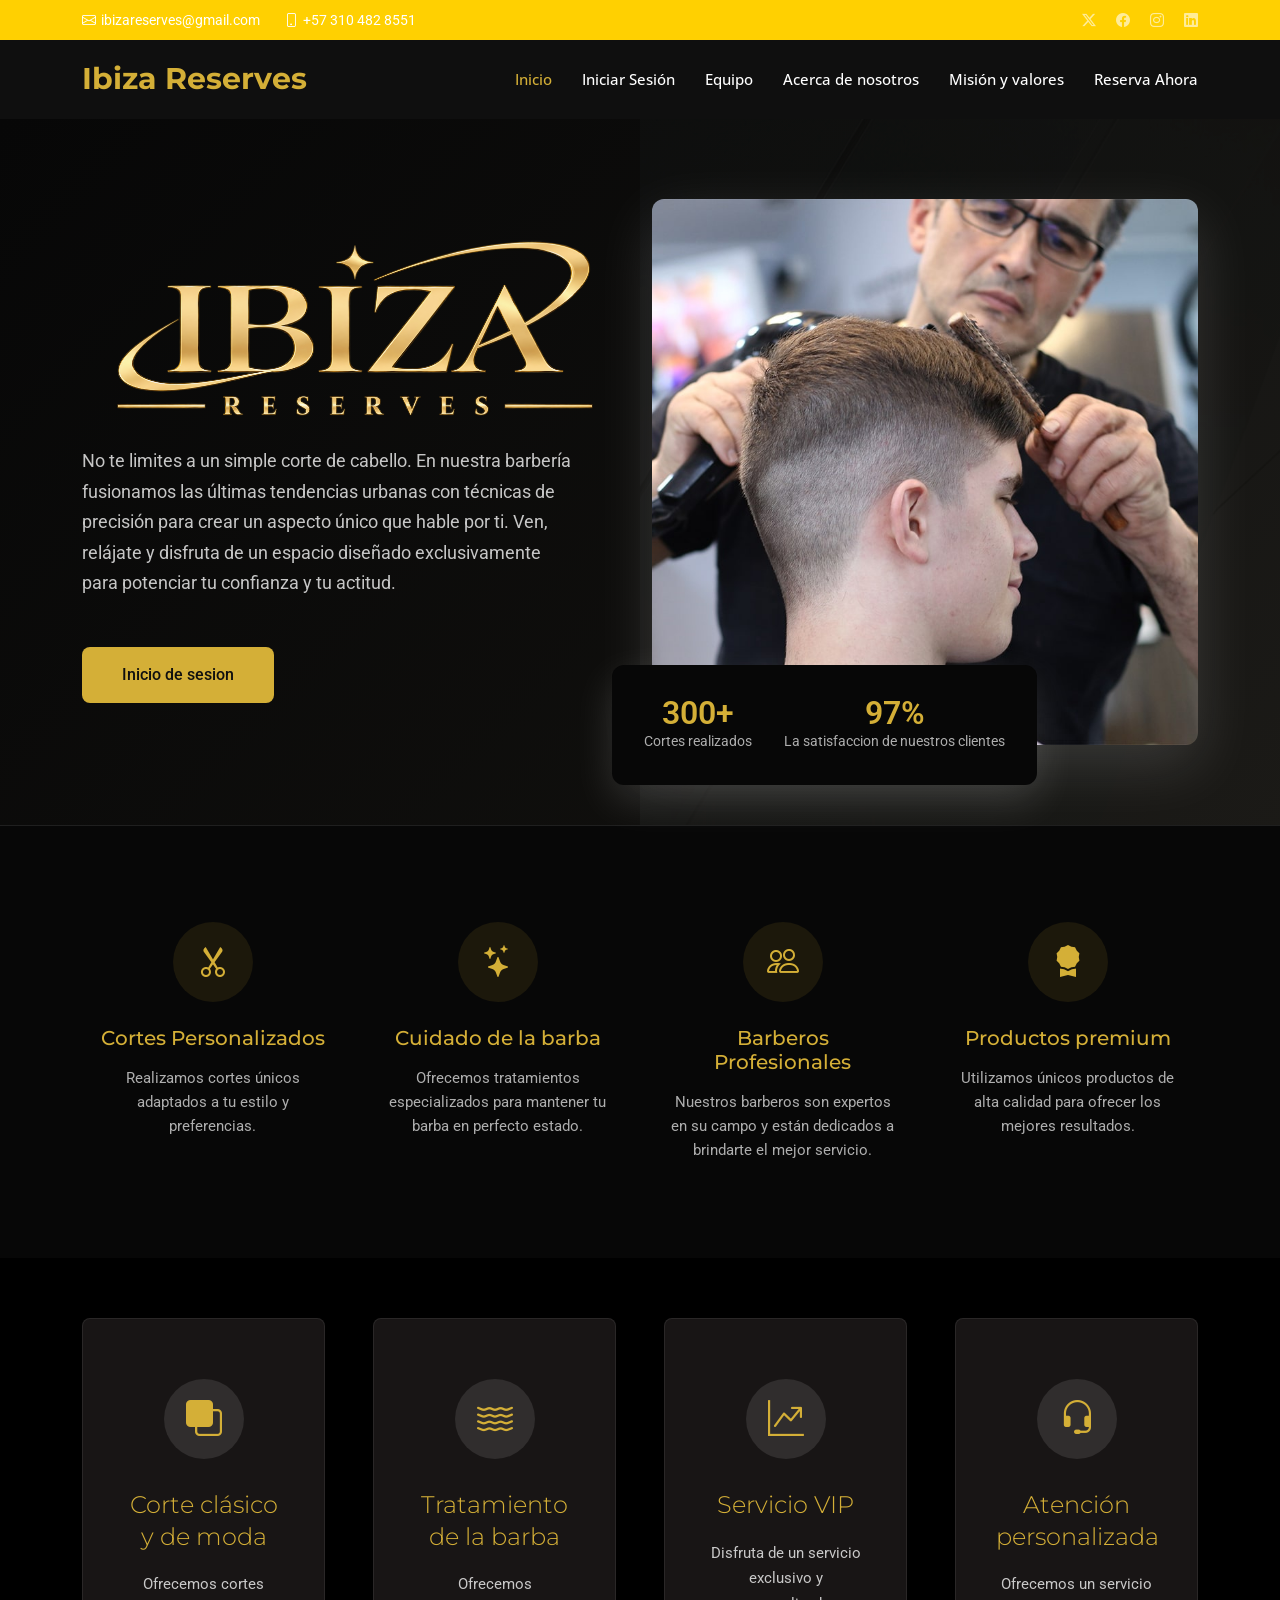
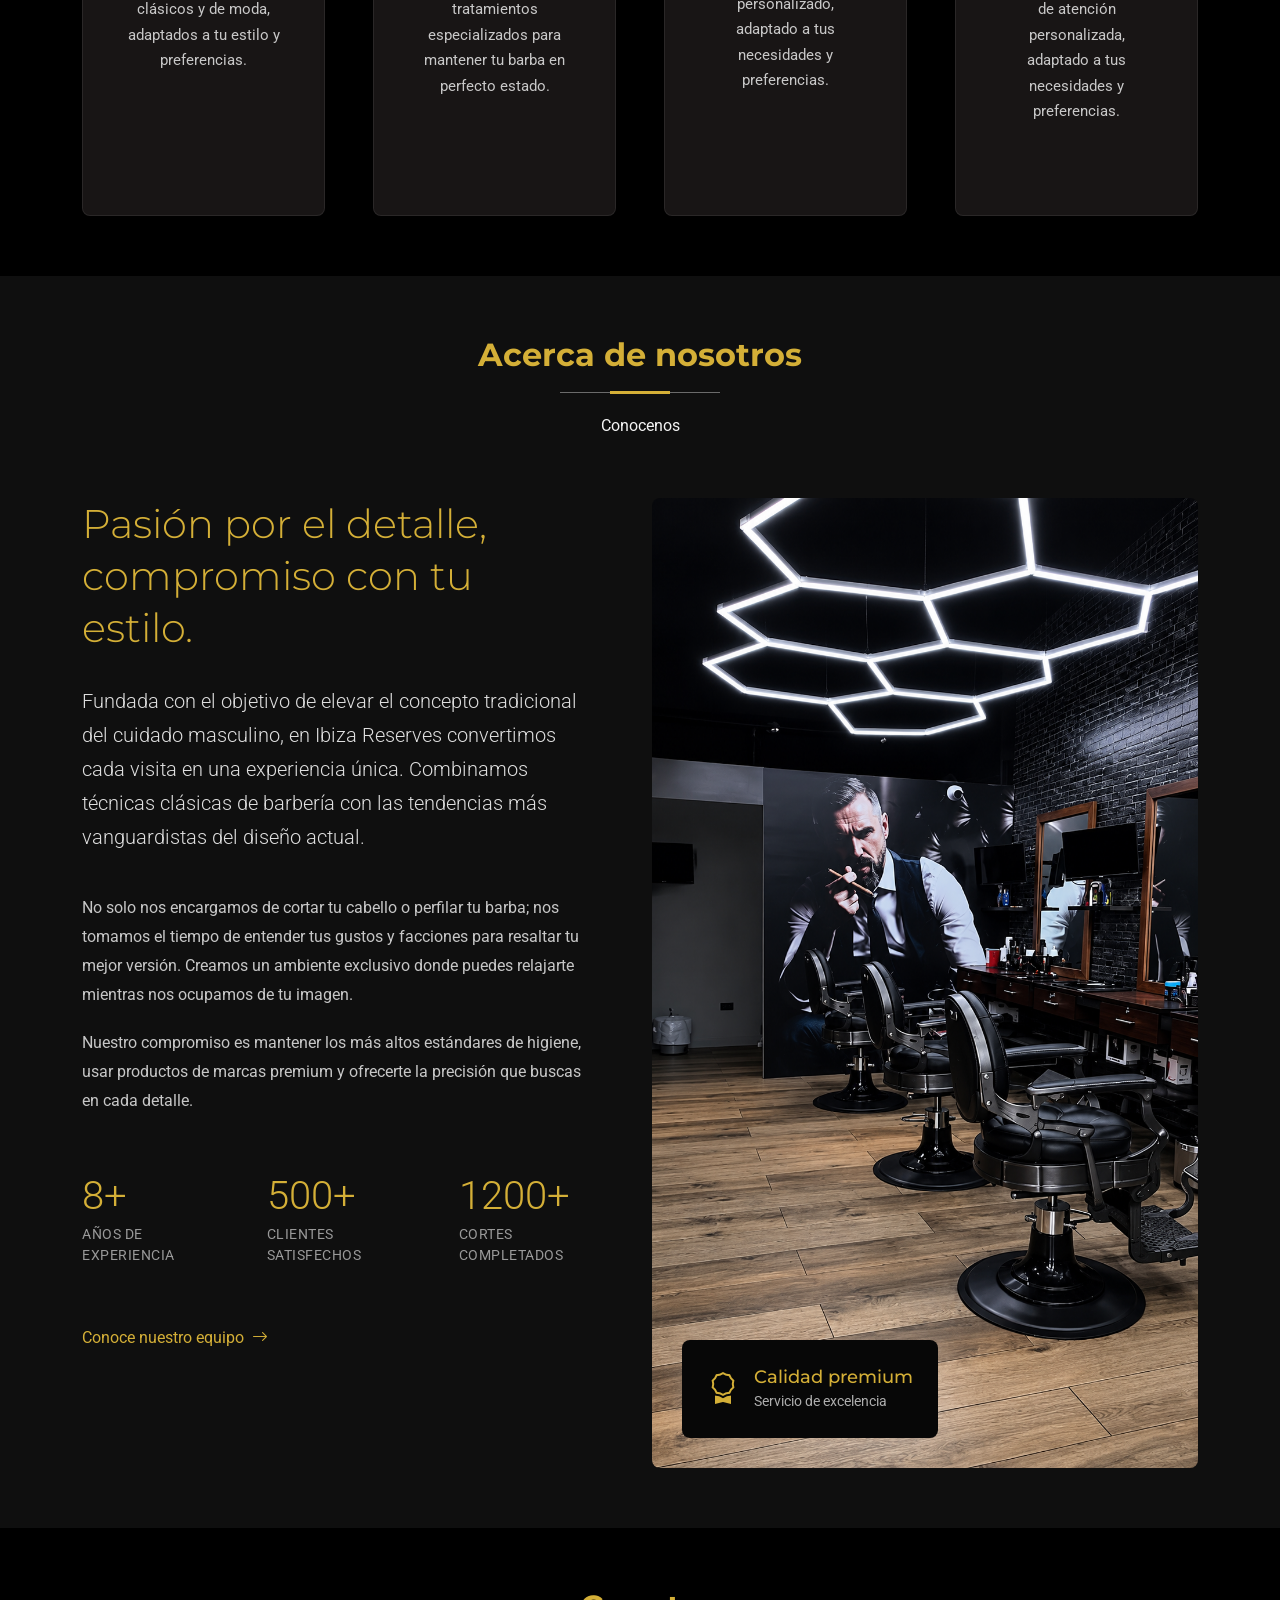
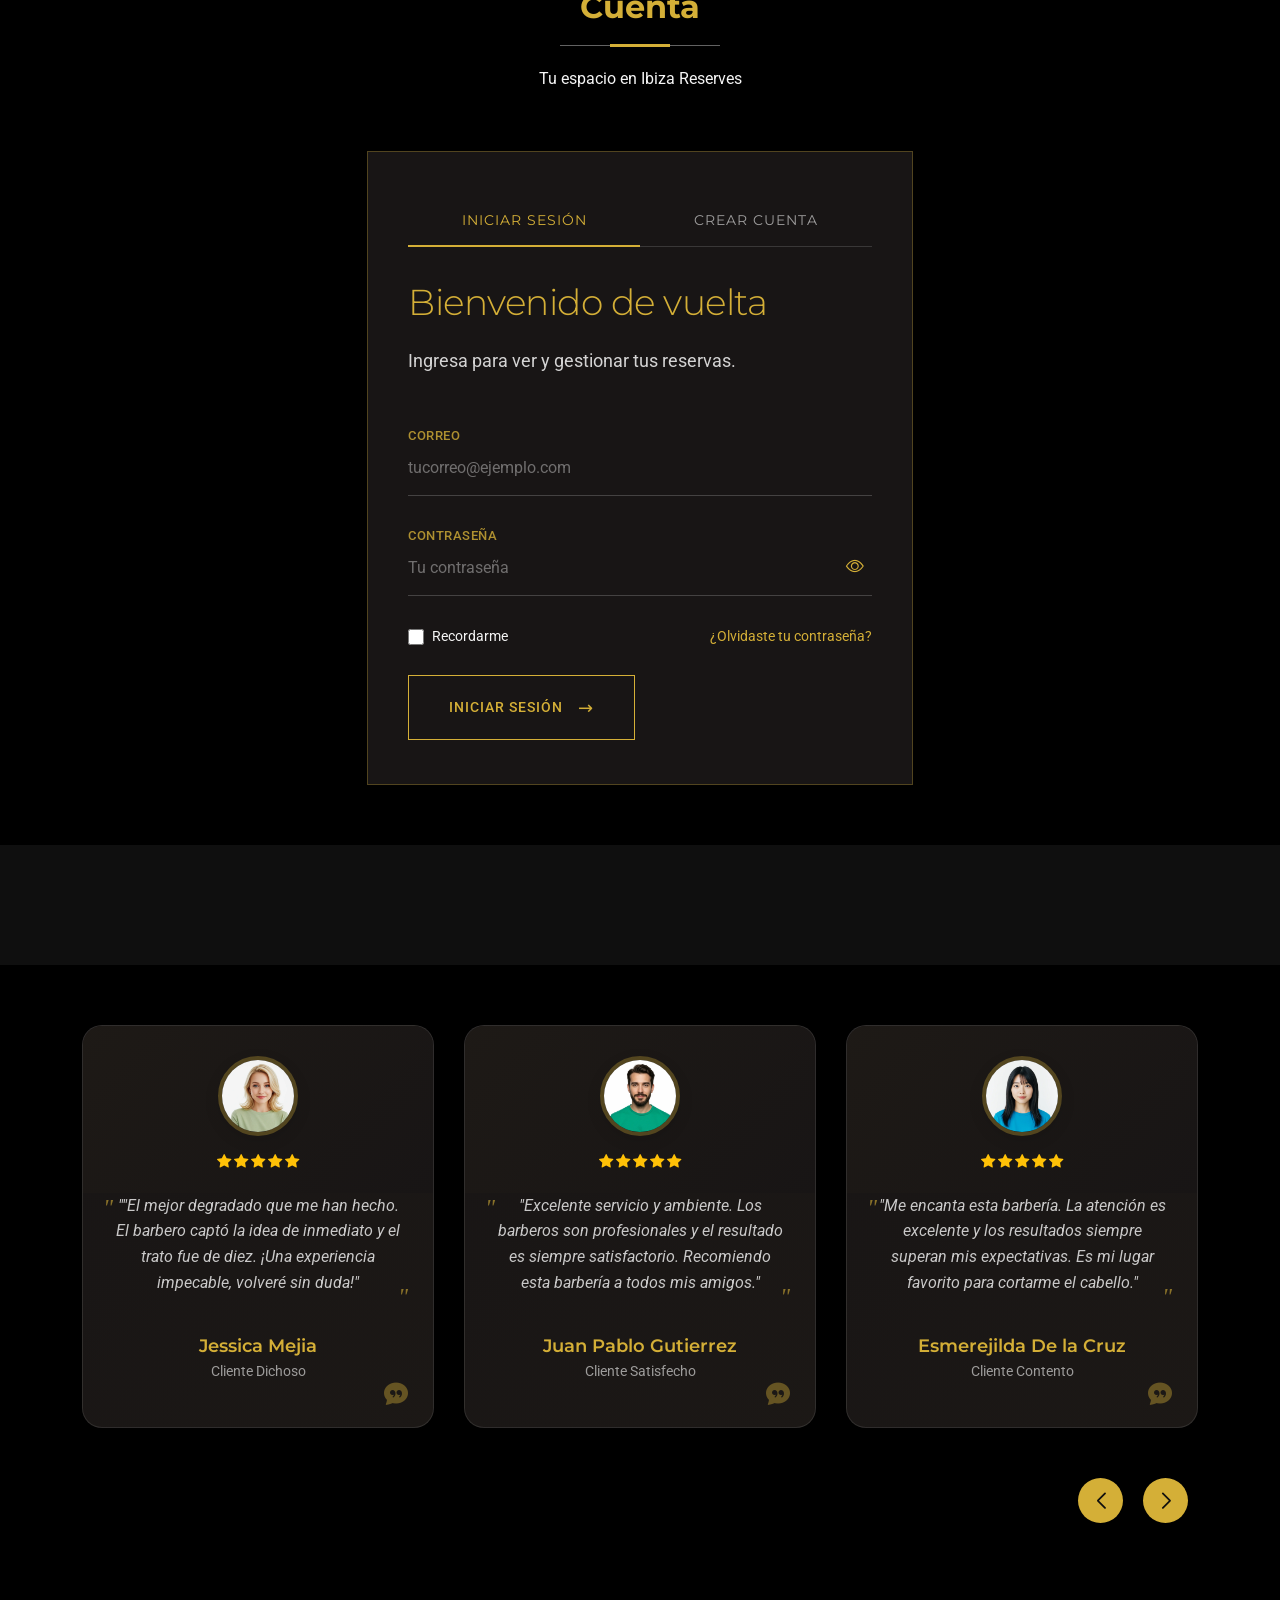
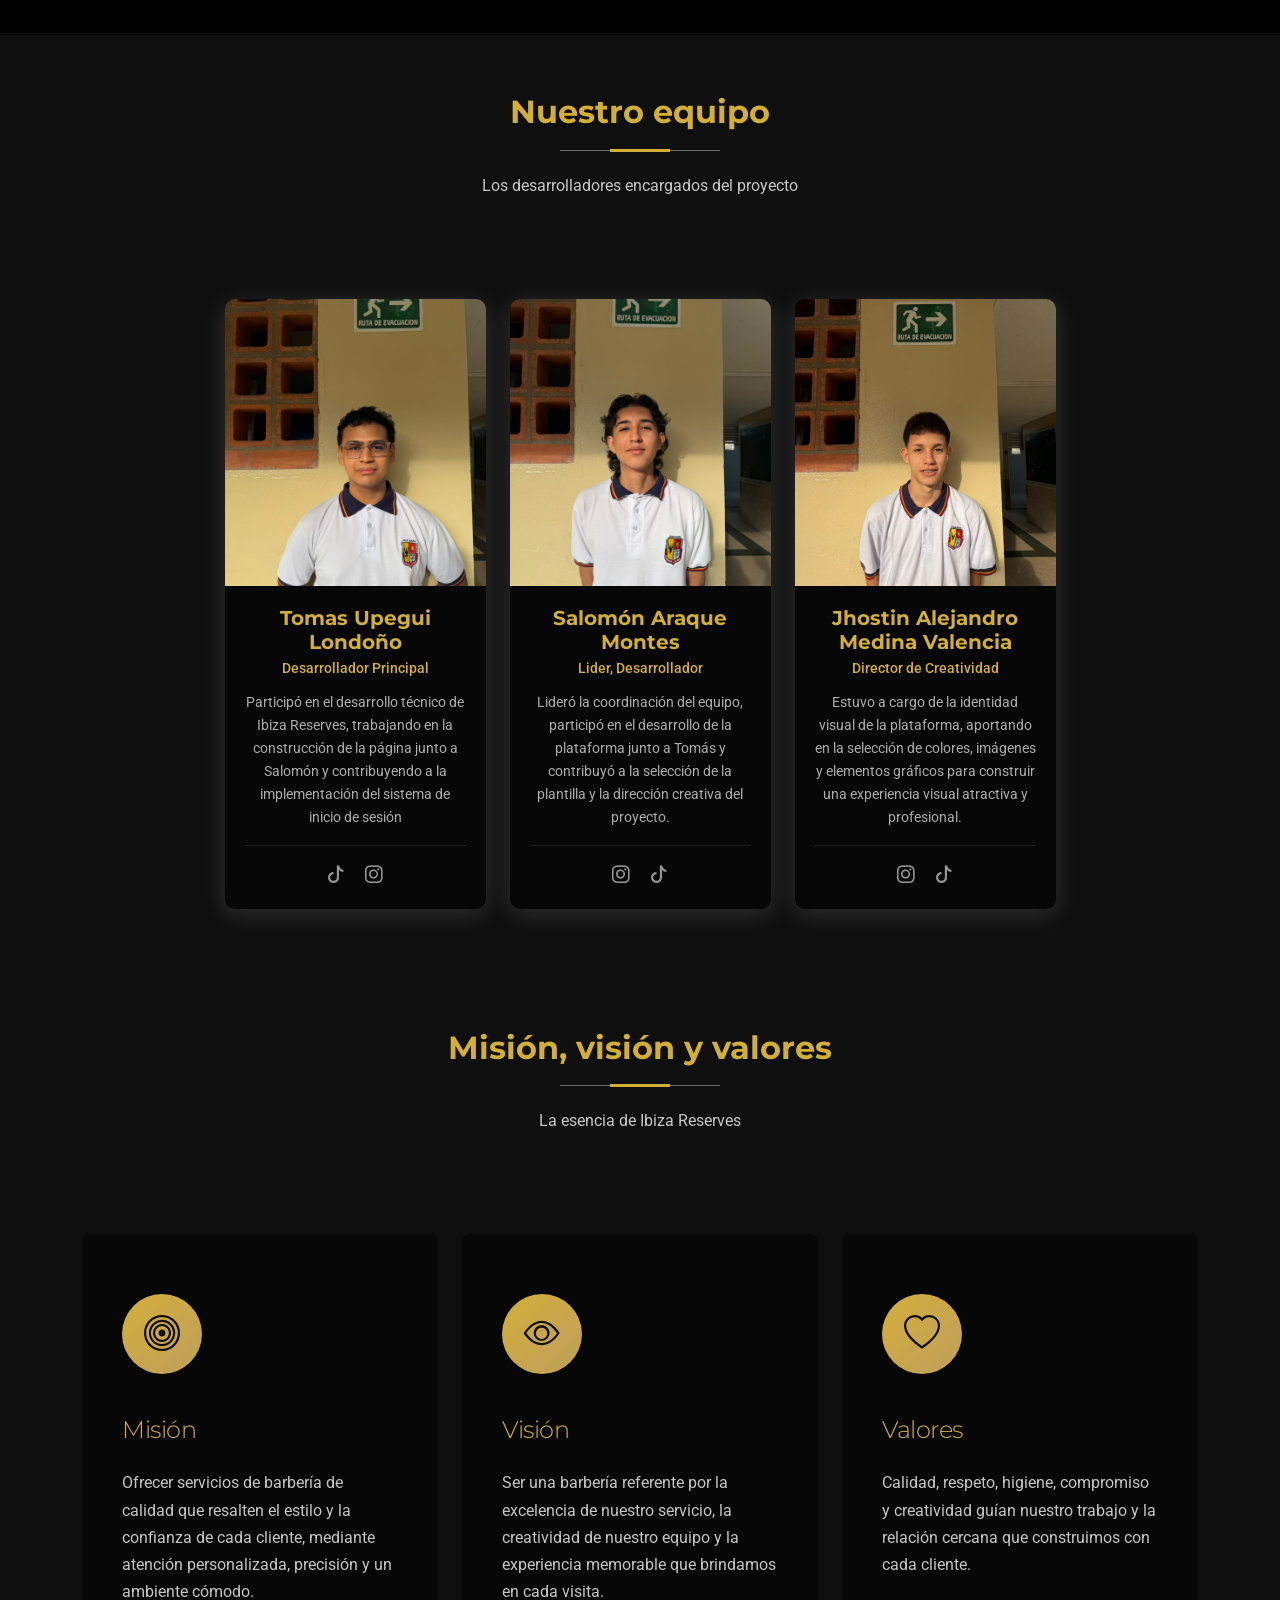
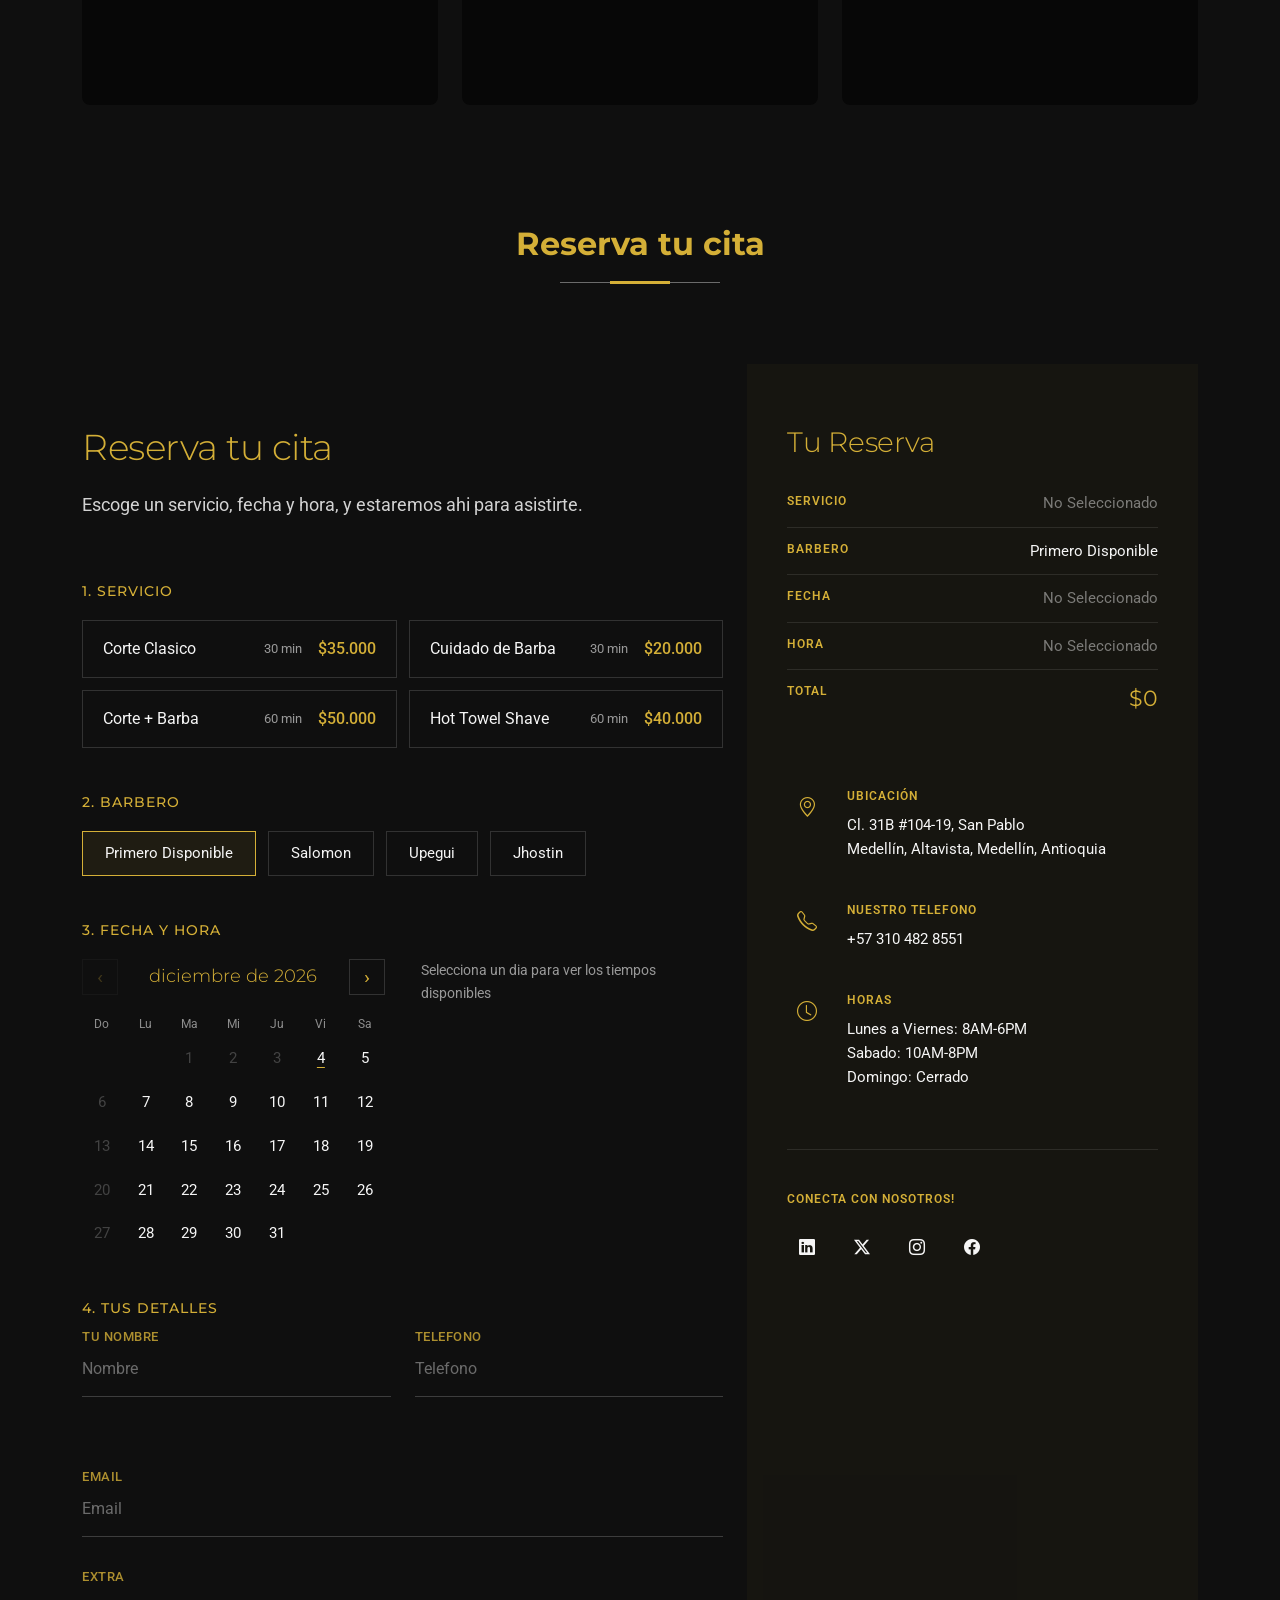
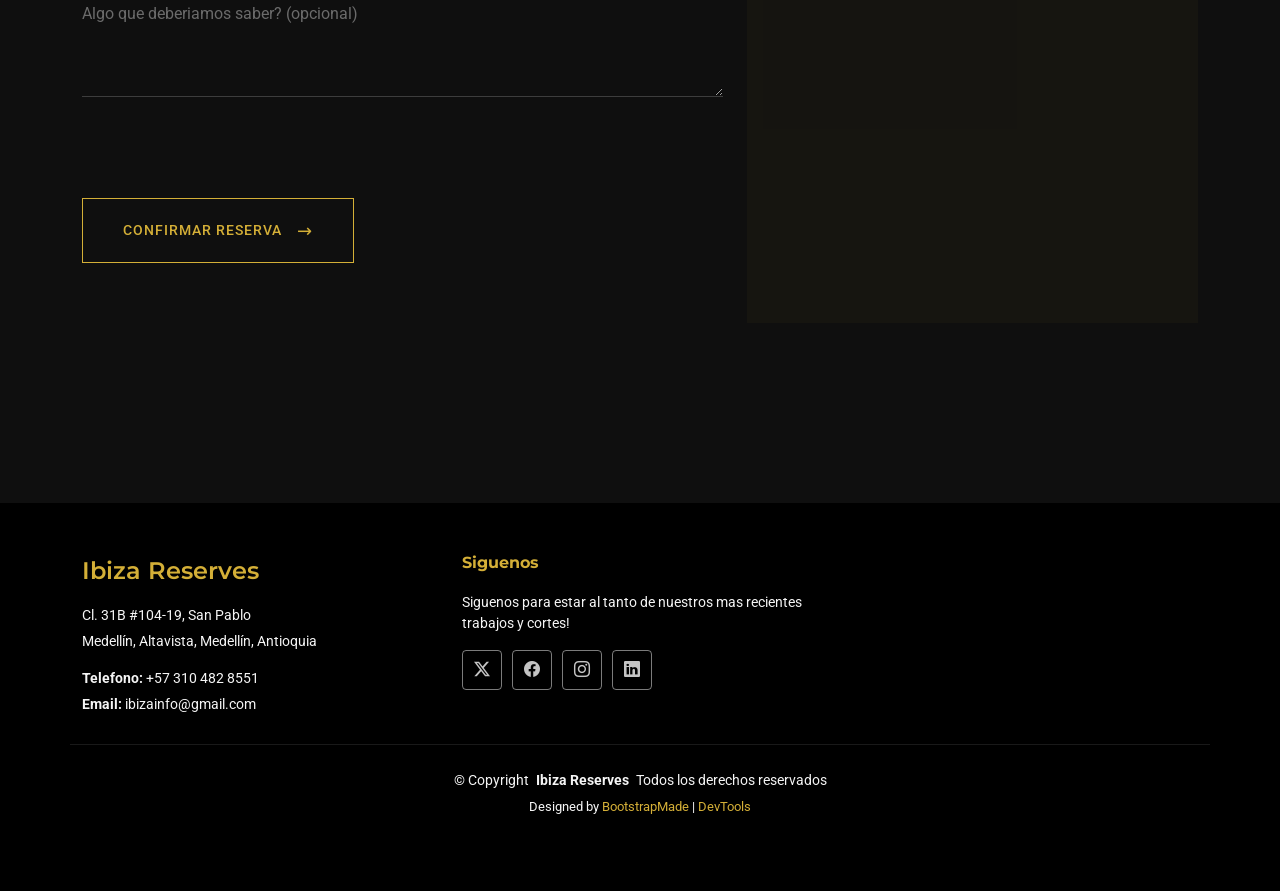
<file: index.html>
<!DOCTYPE html>
<html lang="en">

<head>
  <meta charset="utf-8">
  <meta content="width=device-width, initial-scale=1.0" name="viewport">
  <title>Ibiza Reserves</title>
  <meta name="description" content="">
  <meta name="keywords" content="">

  <!-- Favicons -->
  <link href="assets/img/favicon.png" rel="icon">
  <link href="assets/img/apple-touch-icon.png" rel="apple-touch-icon">

  <!-- Fonts -->
  <link href="https://fonts.googleapis.com" rel="preconnect">
  <link href="https://fonts.gstatic.com" rel="preconnect" crossorigin>
  <link href="https://fonts.googleapis.com/css2?family=Roboto:ital,wght@0,100;0,300;0,400;0,500;0,700;0,900;1,100;1,300;1,400;1,500;1,700;1,900&family=Open+Sans:ital,wght@0,300;0,400;0,500;0,600;0,700;0,800;1,300;1,400;1,500;1,600;1,700;1,800&family=Montserrat:ital,wght@0,100;0,200;0,300;0,400;0,500;0,600;0,700;0,800;0,900;1,100;1,200;1,300;1,400;1,500;1,600;1,700;1,800;1,900&display=swap" rel="stylesheet">

  <!-- Vendor CSS Files -->
  <link href="assets/vendor/bootstrap/css/bootstrap.min.css" rel="stylesheet">
  <link href="assets/vendor/bootstrap-icons/bootstrap-icons.css" rel="stylesheet">
  <link href="assets/vendor/aos/aos.css" rel="stylesheet">
  <link href="assets/vendor/glightbox/css/glightbox.min.css" rel="stylesheet">
  <link href="assets/vendor/swiper/swiper-bundle.min.css" rel="stylesheet">

  <!-- Main CSS File -->
  <link href="assets/css/main.css" rel="stylesheet">

  <!-- =======================================================
  * Template Name: CoreBiz
  * Template URL: https://bootstrapmade.com/corebiz-bootstrap-business-template/
  * Updated: Aug 30 2025 with Bootstrap v5.3.8
  * Author: BootstrapMade.com
  * License: https://bootstrapmade.com/license/
  ======================================================== -->
</head>

<body class="index-page">

  <header id="header" class="header sticky-top">

    <div class="topbar d-flex align-items-center dark-background">
      <div class="container d-flex justify-content-center justify-content-md-between">
        <div class="contact-info d-flex align-items-center">
          <i class="bi bi-envelope d-flex align-items-center"><a href="mailto:ibizareserves@gmail.com">ibizareserves@gmail.com</a></i>
          <i class="bi bi-phone d-flex align-items-center ms-4"><span>+57 310 482 8551</span></i>
        </div>
        <div class="social-links d-none d-md-flex align-items-center">
          <a href="#" class="twitter"><i class="bi bi-twitter-x"></i></a>
          <a href="#" class="facebook"><i class="bi bi-facebook"></i></a>
          <a href="#" class="instagram"><i class="bi bi-instagram"></i></a>
          <a href="#" class="linkedin"><i class="bi bi-linkedin"></i></a>
        </div>
      </div>
    </div><!-- End Top Bar -->

    <div class="branding d-flex align-items-cente">

      <div class="container position-relative d-flex align-items-center justify-content-between">
        <a href="index.html" class="logo d-flex align-items-center">
          <!-- Uncomment the line below if you also wish to use an image logo -->
          <!-- <img src="assets/img/logo.webp" alt=""> -->
          <h1 class="sitename">Ibiza Reserves</h1>
        </a>

        <nav id="navmenu" class="navmenu">
          <ul>
            <li><a href="#hero" class="active">Inicio</a></li>
       
            <li><a href="#login" id="navLogin">Iniciar Sesión</a></li>
            <li><a href="#team">Equipo</a></li>
            <li><a href="#about"><span>Acerca de nosotros</span></a></li>
            <li><a href="#mision-vision-valores">Misión y valores</a></li>
            <li><a href="#contact">Reserva Ahora</a></li>
          </ul>
          <i class="mobile-nav-toggle d-xl-none bi bi-list"></i>
        </nav>

      </div>

    </div>

  </header>

  <main class="main">

    <!-- Hero Section -->
    <section id="hero" class="hero section">

      <div class="hero-content">
        <div class="container">
          <div class="row align-items-center">
            <div class="col-lg-6" data-aos="fade-up" data-aos-delay="100">
              <div class="content">
               <img src="img/megalogo.png" alt="Ibiza Reserves" class="img-fluid mb-4">  
                <p>No te limites a un simple corte de cabello. En nuestra barbería fusionamos las últimas tendencias urbanas con técnicas de precisión para crear un aspecto único que hable por ti. Ven, relájate y disfruta de un espacio diseñado exclusivamente para potenciar tu confianza y tu actitud.</p>
                <div class="cta-group">
                  <a href="#login" class="btn-primary">Inicio de sesion</a>
                </div>
              </div>
            </div>
            <div class="col-lg-6" data-aos="fade-up" data-aos-delay="200">
              <div class="hero-image">
                <img src="assets/img/contact.jpg" alt="Corporate Business" class="img-fluid"> 
                <div class="floating-card" data-aos="fade-up" data-aos-delay="300">
                  <div class="card-content">
                    <div class="metric">
                      <span class="number">300+</span>
                      <span class="label">Cortes realizados

                      </span>
                    </div>
                    <div class="metric">
                      <span class="number">97%</span>
                      <span class="label">La satisfaccion de nuestros clientes</span>
                    </div>
                  </div>
                </div>
              </div>
            </div>
          </div>
        </div>

        <div class="hero-features">
          <div class="container">
            <div class="row">
              <div class="col-lg-3 col-md-6" data-aos="fade-up" data-aos-delay="100">
                <div class="feature-item">
                  <div class="icon">
                    <i class="bi bi-scissors"></i>
                  </div>
                  <h4>Cortes Personalizados</h4>
                  <p>Realizamos cortes únicos adaptados a tu estilo y preferencias.</p>
                </div>
              </div>
              <div class="col-lg-3 col-md-6" data-aos="fade-up" data-aos-delay="200">
                <div class="feature-item">
                  <div class="icon">
                    <i class="bi bi-stars"></i>
                  </div>
                  <h4>Cuidado de la barba</h4>
                  <p>Ofrecemos tratamientos especializados para mantener tu barba en perfecto estado.</p>
                </div>
              </div>
              <div class="col-lg-3 col-md-6" data-aos="fade-up" data-aos-delay="300">
                <div class="feature-item">
                  <div class="icon">
                    <i class="bi bi-people"></i>
                  </div>
                  <h4>Barberos Profesionales</h4>
                  <p>Nuestros barberos son expertos en su campo y están dedicados a brindarte el mejor servicio.</p>
                </div>
              </div>
              <div class="col-lg-3 col-md-6" data-aos="fade-up" data-aos-delay="400">
                <div class="feature-item">
                  <div class="icon">
                    <i class="bi bi-award-fill"></i>
                  </div>
                  <h4>Productos premium</h4>
                  <p>Utilizamos únicos productos de alta calidad para ofrecer los mejores resultados.</p>
                </div>
              </div>
            </div>
          </div>
        </div>

      </div>

    </section><!-- /Hero Section -->

    <!-- Featured Services Section -->
    <section id="featured-services" class="featured-services section light-background">

      <div class="container" data-aos="fade-up" data-aos-delay="100">

        <div class="row g-5">

          <div class="col-lg-3 col-md-6" data-aos="fade-up" data-aos-delay="200">
            <div class="service-item">
              <div class="service-icon">
                <i class="bi bi-front"></i>
              </div>
              <h3>Corte clásico y de moda</h3>
              <p>Ofrecemos cortes clásicos y de moda, adaptados a tu estilo y preferencias.</p>
            </div>
          </div><!-- End Service Item -->

          <div class="col-lg-3 col-md-6" data-aos="fade-up" data-aos-delay="300">
            <div class="service-item">
              <div class="service-icon">
                <i class="bi bi-water"></i>
              </div>
              <h3>Tratamiento de la barba</h3>
              <p>Ofrecemos tratamientos especializados para mantener tu barba en perfecto estado.</p>
            </div>
          </div><!-- End Service Item -->

          <div class="col-lg-3 col-md-6" data-aos="fade-up" data-aos-delay="400">
            <div class="service-item">
              <div class="service-icon">
                <i class="bi bi-graph-up-arrow"></i>
              </div>
              <h3>Servicio VIP</h3>
              <p>Disfruta de un servicio exclusivo y personalizado, adaptado a tus necesidades y preferencias.</p>
            </div>
          </div><!-- End Service Item -->

          <div class="col-lg-3 col-md-6" data-aos="fade-up" data-aos-delay="500">
            <div class="service-item">
              <div class="service-icon">
                <i class="bi bi-headset"></i>
              </div>
              <h3>Atención personalizada</h3>
              <p>Ofrecemos un servicio de atención personalizada, adaptado a tus necesidades y preferencias.</p>
            </div>
          </div><!-- End Service Item -->

        </div>

      </div>

    </section><!-- /Featured Services Section -->

    <!-- About Section --> 
    <section id="about" class="about section">


      <!-- Section Title -->



      <div class="container section-title" data-aos="fade-up">
        <h2>Acerca de nosotros</h2>
        <p>Conocenos</p>
      </div><!-- End Section Title -->

      <div class="container" data-aos="fade-up" data-aos-delay="100">

        <div class="row">
          <div class="col-lg-6" data-aos="fade-right" data-aos-delay="200">
            <div class="content">
              <h2>Pasión por el detalle, compromiso con tu estilo.</h2>
              <p class="lead">Fundada con el objetivo de elevar el concepto tradicional del cuidado masculino, en Ibiza Reserves convertimos cada visita en una experiencia única. Combinamos técnicas clásicas de barbería con las tendencias más vanguardistas del diseño actual.</p>

              <div class="description">
                <p>No solo nos encargamos de cortar tu cabello o perfilar tu barba; nos tomamos el tiempo de entender tus gustos y facciones para resaltar tu mejor versión. Creamos un ambiente exclusivo donde puedes relajarte mientras nos ocupamos de tu imagen.</p>

                <p>Nuestro compromiso es mantener los más altos estándares de higiene, usar productos de marcas premium y ofrecerte la precisión que buscas en cada detalle.</p>
              </div>

              <div class="stats-row">
                <div class="stat-item" data-aos="fade-up" data-aos-delay="300">
                  <div class="stat-number">
                    <span data-purecounter-start="0" data-purecounter-end="8" data-purecounter-duration="1" class="purecounter"></span>+
                  </div>
                  <div class="stat-label">Años De Experiencia</div>
                </div>

                <div class="stat-item" data-aos="fade-up" data-aos-delay="400">
                  <div class="stat-number">
                    <span data-purecounter-start="0" data-purecounter-end="500" data-purecounter-duration="1" class="purecounter"></span>+
                  </div>
                  <div class="stat-label">Clientes satisfechos</div>
                </div>

                <div class="stat-item" data-aos="fade-up" data-aos-delay="500">
                  <div class="stat-number">
                    <span data-purecounter-start="0" data-purecounter-end="1200" data-purecounter-duration="1" class="purecounter"></span>+
                  </div>
                  <div class="stat-label">Cortes completados</div>
                </div>
              </div><!-- End Stats Row -->

              <div class="cta-section" data-aos="fade-up" data-aos-delay="300">
                <a href="#team" class="btn-link">Conoce nuestro equipo <i class="bi bi-arrow-right"></i></a>
              </div>
            </div>
          </div>

          <div class="col-lg-6" data-aos="fade-left" data-aos-delay="200">
            <div class="image-container">
              <img src="assets/img/images.png" alt="About Us" class="img-fluid">
              <div class="image-overlay">
                <div class="overlay-content">
                  <i class="bi bi-award"></i>
                  <div class="overlay-text">
                    <h4>Calidad premium</h4>
                    <p>Servicio de excelencia</p>
                  </div>
                </div>
              </div>
            </div>
          </div>
        </div>

      </div>

    </section><!-- /About Section -->

   

    <!-- Login Section  -->
    <section id="login" class="contact login section light-background">

      <div class="container section-title" data-aos="fade-up">
        <h2>Cuenta</h2>
        <p>Tu espacio en Ibiza Reserves</p>
      </div><!-- End Section Title -->

      <div class="container" data-aos="fade-up" data-aos-delay="100">
        <div class="row justify-content-center">
          <div class="col-lg-6 col-md-9">
            <div class="contact-form-container">

              <!-- sin sesion -->
              <div id="authGuest">
                <div class="auth-tabs" role="tablist">
                  <button type="button" class="auth-tab is-active" id="tabLogin" role="tab" aria-selected="true" data-mode="login">Iniciar sesión</button>
                  <button type="button" class="auth-tab" id="tabSignup" role="tab" aria-selected="false" data-mode="signup">Crear cuenta</button>
                </div>

                <div class="form-intro">
                  <h2 id="authTitle">Bienvenido de vuelta</h2>
                  <p id="authSubtitle">Ingresa para ver y gestionar tus reservas.</p>
                </div>

                <form id="loginForm" class="contact-form" novalidate>
                  <div class="form-field" id="nameField" hidden>
                    <input type="text" name="name" class="form-input" id="authName" placeholder="Tu nombre" autocomplete="name">
                    <label for="authName" class="field-label">Nombre</label>
                  </div>

                  <div class="form-field">
                    <input type="email" name="email" class="form-input" id="authEmail" placeholder="tucorreo@ejemplo.com" autocomplete="email" required>
                    <label for="authEmail" class="field-label">Correo</label>
                  </div>

                  <div class="form-field">
                    <input type="password" name="password" class="form-input" id="authPass" placeholder="Tu contraseña" autocomplete="current-password" required minlength="6">
                    <label for="authPass" class="field-label">Contraseña</label>
                    <button type="button" class="pass-toggle" id="passToggle" aria-label="Mostrar contraseña"><i class="bi bi-eye"></i></button>
                  </div>

                  <div class="auth-row" id="authExtras">
                    <label class="auth-check"><input type="checkbox" id="authRemember"> <span>Recordarme</span></label>
                    <a href="#login" id="forgotLink">¿Olvidaste tu contraseña?</a>
                  </div>

                  <div class="auth-msg" id="authMsg" role="alert" hidden></div>

                  <button type="submit" class="send-button" id="authSubmit">
                    <span id="authSubmitText">Iniciar sesión</span>
                    <span class="button-arrow">→</span>
                  </button>
                </form>
              </div>

              <!-- con sesion -->
              <div id="authUser" class="auth-user" hidden>
                <div class="auth-avatar"><i class="bi bi-person"></i></div>
                <h2>Hola, <span id="userName">cliente</span></h2>
                <p id="userEmail"></p>
                <div class="auth-actions">
                  <a href="#contact" class="send-button">Reservar ahora <span class="button-arrow">→</span></a>
                  <button type="button" class="send-button" id="logoutBtn">Cerrar sesión</button>
                </div>
              </div>

            </div>
          </div>
        </div>
      </div>

    </section><!-- /Login Section -->

   

 

        </div>

      </div>

    </section><!-- /Clients Section -->

    <!-- Services Section -->
    <section id="services" class="services section">

    

    <!-- Testimonials Section -->
    <section id="testimonials" class="testimonials section light-background">

      <div class="container" data-aos="fade-up" data-aos-delay="100">

        <div class="testimonial-slider swiper init-swiper">
          <script type="application/json" class="swiper-config">
            {
              "loop": true,
              "speed": 600,
              "autoplay": {
                "delay": 4000
              },
              "slidesPerView": 1,
              "spaceBetween": 30,
              "navigation": {
                "nextEl": ".swiper-button-next",
                "prevEl": ".swiper-button-prev"
              },
              "breakpoints": {
                "768": {
                  "slidesPerView": 2
                },
                "1200": {
                  "slidesPerView": 3
                }
              }
            }
          </script>

          <div class="swiper-wrapper">

            <!-- Testimonial Slide 1 -->
            <div class="swiper-slide">
              <div class="testimonial-item" data-aos="zoom-in" data-aos-delay="200">
                <div class="testimonial-header">
                  <img src="assets/img/person/person-f-12.webp" alt="Client" class="img-fluid" loading="lazy">
                  <div class="rating">
                    <i class="bi bi-star-fill"></i>
                    <i class="bi bi-star-fill"></i>
                    <i class="bi bi-star-fill"></i>
                    <i class="bi bi-star-fill"></i>
                    <i class="bi bi-star-fill"></i>
                  </div>
                </div>
                <div class="testimonial-body">
                  <p>""El mejor degradado que me han hecho. El barbero captó la idea de inmediato y el trato fue de diez. ¡Una experiencia impecable, volveré sin duda!"</p>


                </div>
                <div class="testimonial-footer">
                  <h5>Jessica Mejia</h5>
                  <span>Cliente Dichoso</span>
                  <div class="quote-icon">
                    <i class="bi bi-chat-quote-fill"></i>
                  </div>
                </div>
              </div>
            </div><!-- End Testimonial Slide -->

            <!-- Testimonial Slide 2 -->
            <div class="swiper-slide">
              <div class="testimonial-item" data-aos="zoom-in" data-aos-delay="300">
                <div class="testimonial-header">
                  <img src="assets/img/person/person-m-8.webp" alt="Client" class="img-fluid" loading="lazy">
                  <div class="rating">
                    <i class="bi bi-star-fill"></i>
                    <i class="bi bi-star-fill"></i>
                    <i class="bi bi-star-fill"></i>
                    <i class="bi bi-star-fill"></i>
                    <i class="bi bi-star-fill"></i>
                  </div>
                </div>
                <div class="testimonial-body">
                  <p>"Excelente servicio y ambiente. Los barberos son profesionales y el resultado es siempre satisfactorio. Recomiendo esta barbería a todos mis amigos."</p>
                </div>
                <div class="testimonial-footer">
                  <h5>Juan Pablo Gutierrez</h5>
                  <span>Cliente Satisfecho</span>
                  <div class="quote-icon">
                    <i class="bi bi-chat-quote-fill"></i>
                  </div>
                </div>
              </div>
            </div><!-- End Testimonial Slide -->

            <!-- Testimonial Slide 3 -->
            <div class="swiper-slide">
              <div class="testimonial-item" data-aos="zoom-in" data-aos-delay="400">
                <div class="testimonial-header">
                  <img src="assets/img/person/person-f-6.webp" alt="Client" class="img-fluid" loading="lazy">
                  <div class="rating">
                    <i class="bi bi-star-fill"></i>
                    <i class="bi bi-star-fill"></i>
                    <i class="bi bi-star-fill"></i>
                    <i class="bi bi-star-fill"></i>
                    <i class="bi bi-star-fill"></i>
                  </div>
                </div>
                <div class="testimonial-body">
                  <p>"Me encanta esta barbería. La atención es excelente y los resultados siempre superan mis expectativas. Es mi lugar favorito para cortarme el cabello."</p>
                </div>
                <div class="testimonial-footer">
                  <h5>Esmerejilda De la Cruz</h5>
                  <span>Cliente Contento</span>
                  <div class="quote-icon">
                    <i class="bi bi-chat-quote-fill"></i>
                  </div>
                </div>
              </div>
            </div><!-- End Testimonial Slide -->

            <!-- Testimonial Slide 4 -->
            <div class="swiper-slide">
              <div class="testimonial-item" data-aos="zoom-in" data-aos-delay="500">
                <div class="testimonial-header">
                  <img src="assets/img/person/person-m-12.webp" alt="Client" class="img-fluid" loading="lazy">
                  <div class="rating">
                    <i class="bi bi-star-fill"></i>
                    <i class="bi bi-star-fill"></i>
                    <i class="bi bi-star-fill"></i>
                    <i class="bi bi-star-fill"></i>
                    <i class="bi bi-star-fill"></i>
                  </div>
                </div>
                <div class="testimonial-body">
                  <p>"El mejor servicio de barbería que he tenido. Los barberos son muy profesionales y el ambiente es increíble. ¡Definitivamente mi nueva barbería favorita!"</p>
                </div>
                <div class="testimonial-footer">
                  <h5>Ryan Castro</h5>
                  <span>Cliente Encantado</span>
                  <div class="quote-icon">
                    <i class="bi bi-chat-quote-fill"></i>
                  </div>
                </div>
              </div>
            </div><!-- End Testimonial Slide -->

            <!-- Testimonial Slide 5 -->
            <div class="swiper-slide">
              <div class="testimonial-item" data-aos="zoom-in" data-aos-delay="600">
                <div class="testimonial-header">
                  <img src="assets/img/person/person-f-10.webp" alt="Client" class="img-fluid" loading="lazy">
                  <div class="rating">
                    <i class="bi bi-star-fill"></i>
                    <i class="bi bi-star-fill"></i>
                    <i class="bi bi-star-fill"></i>
                    <i class="bi bi-star-fill"></i>
                    <i class="bi bi-star-fill"></i>
                  </div>
                </div>
                <div class="testimonial-body">
                  <p>"Un ambiente increíble, súper moderno y con una atención impecable de principio a fin. Los barberos son muy detallistas y amables. ¡Recomendadísimo!"</p>
                </div>
                <div class="testimonial-footer">
                  <h5>Ana Sofia Mendoza</h5>
                  <span>Cliente Complacida</span>
                  <div class="quote-icon">
                    <i class="bi bi-chat-quote-fill"></i>
                  </div>
                </div>
              </div>
            </div><!-- End Testimonial Slide -->

          </div>

          <div class="swiper-navigation">
            <div class="swiper-button-prev"></div>
            <div class="swiper-button-next"></div>
          </div>

        </div>

      </div>

    </section><!-- /Testimonials Section -->


    <!-- Team Section -->
    <section id="team" class="team section">

      <!-- Section Title -->
      <div class="container section-title" data-aos="fade-up">
        <h2>Nuestro equipo</h2>
        <p>Los desarrolladores encargados del proyecto</p>
      </div><!-- End Section Title -->

      <div class="container" data-aos="fade-up" data-aos-delay="100">

        <div class="row gy-4 justify-content-center">

          <div class="col-lg-3 col-md-6" data-aos="fade-up" data-aos-delay="100">
            <div class="member-card">
              <div class="member-image-wrapper">
                <img src="assets/img/superupegui.jpeg" class="img-fluid" alt="Team Member">
              </div>
              <div class="member-content">
                <h4 class="member-name">Tomas Upegui Londoño</h4>
                <span class="member-role">Desarrollador Principal</span>
                <p class="member-bio">Participó en el desarrollo técnico de Ibiza Reserves, trabajando en la construcción de la página junto a Salomón y contribuyendo a la implementación del sistema de inicio de sesión</p>
                <div class="member-socials">
                  <a href="https://www.tiktok.com/@asulitoelbonito?_r=1&_t=ZS-9B8rVhYZpxK"><i class="bi bi-tiktok"></i></a>
                  <a href="https://www.instagram.com/asulitoelbonit0/?hl=es"><i class="bi bi-instagram"></i></a>
                </div>
              </div>
            </div>
          </div><!-- End Team Member -->

          <div class="col-lg-3 col-md-6" data-aos="fade-up" data-aos-delay="200">
            <div class="member-card">
              <div class="member-image-wrapper">
                <img src="assets/img/superaraque.jpeg" class="img-fluid" alt="Team Member">
              </div>
              <div class="member-content">
                <h4 class="member-name">Salomón Araque Montes</h4>
                <span class="member-role">Lider, Desarrollador</span>
                <p class="member-bio">Lideró la coordinación del equipo, participó en el desarrollo de la plataforma junto a Tomás y contribuyó a la selección de la plantilla y la dirección creativa del proyecto.</p>
                <div class="member-socials">
                  <a href="https://www.instagram.com/_saloaraquem?rpxt=MW9hYTkyOHRpczJvcQ==" target="_blank" rel="noopener noreferrer"><i class="bi bi-instagram"></i></a>
                  <a href="https://www.tiktok.com/@076__araquem" target="_blank" rel="noopener noreferrer"><i class="bi bi-tiktok"></i></a>
                </div>
              </div>
            </div>
          </div><!-- End Team Member -->

          <div class="col-lg-3 col-md-6" data-aos="fade-up" data-aos-delay="300">
            <div class="member-card">
              <div class="member-image-wrapper">
                <img src="assets/img/supervalencia.jpeg" class="img-fluid" alt="Team Member">
              </div>
              <div class="member-content">
                <h4 class="member-name">Jhostin Alejandro Medina Valencia </h4>
                <span class="member-role">Director de Creatividad</span>
                <p class="member-bio">Estuvo a cargo de la identidad visual de la plataforma, aportando en la selección de colores, imágenes y elementos gráficos para construir una experiencia visual atractiva y profesional.</p>
                <div class="member-socials">
                  <a href="https://www.instagram.com/valencia777__?cplk=MXgzYjd3aGg0aGY0YQ==" target="_blank" rel="noopener noreferrer"><i class="bi bi-instagram"></i></a>
                  <a href="https://www.tiktok.com/@valencia777___?_r=1&_t=ZS-9BAK1bSmqME" target="_blank" rel="noopener noreferrer"><i class="bi bi-tiktok"></i></a>
                </div>
              </div>
            </div>
          </div><!-- End Team Member -->
        </div>
      </div>

    </section><!-- /Team Section -->


 <!-- Mission, Vision and Values Section -->
    <section id="mision-vision-valores" class="section">
      <div class="container section-title" data-aos="fade-up">
        <h2>Misión, visión y valores</h2>
        <p>La esencia de Ibiza Reserves</p>
      </div>

      <div class="container" data-aos="fade-up" data-aos-delay="100">
        <div class="row gy-4">
          <div class="col-lg-4 col-md-6">
            <div class="service-item h-100">
              <div class="service-icon"><i class="bi bi-bullseye"></i></div>
              <h3>Misión</h3>
              <p>Ofrecer servicios de barbería de calidad que resalten el estilo y la confianza de cada cliente, mediante atención personalizada, precisión y un ambiente cómodo.</p>
            </div>
          </div>
          <div class="col-lg-4 col-md-6">
            <div class="service-item h-100">
              <div class="service-icon"><i class="bi bi-eye"></i></div>
              <h3>Visión</h3>
              <p>Ser una barbería referente por la excelencia de nuestro servicio, la creatividad de nuestro equipo y la experiencia memorable que brindamos en cada visita.</p>
            </div>
          </div>
          <div class="col-lg-4 col-md-6">
            <div class="service-item h-100">
              <div class="service-icon"><i class="bi bi-heart"></i></div>
              <h3>Valores</h3>
              <p>Calidad, respeto, higiene, compromiso y creatividad guían nuestro trabajo y la relación cercana que construimos con cada cliente.</p>
            </div>
          </div>
        </div>
      </div>
    </section><!-- /Mission, Vision and Values Section -->
    

    <!-- Contact Section (Booking) -->
    <section id="contact" class="contact booking section">
      <!-- Section Title -->
      <div class="container section-title" data-aos="fade-up">
        <h2>Reserva tu cita</h2>
      </div><!-- End Section Title -->

      <div class="container" data-aos="fade-up" data-aos-delay="100">
        <div class="row align-items-stretch">
          <div class="col-lg-7 order-lg-1 order-2">
            <div class="contact-form-container">
              <div class="form-intro">
                <h2>Reserva tu cita</h2>
                <p>Escoge un servicio, fecha y hora, y estaremos ahi para asistirte.</p>
              </div>

              <form id="bookingForm" class="booking-form contact-form" novalidate>

                <fieldset class="booking-step">
                  <legend>1. Servicio</legend>
                  <div class="opt-list">
                    <label class="opt"><input type="radio" name="service" value="Corte Clasico" data-price="35.000" data-min="30"><span class="opt-body"><span class="opt-name">Corte Clasico</span><span class="opt-meta">30 min</span><span class="opt-price">$35.000</span></span></label>
                    <label class="opt"><input type="radio" name="service" value="Cuidado de Barba" data-price="20.000" data-min="30"><span class="opt-body"><span class="opt-name">Cuidado de Barba</span><span class="opt-meta">30 min</span><span class="opt-price">$20.000</span></span></label>
                    <label class="opt"><input type="radio" name="service" value="Corte + Barba" data-price="50.000" data-min="60"><span class="opt-body"><span class="opt-name">Corte + Barba</span><span class="opt-meta">60 min</span><span class="opt-price">$50.000</span></span></label>
                    <label class="opt"><input type="radio" name="service" value="Hot Towel Shave" data-price="40.000" data-min="60"><span class="opt-body"><span class="opt-name">Hot Towel Shave</span><span class="opt-meta">60 min</span><span class="opt-price">$40.000</span></span></label>
                  </div>
                </fieldset>

                <fieldset class="booking-step">
                  <legend>2. Barbero</legend>
                  <div class="chip-list">
                    <label class="opt chip"><input type="radio" name="barber" value="Primero Disponible" checked><span class="opt-body">Primero Disponible</span></label>
                    <label class="opt chip"><input type="radio" name="barber" value="Salomon"><span class="opt-body">Salomon</span></label>
                    <label class="opt chip"><input type="radio" name="barber" value="Upegui"><span class="opt-body">Upegui</span></label>
                    <label class="opt chip"><input type="radio" name="barber" value="Jhostin"><span class="opt-body">Jhostin</span></label>
                  </div>
                </fieldset>

                <fieldset class="booking-step">
                  <legend>3. Fecha y Hora</legend>
                  <div class="date-time">
                    <div class="cal" id="cal">
                      <div class="cal-head">
                        <button type="button" class="cal-nav" id="calPrev" aria-label="Mes anterior">&lsaquo;</button>
                        <span class="cal-title" id="calTitle" aria-live="polite"></span>
                        <button type="button" class="cal-nav" id="calNext" aria-label="Siguiente mes">&rsaquo;</button>
                      </div>
                      <div class="cal-week" aria-hidden="true"><span>Do</span><span>Lu</span><span>Ma</span><span>Mi</span><span>Ju</span><span>Vi</span><span>Sa</span></div>
                      <div class="cal-grid" id="calGrid"></div>
                    </div>
                    <div class="slots-wrap">
                      <p class="slots-title" id="slotsTitle">Selecciona un dia para ver los tiempos disponibles</p>
                      <div class="slots" id="slots" role="group" aria-labelledby="slotsTitle"></div>
                    </div>
                  </div>
                </fieldset>

                <fieldset class="booking-step">
                  <legend>4. Tus detalles</legend>
                  <div class="row">
                    <div class="col-md-6">
                      <div class="form-field">
                        <input type="text" name="name" class="form-input" id="bkName" placeholder="Nombre" autocomplete="name" required>
                        <label for="bkName" class="field-label">Tu Nombre</label>
                      </div>
                    </div>
                    <div class="col-md-6">
                      <div class="form-field">
                        <input type="tel" name="phone" class="form-input" id="bkPhone" placeholder="Telefono" autocomplete="tel" required>
                        <label for="bkPhone" class="field-label">Telefono</label>
                      </div>
                    </div>
                  </div>
                  <div class="form-field">
                    <input type="email" name="email" class="form-input" id="bkEmail" placeholder="Email" autocomplete="email" required>
                    <label for="bkEmail" class="field-label">Email</label>
                  </div>
                  <div class="form-field message-field">
                    <textarea class="form-input message-input" name="notes" id="bkNotes" rows="3" placeholder="Algo que deberiamos saber? (opcional)"></textarea>
                    <label for="bkNotes" class="field-label">Extra</label>
                  </div>
                </fieldset>

                <div class="booking-msg" id="bookingMsg" role="alert" hidden></div>

                <button type="submit" class="send-button">
                  Confirmar Reserva
                  <span class="button-arrow">→</span>
                </button>
              </form>
            </div>
          </div>

          <div class="col-lg-5 order-lg-2 order-1">
            <div class="contact-sidebar">
              <div class="contact-header">
                <h3>Tu Reserva</h3>
                <dl class="summary">
                  <div><dt>Servicio</dt><dd id="sumService" class="is-empty">No seleccionado</dd></div>
                  <div><dt>Barbero</dt><dd id="sumBarber">No seleccionado</dd></div>
                  <div><dt>Fecha</dt><dd id="sumDate" class="is-empty">No seleccionado</dd></div>
                  <div><dt>Hora</dt><dd id="sumTime" class="is-empty">No seleccionado</dd></div>
                  <div class="summary-total"><dt>Total</dt><dd id="sumTotal">$0.00</dd></div>
                </dl>
              </div>

              <div class="contact-methods">
                <div class="contact-method">
                  <div class="contact-icon"><i class="bi bi-geo-alt"></i></div>
                  <div class="contact-details">
                    <span class="method-label">Ubicación</span>
                    <p>Cl. 31B #104-19, San Pablo<br>Medellín, Altavista, Medellín, Antioquia</p>
                  </div>
                </div>

                <div class="contact-method">
                  <div class="contact-icon"><i class="bi bi-telephone"></i></div>
                  <div class="contact-details">
                    <span class="method-label">Nuestro telefono</span>
                    <p>+57 310 482 8551</p>
                  </div>
                </div>

                <div class="contact-method">
                  <div class="contact-icon"><i class="bi bi-clock"></i></div>
                  <div class="contact-details">
                    <span class="method-label">Horas</span>
                    <p>Lunes a Viernes: 8AM-6PM<br>Sabado: 10AM-8PM<br>Domingo: Cerrado</p>
                  </div>
                </div>
              </div>

              <div class="connect-section">
                <span class="connect-label">Conecta con nosotros!</span>
                <div class="social-links">
                  <a href="#" class="social-link" aria-label="LinkedIn"><i class="bi bi-linkedin"></i></a>
                  <a href="#" class="social-link" aria-label="X"><i class="bi bi-twitter-x"></i></a>
                  <a href="#" class="social-link" aria-label="Instagram"><i class="bi bi-instagram"></i></a>
                  <a href="#" class="social-link" aria-label="Facebook"><i class="bi bi-facebook"></i></a>
                </div>
              </div>
            </div>
          </div>
        </div>
      </div>
    </section><!-- /Contact Section -->

  </main>

  <footer id="footer" class="footer light-background">

    

    <div class="container footer-top">
      <div class="row gy-4">
        <div class="col-lg-4 col-md-6 footer-about">
          <a href="index.html" class="d-flex align-items-center">
            <span class="sitename">Ibiza Reserves</span>
          </a>
          <div class="footer-contact pt-3">
            <p>Cl. 31B #104-19, San Pablo</p>
            <p>Medellín, Altavista, Medellín, Antioquia</p>
            <p class="mt-3"><strong>Telefono:</strong> <span>+57 310 482 8551</span></p>
            <p><strong>Email:</strong> <span>ibizainfo@gmail.com</span></p>
          </div>
        </div>

       

        <div class="col-lg-4 col-md-12">
          <h4>Siguenos</h4>
          <p>Siguenos para estar al tanto de nuestros mas recientes trabajos y cortes!</p>
          <div class="social-links d-flex">
            <a href=""><i class="bi bi-twitter-x"></i></a>
            <a href=""><i class="bi bi-facebook"></i></a>
            <a href=""><i class="bi bi-instagram"></i></a>
            <a href=""><i class="bi bi-linkedin"></i></a>
          </div>
        </div>

      </div>
    </div>

    <div class="container copyright text-center mt-4">
      <p>© <span>Copyright</span> <strong class="px-1 sitename">Ibiza Reserves</strong> <span>Todos los derechos reservados</span></p>
      <div class="credits">
  
        Designed by <a href="https://bootstrapmade.com/">BootstrapMade</a> | <a href="https://bootstrapmade.com/tools/">DevTools</a>
      </div>
    </div>

  </footer>

  <!-- Scroll Top -->
  <a href="#" id="scroll-top" class="scroll-top d-flex align-items-center justify-content-center"><i class="bi bi-arrow-up-short"></i></a>

  <!-- Preloader -->
  <div id="preloader">
    <div></div>
    <div></div>
    <div></div>
    <div></div>
  </div>

  <!-- Vendor JS Files -->
  <script src="assets/vendor/bootstrap/js/bootstrap.bundle.min.js"></script>
  <script src="assets/vendor/php-email-form/validate.js"></script>
  <script src="assets/vendor/aos/aos.js"></script>
  <script src="assets/vendor/glightbox/js/glightbox.min.js"></script>
  <script src="assets/vendor/purecounter/purecounter_vanilla.js"></script>
  <script src="assets/vendor/waypoints/noframework.waypoints.js"></script>
  <script src="assets/vendor/swiper/swiper-bundle.min.js"></script>
  <script src="assets/vendor/imagesloaded/imagesloaded.pkgd.min.js"></script>
  <script src="assets/vendor/isotope-layout/isotope.pkgd.min.js"></script>

  <!-- Main JS File -->
  <script src="assets/js/main.js"></script>
  <script src="assets/js/booking.js"></script>
  <script src="assets/js/login.js"></script>

</body>

</html>
</file>
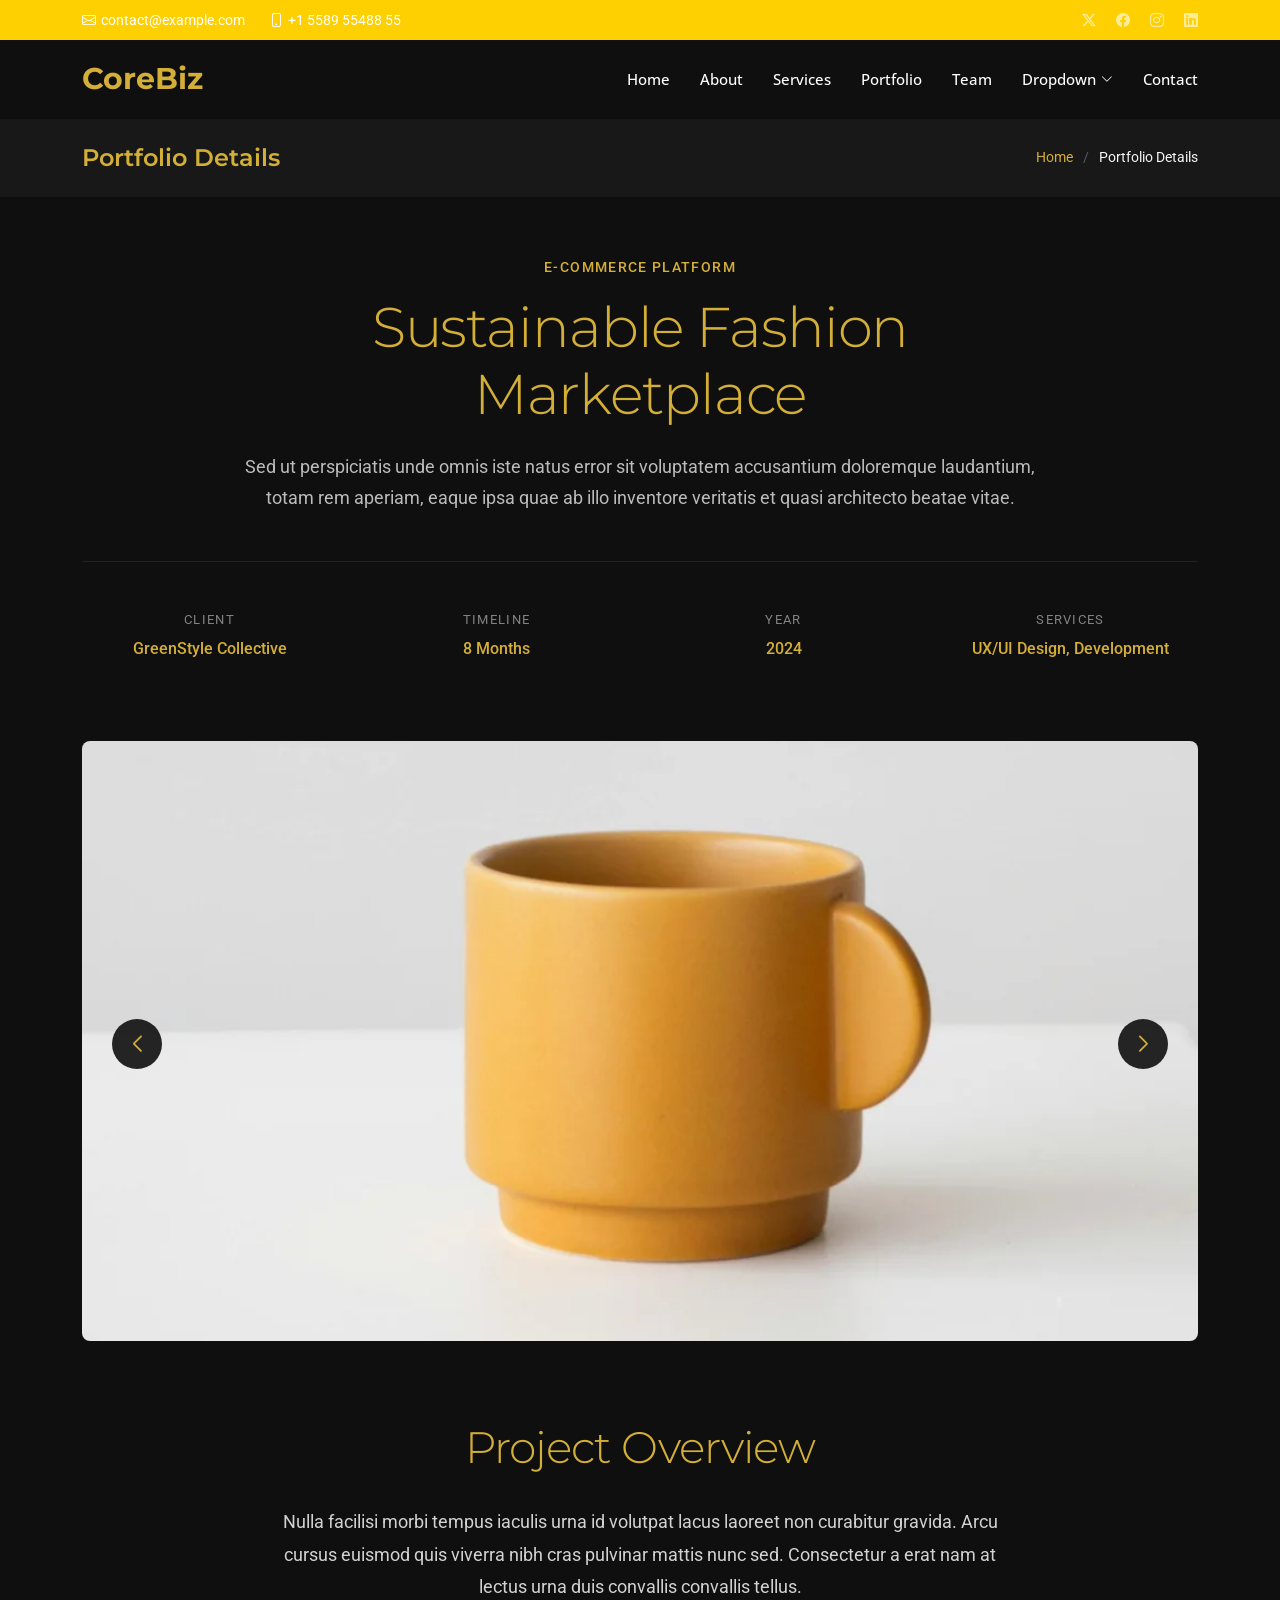
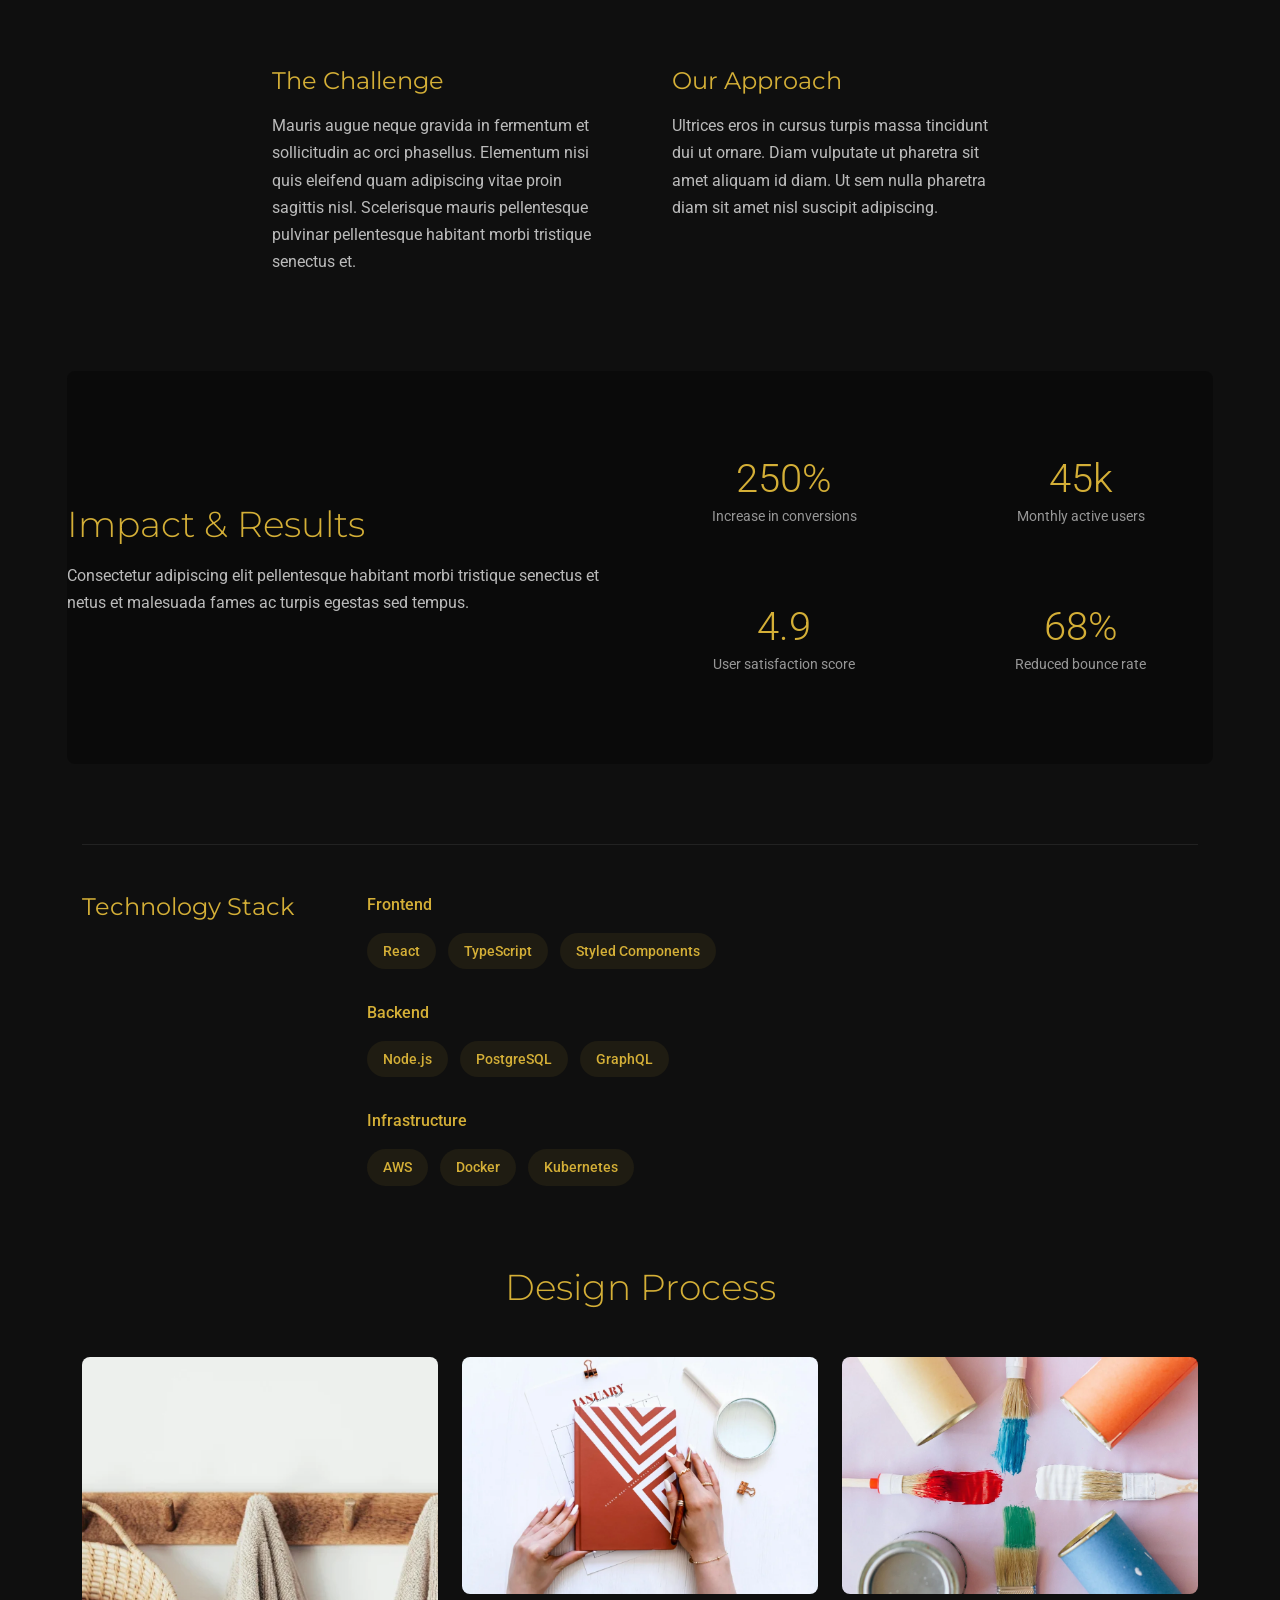
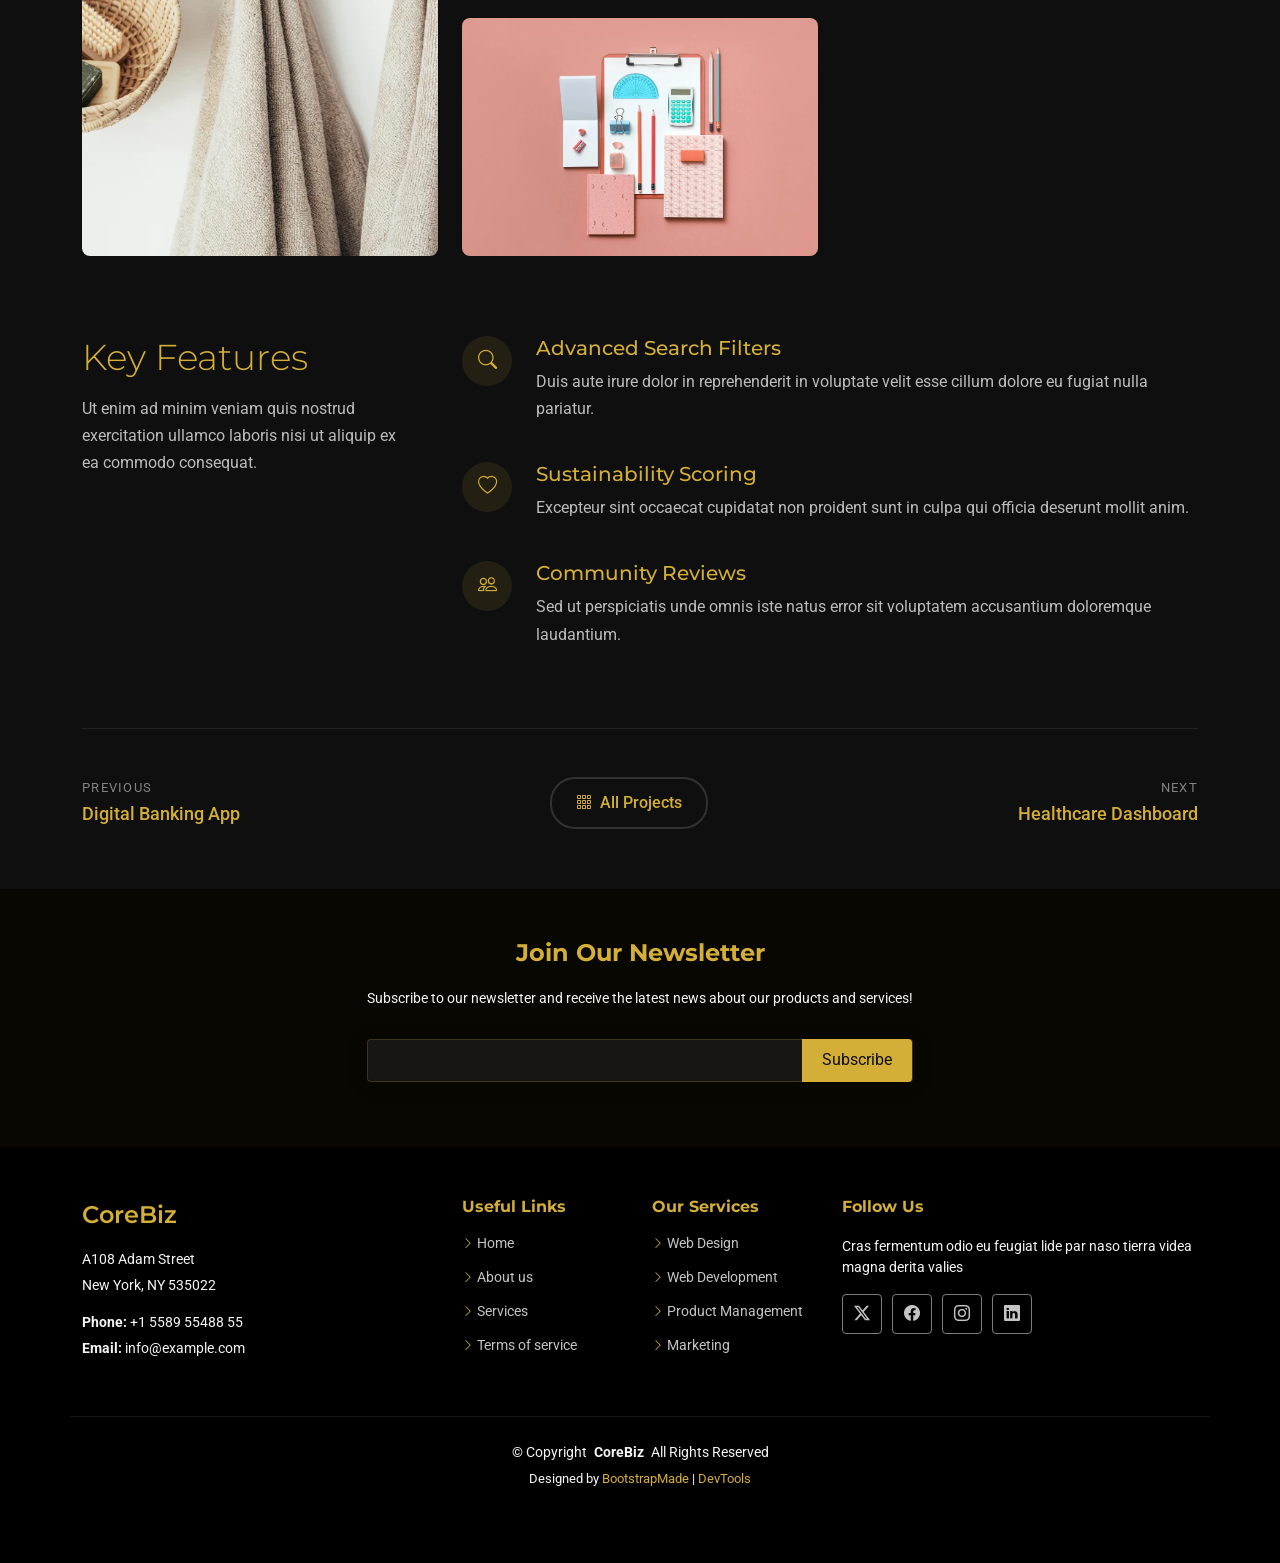
<file: portfolio-details.html>
<!DOCTYPE html>
<html lang="en">

<head>
  <meta charset="utf-8">
  <meta content="width=device-width, initial-scale=1.0" name="viewport">
  <title>Portfolio Details - CoreBiz Bootstrap Template</title>
  <meta name="description" content="">
  <meta name="keywords" content="">

  <!-- Favicons -->
  <link href="assets/img/favicon.png" rel="icon">
  <link href="assets/img/apple-touch-icon.png" rel="apple-touch-icon">

  <!-- Fonts -->
  <link href="https://fonts.googleapis.com" rel="preconnect">
  <link href="https://fonts.gstatic.com" rel="preconnect" crossorigin>
  <link href="https://fonts.googleapis.com/css2?family=Roboto:ital,wght@0,100;0,300;0,400;0,500;0,700;0,900;1,100;1,300;1,400;1,500;1,700;1,900&family=Open+Sans:ital,wght@0,300;0,400;0,500;0,600;0,700;0,800;1,300;1,400;1,500;1,600;1,700;1,800&family=Montserrat:ital,wght@0,100;0,200;0,300;0,400;0,500;0,600;0,700;0,800;0,900;1,100;1,200;1,300;1,400;1,500;1,600;1,700;1,800;1,900&display=swap" rel="stylesheet">

  <!-- Vendor CSS Files -->
  <link href="assets/vendor/bootstrap/css/bootstrap.min.css" rel="stylesheet">
  <link href="assets/vendor/bootstrap-icons/bootstrap-icons.css" rel="stylesheet">
  <link href="assets/vendor/aos/aos.css" rel="stylesheet">
  <link href="assets/vendor/glightbox/css/glightbox.min.css" rel="stylesheet">
  <link href="assets/vendor/swiper/swiper-bundle.min.css" rel="stylesheet">

  <!-- Main CSS File -->
  <link href="assets/css/main.css" rel="stylesheet">

  <!-- =======================================================
  * Template Name: CoreBiz
  * Template URL: https://bootstrapmade.com/corebiz-bootstrap-business-template/
  * Updated: Aug 30 2025 with Bootstrap v5.3.8
  * Author: BootstrapMade.com
  * License: https://bootstrapmade.com/license/
  ======================================================== -->
</head>

<body class="portfolio-details-page">

  <header id="header" class="header sticky-top">

    <div class="topbar d-flex align-items-center dark-background">
      <div class="container d-flex justify-content-center justify-content-md-between">
        <div class="contact-info d-flex align-items-center">
          <i class="bi bi-envelope d-flex align-items-center"><a href="mailto:contact@example.com">contact@example.com</a></i>
          <i class="bi bi-phone d-flex align-items-center ms-4"><span>+1 5589 55488 55</span></i>
        </div>
        <div class="social-links d-none d-md-flex align-items-center">
          <a href="#" class="twitter"><i class="bi bi-twitter-x"></i></a>
          <a href="#" class="facebook"><i class="bi bi-facebook"></i></a>
          <a href="#" class="instagram"><i class="bi bi-instagram"></i></a>
          <a href="#" class="linkedin"><i class="bi bi-linkedin"></i></a>
        </div>
      </div>
    </div><!-- End Top Bar -->

    <div class="branding d-flex align-items-cente">

      <div class="container position-relative d-flex align-items-center justify-content-between">
        <a href="index.html" class="logo d-flex align-items-center">
          <!-- Uncomment the line below if you also wish to use an image logo -->
          <!-- <img src="assets/img/logo.webp" alt=""> -->
          <h1 class="sitename">CoreBiz</h1>
        </a>

        <nav id="navmenu" class="navmenu">
          <ul>
            <li><a href="#hero">Home</a></li>
            <li><a href="#about">About</a></li>
            <li><a href="#services">Services</a></li>
            <li><a href="#portfolio">Portfolio</a></li>
            <li><a href="#team">Team</a></li>
            <li class="dropdown"><a href="#"><span>Dropdown</span> <i class="bi bi-chevron-down toggle-dropdown"></i></a>
              <ul>
                <li><a href="#">Dropdown 1</a></li>
                <li class="dropdown"><a href="#"><span>Deep Dropdown</span> <i class="bi bi-chevron-down toggle-dropdown"></i></a>
                  <ul>
                    <li><a href="#">Deep Dropdown 1</a></li>
                    <li><a href="#">Deep Dropdown 2</a></li>
                    <li><a href="#">Deep Dropdown 3</a></li>
                    <li><a href="#">Deep Dropdown 4</a></li>
                    <li><a href="#">Deep Dropdown 5</a></li>
                  </ul>
                </li>
                <li><a href="#">Dropdown 2</a></li>
                <li><a href="#">Dropdown 3</a></li>
                <li><a href="#">Dropdown 4</a></li>
              </ul>
            </li>
            <li><a href="#contact">Contact</a></li>
          </ul>
          <i class="mobile-nav-toggle d-xl-none bi bi-list"></i>
        </nav>

      </div>

    </div>

  </header>

  <main class="main">

    <!-- Page Title -->
    <div class="page-title" data-aos="fade">
      <div class="container d-lg-flex justify-content-between align-items-center">
        <h1 class="mb-2 mb-lg-0">Portfolio Details</h1>
        <nav class="breadcrumbs">
          <ol>
            <li><a href="index.html">Home</a></li>
            <li class="current">Portfolio Details</li>
          </ol>
        </nav>
      </div>
    </div><!-- End Page Title -->

    <!-- Portfolio Details Section -->
    <section id="portfolio-details" class="portfolio-details section">

      <div class="container" data-aos="fade-up" data-aos-delay="100">

        <div class="project-hero">
          <div class="hero-content" data-aos="fade-up">
            <div class="project-category">E-Commerce Platform</div>
            <h1 class="project-title">Sustainable Fashion Marketplace</h1>
            <p class="project-subtitle">Sed ut perspiciatis unde omnis iste natus error sit voluptatem accusantium doloremque laudantium, totam rem aperiam, eaque ipsa quae ab illo inventore veritatis et quasi architecto beatae vitae.</p>
          </div>

          <div class="project-meta-grid" data-aos="fade-up" data-aos-delay="200">
            <div class="meta-column">
              <div class="meta-label">Client</div>
              <div class="meta-value">GreenStyle Collective</div>
            </div>
            <div class="meta-column">
              <div class="meta-label">Timeline</div>
              <div class="meta-value">8 Months</div>
            </div>
            <div class="meta-column">
              <div class="meta-label">Year</div>
              <div class="meta-value">2024</div>
            </div>
            <div class="meta-column">
              <div class="meta-label">Services</div>
              <div class="meta-value">UX/UI Design, Development</div>
            </div>
          </div>
        </div>

        <div class="visual-showcase" data-aos="zoom-in" data-aos-delay="100">
          <div class="main-visual">
            <div class="portfolio-details-slider swiper init-swiper">
              <script type="application/json" class="swiper-config">
                {
                  "loop": true,
                  "speed": 600,
                  "autoplay": {
                    "delay": 4000
                  },
                  "effect": "creative",
                  "creativeEffect": {
                    "prev": {
                      "shadow": false,
                      "translate": ["-120%", 0, -500]
                    },
                    "next": {
                      "shadow": false,
                      "translate": ["120%", 0, -500]
                    }
                  },
                  "slidesPerView": 1,
                  "navigation": {
                    "nextEl": ".swiper-button-next",
                    "prevEl": ".swiper-button-prev"
                  }
                }
              </script>
              <div class="swiper-wrapper">
                <div class="swiper-slide">
                  <img src="assets/img/portfolio/portfolio-5.webp" alt="Project showcase" class="img-fluid" loading="lazy">
                </div>
                <div class="swiper-slide">
                  <img src="assets/img/portfolio/portfolio-7.webp" alt="Project showcase" class="img-fluid" loading="lazy">
                </div>
                <div class="swiper-slide">
                  <img src="assets/img/portfolio/portfolio-8.webp" alt="Project showcase" class="img-fluid" loading="lazy">
                </div>
              </div>
              <div class="swiper-button-next"></div>
              <div class="swiper-button-prev"></div>
            </div>
          </div>
        </div>

        <div class="content-section">
          <div class="row">
            <div class="col-lg-8 offset-lg-2">
              <div class="project-overview" data-aos="fade-up">
                <h2>Project Overview</h2>
                <p class="overview-text">Nulla facilisi morbi tempus iaculis urna id volutpat lacus laoreet non curabitur gravida. Arcu cursus euismod quis viverra nibh cras pulvinar mattis nunc sed. Consectetur a erat nam at lectus urna duis convallis convallis tellus.</p>

                <div class="challenge-solution">
                  <div class="challenge-block" data-aos="fade-up" data-aos-delay="100">
                    <h3>The Challenge</h3>
                    <p>Mauris augue neque gravida in fermentum et sollicitudin ac orci phasellus. Elementum nisi quis eleifend quam adipiscing vitae proin sagittis nisl. Scelerisque mauris pellentesque pulvinar pellentesque habitant morbi tristique senectus et.</p>
                  </div>

                  <div class="solution-block" data-aos="fade-up" data-aos-delay="200">
                    <h3>Our Approach</h3>
                    <p>Ultrices eros in cursus turpis massa tincidunt dui ut ornare. Diam vulputate ut pharetra sit amet aliquam id diam. Ut sem nulla pharetra diam sit amet nisl suscipit adipiscing.</p>
                  </div>
                </div>
              </div>
            </div>
          </div>
        </div>

        <div class="metrics-showcase" data-aos="fade-up" data-aos-delay="100">
          <div class="row align-items-center">
            <div class="col-lg-6">
              <div class="metrics-content">
                <h3>Impact &amp; Results</h3>
                <p>Consectetur adipiscing elit pellentesque habitant morbi tristique senectus et netus et malesuada fames ac turpis egestas sed tempus.</p>
              </div>
            </div>
            <div class="col-lg-6">
              <div class="metrics-grid">
                <div class="metric-item" data-aos="fade-up" data-aos-delay="200">
                  <div class="metric-number">250%</div>
                  <div class="metric-label">Increase in conversions</div>
                </div>
                <div class="metric-item" data-aos="fade-up" data-aos-delay="250">
                  <div class="metric-number">45k</div>
                  <div class="metric-label">Monthly active users</div>
                </div>
                <div class="metric-item" data-aos="fade-up" data-aos-delay="300">
                  <div class="metric-number">4.9</div>
                  <div class="metric-label">User satisfaction score</div>
                </div>
                <div class="metric-item" data-aos="fade-up" data-aos-delay="350">
                  <div class="metric-number">68%</div>
                  <div class="metric-label">Reduced bounce rate</div>
                </div>
              </div>
            </div>
          </div>
        </div>

        <div class="technology-stack" data-aos="fade-up" data-aos-delay="100">
          <div class="row">
            <div class="col-lg-3">
              <h3>Technology Stack</h3>
            </div>
            <div class="col-lg-9">
              <div class="tech-categories">
                <div class="tech-category" data-aos="fade-up" data-aos-delay="150">
                  <div class="category-title">Frontend</div>
                  <div class="tech-list">
                    <span class="tech-item">React</span>
                    <span class="tech-item">TypeScript</span>
                    <span class="tech-item">Styled Components</span>
                  </div>
                </div>
                <div class="tech-category" data-aos="fade-up" data-aos-delay="200">
                  <div class="category-title">Backend</div>
                  <div class="tech-list">
                    <span class="tech-item">Node.js</span>
                    <span class="tech-item">PostgreSQL</span>
                    <span class="tech-item">GraphQL</span>
                  </div>
                </div>
                <div class="tech-category" data-aos="fade-up" data-aos-delay="250">
                  <div class="category-title">Infrastructure</div>
                  <div class="tech-list">
                    <span class="tech-item">AWS</span>
                    <span class="tech-item">Docker</span>
                    <span class="tech-item">Kubernetes</span>
                  </div>
                </div>
              </div>
            </div>
          </div>
        </div>

        <div class="process-gallery" data-aos="fade-up" data-aos-delay="100">
          <h3>Design Process</h3>
          <div class="gallery-masonry">
            <div class="gallery-item large" data-aos="fade-up" data-aos-delay="150">
              <img src="assets/img/portfolio/portfolio-11.webp" alt="Design process" class="img-fluid glightbox" loading="lazy">
              <div class="gallery-caption">User Research &amp; Personas</div>
            </div>
            <div class="gallery-item" data-aos="fade-up" data-aos-delay="200">
              <img src="assets/img/portfolio/portfolio-12.webp" alt="Design process" class="img-fluid glightbox" loading="lazy">
              <div class="gallery-caption">Wireframes</div>
            </div>
            <div class="gallery-item" data-aos="fade-up" data-aos-delay="250">
              <img src="assets/img/portfolio/portfolio-3.webp" alt="Design process" class="img-fluid glightbox" loading="lazy">
              <div class="gallery-caption">Prototypes</div>
            </div>
            <div class="gallery-item" data-aos="fade-up" data-aos-delay="300">
              <img src="assets/img/portfolio/portfolio-4.webp" alt="Design process" class="img-fluid glightbox" loading="lazy">
              <div class="gallery-caption">Final Design</div>
            </div>
          </div>
        </div>

        <div class="key-features-section" data-aos="fade-up" data-aos-delay="100">
          <div class="row">
            <div class="col-lg-4">
              <div class="features-intro">
                <h3>Key Features</h3>
                <p>Ut enim ad minim veniam quis nostrud exercitation ullamco laboris nisi ut aliquip ex ea commodo consequat.</p>
              </div>
            </div>
            <div class="col-lg-8">
              <div class="features-list">
                <div class="feature-row" data-aos="fade-up" data-aos-delay="150">
                  <div class="feature-icon">
                    <i class="bi bi-search"></i>
                  </div>
                  <div class="feature-content">
                    <h4>Advanced Search Filters</h4>
                    <p>Duis aute irure dolor in reprehenderit in voluptate velit esse cillum dolore eu fugiat nulla pariatur.</p>
                  </div>
                </div>
                <div class="feature-row" data-aos="fade-up" data-aos-delay="200">
                  <div class="feature-icon">
                    <i class="bi bi-heart"></i>
                  </div>
                  <div class="feature-content">
                    <h4>Sustainability Scoring</h4>
                    <p>Excepteur sint occaecat cupidatat non proident sunt in culpa qui officia deserunt mollit anim.</p>
                  </div>
                </div>
                <div class="feature-row" data-aos="fade-up" data-aos-delay="250">
                  <div class="feature-icon">
                    <i class="bi bi-people"></i>
                  </div>
                  <div class="feature-content">
                    <h4>Community Reviews</h4>
                    <p>Sed ut perspiciatis unde omnis iste natus error sit voluptatem accusantium doloremque laudantium.</p>
                  </div>
                </div>
              </div>
            </div>
          </div>
        </div>

        <div class="project-footer" data-aos="fade-up" data-aos-delay="200">
          <div class="footer-navigation">
            <a href="#" class="nav-link prev-project">
              <span class="nav-direction">Previous</span>
              <span class="nav-title">Digital Banking App</span>
            </a>
            <a href="#" class="nav-link all-projects">
              <i class="bi bi-grid-3x3-gap"></i>
              <span>All Projects</span>
            </a>
            <a href="#" class="nav-link next-project">
              <span class="nav-direction">Next</span>
              <span class="nav-title">Healthcare Dashboard</span>
            </a>
          </div>
        </div>

      </div>

    </section><!-- /Portfolio Details Section -->

  </main>

  <footer id="footer" class="footer light-background">

    <div class="footer-newsletter">
      <div class="container">
        <div class="row justify-content-center text-center">
          <div class="col-lg-6">
            <h4>Join Our Newsletter</h4>
            <p>Subscribe to our newsletter and receive the latest news about our products and services!</p>
            <form action="forms/newsletter.php" method="post" class="php-email-form">
              <div class="newsletter-form"><input type="email" name="email"><input type="submit" value="Subscribe"></div>
              <div class="loading">Loading</div>
              <div class="error-message"></div>
              <div class="sent-message">Your subscription request has been sent. Thank you!</div>
            </form>
          </div>
        </div>
      </div>
    </div>

    <div class="container footer-top">
      <div class="row gy-4">
        <div class="col-lg-4 col-md-6 footer-about">
          <a href="index.html" class="d-flex align-items-center">
            <span class="sitename">CoreBiz</span>
          </a>
          <div class="footer-contact pt-3">
            <p>A108 Adam Street</p>
            <p>New York, NY 535022</p>
            <p class="mt-3"><strong>Phone:</strong> <span>+1 5589 55488 55</span></p>
            <p><strong>Email:</strong> <span>info@example.com</span></p>
          </div>
        </div>

        <div class="col-lg-2 col-md-3 footer-links">
          <h4>Useful Links</h4>
          <ul>
            <li><i class="bi bi-chevron-right"></i> <a href="#">Home</a></li>
            <li><i class="bi bi-chevron-right"></i> <a href="#">About us</a></li>
            <li><i class="bi bi-chevron-right"></i> <a href="#">Services</a></li>
            <li><i class="bi bi-chevron-right"></i> <a href="#">Terms of service</a></li>
          </ul>
        </div>

        <div class="col-lg-2 col-md-3 footer-links">
          <h4>Our Services</h4>
          <ul>
            <li><i class="bi bi-chevron-right"></i> <a href="#">Web Design</a></li>
            <li><i class="bi bi-chevron-right"></i> <a href="#">Web Development</a></li>
            <li><i class="bi bi-chevron-right"></i> <a href="#">Product Management</a></li>
            <li><i class="bi bi-chevron-right"></i> <a href="#">Marketing</a></li>
          </ul>
        </div>

        <div class="col-lg-4 col-md-12">
          <h4>Follow Us</h4>
          <p>Cras fermentum odio eu feugiat lide par naso tierra videa magna derita valies</p>
          <div class="social-links d-flex">
            <a href=""><i class="bi bi-twitter-x"></i></a>
            <a href=""><i class="bi bi-facebook"></i></a>
            <a href=""><i class="bi bi-instagram"></i></a>
            <a href=""><i class="bi bi-linkedin"></i></a>
          </div>
        </div>

      </div>
    </div>

    <div class="container copyright text-center mt-4">
      <p>© <span>Copyright</span> <strong class="px-1 sitename">CoreBiz</strong> <span>All Rights Reserved</span></p>
      <div class="credits">
        <!-- All the links in the footer should remain intact. -->
        <!-- You can delete the links only if you've purchased the pro version. -->
        <!-- Licensing information: https://bootstrapmade.com/license/ -->
        <!-- Purchase the pro version with working PHP/AJAX contact form: [buy-url] -->
        Designed by <a href="https://bootstrapmade.com/">BootstrapMade</a> | <a href="https://bootstrapmade.com/tools/">DevTools</a>
      </div>
    </div>

  </footer>

  <!-- Scroll Top -->
  <a href="#" id="scroll-top" class="scroll-top d-flex align-items-center justify-content-center"><i class="bi bi-arrow-up-short"></i></a>

  <!-- Preloader -->
  <div id="preloader">
    <div></div>
    <div></div>
    <div></div>
    <div></div>
  </div>

  <!-- Vendor JS Files -->
  <script src="assets/vendor/bootstrap/js/bootstrap.bundle.min.js"></script>
  <script src="assets/vendor/php-email-form/validate.js"></script>
  <script src="assets/vendor/aos/aos.js"></script>
  <script src="assets/vendor/glightbox/js/glightbox.min.js"></script>
  <script src="assets/vendor/purecounter/purecounter_vanilla.js"></script>
  <script src="assets/vendor/waypoints/noframework.waypoints.js"></script>
  <script src="assets/vendor/swiper/swiper-bundle.min.js"></script>
  <script src="assets/vendor/imagesloaded/imagesloaded.pkgd.min.js"></script>
  <script src="assets/vendor/isotope-layout/isotope.pkgd.min.js"></script>

  <!-- Main JS File -->
  <script src="assets/js/main.js"></script>

</body>

</html>
</file>
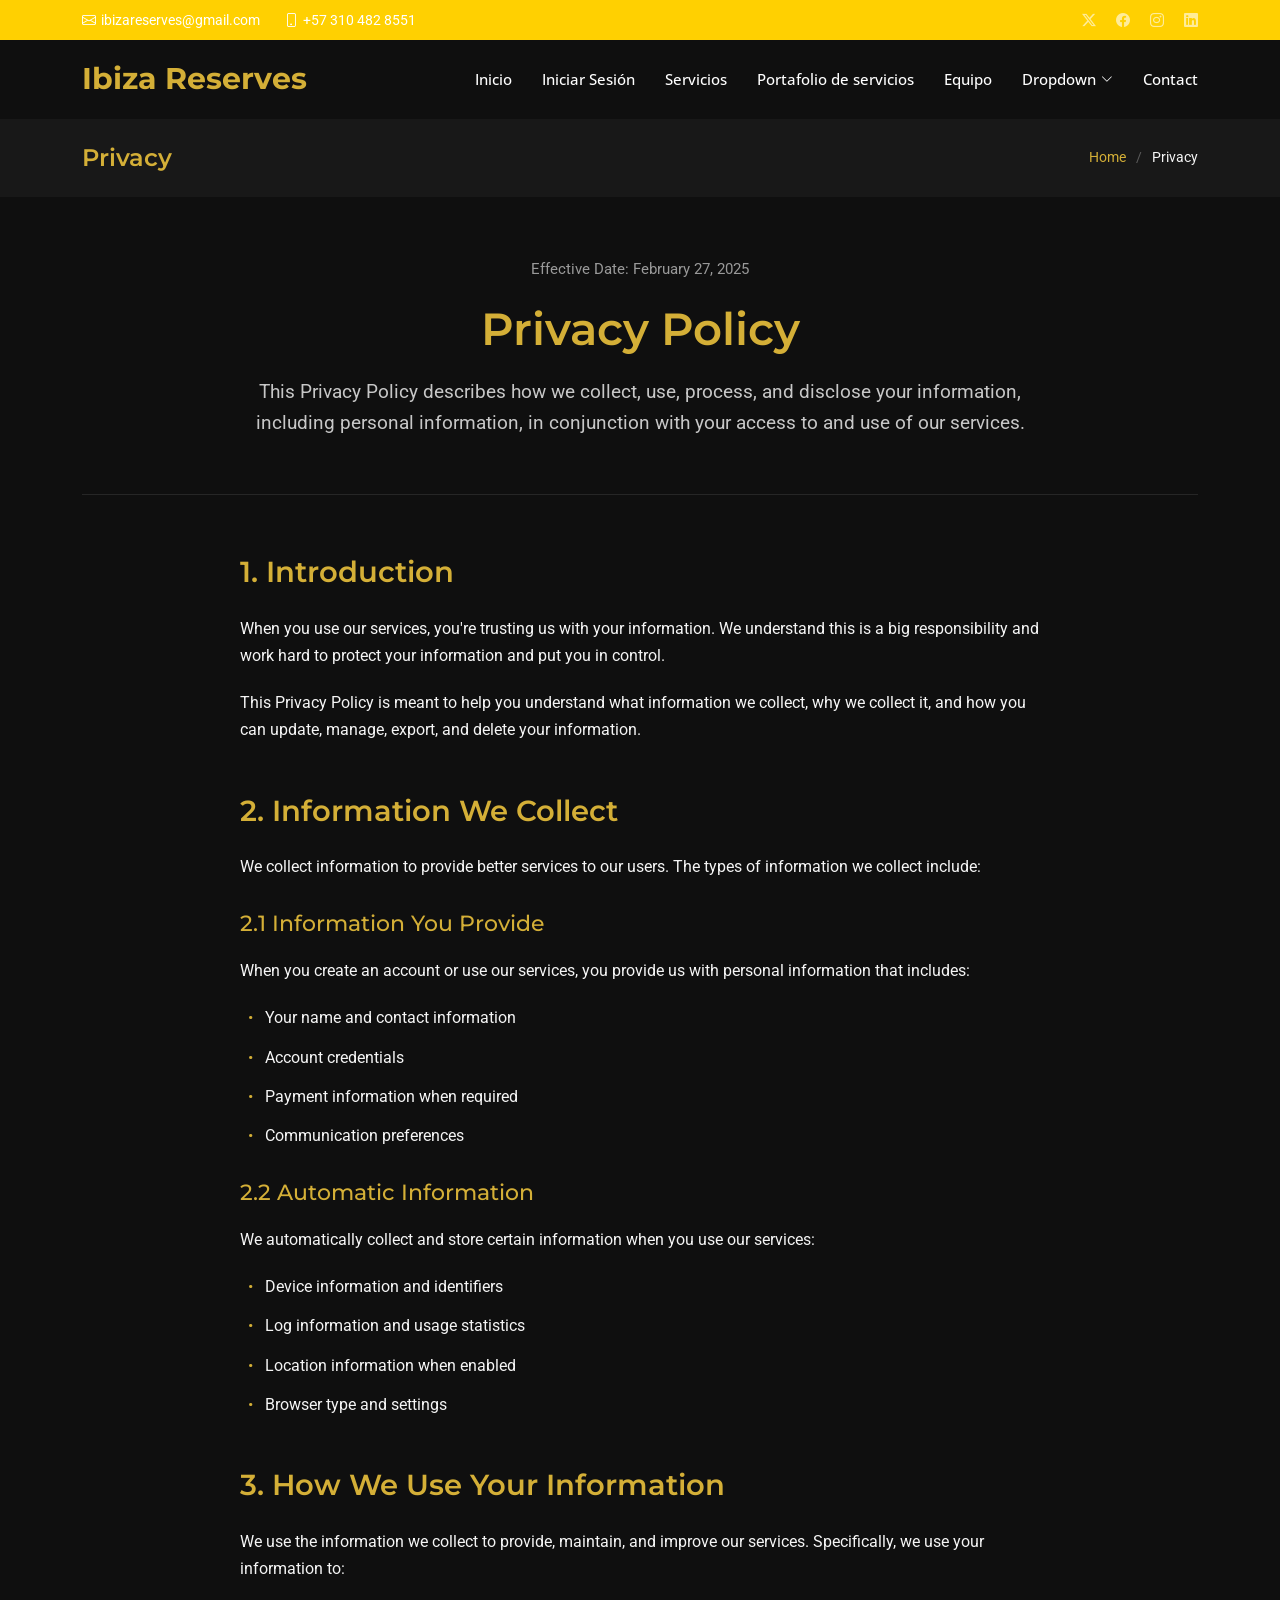
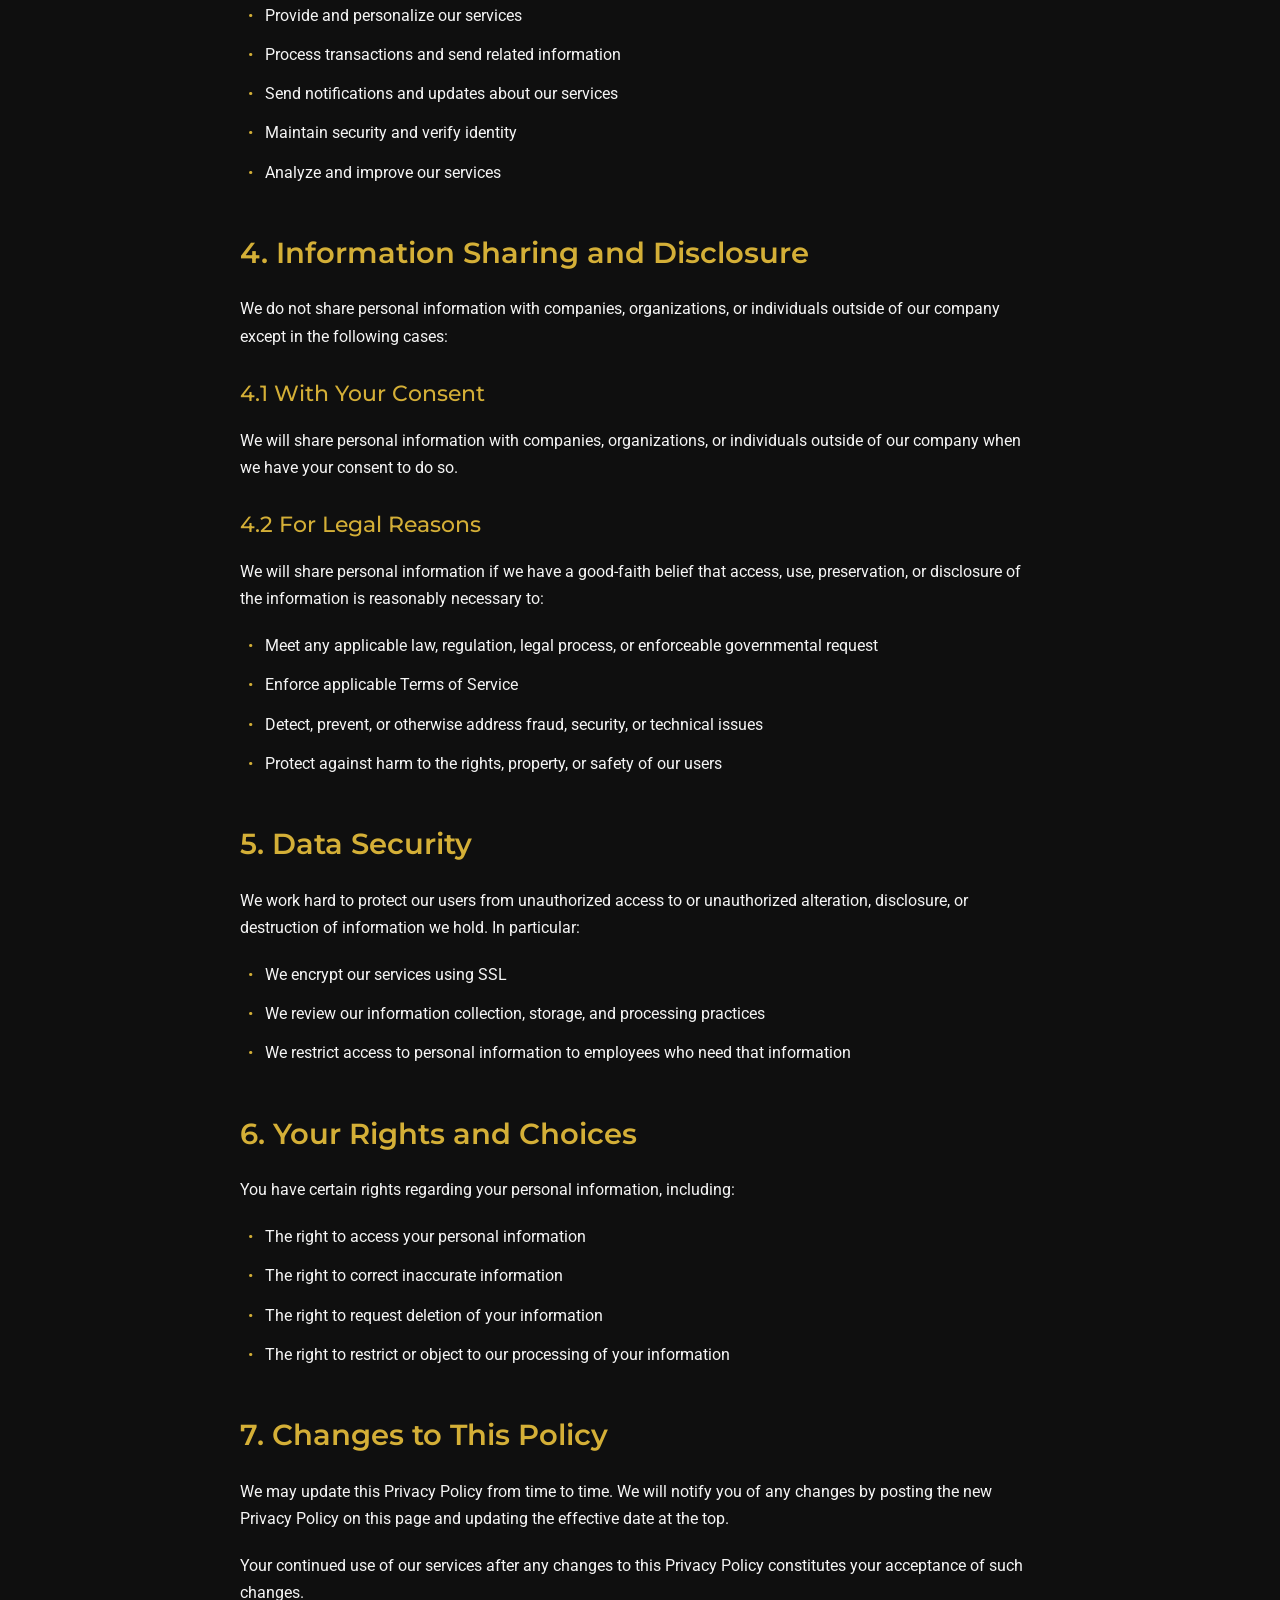
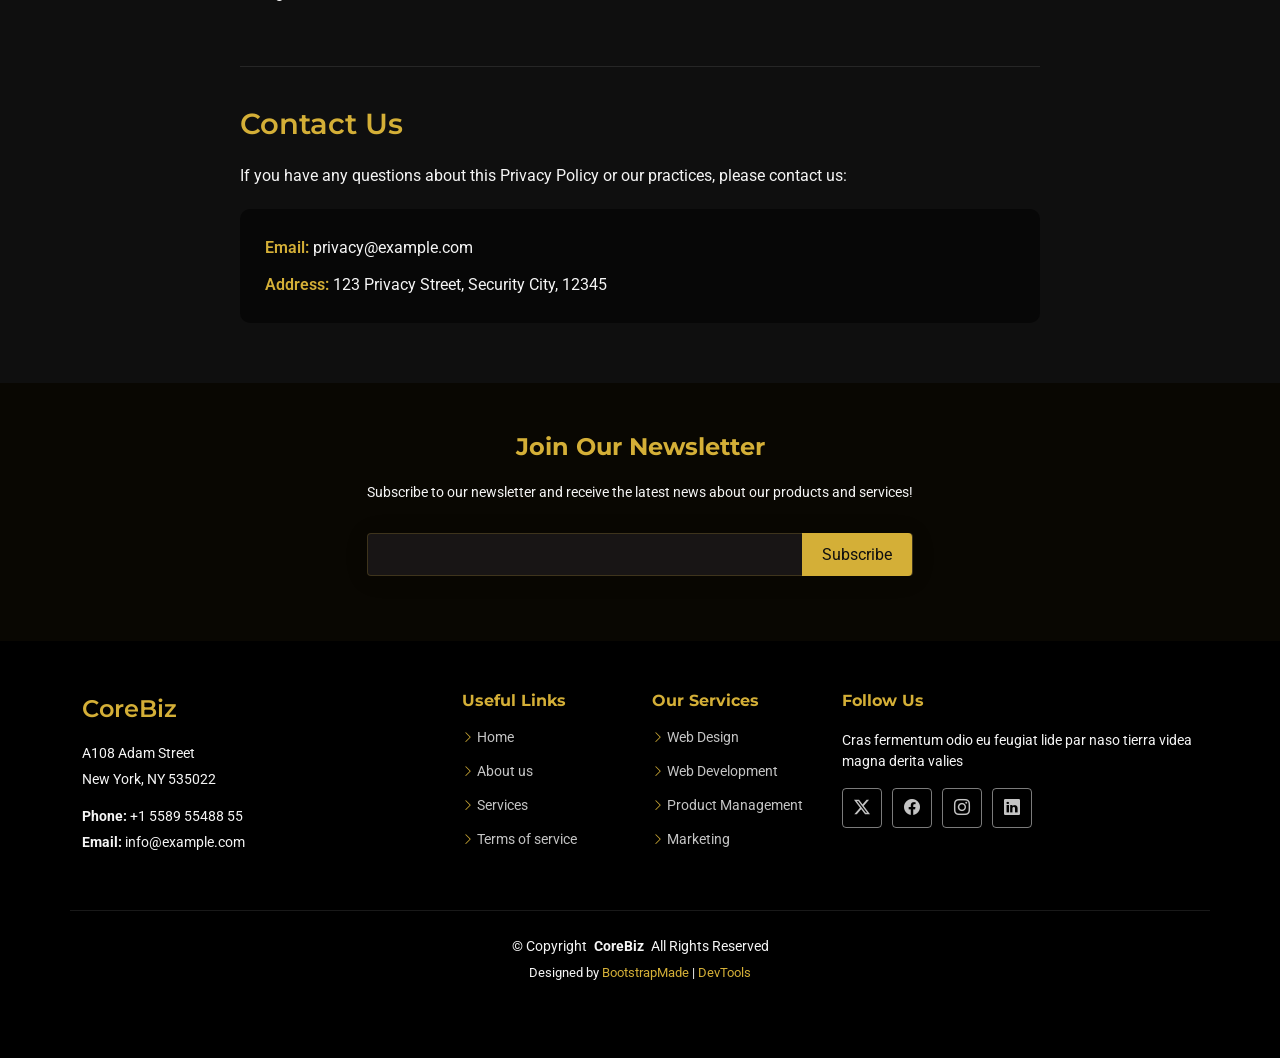
<file: privacy.html>
<!DOCTYPE html>
<html lang="en">

<head>
  <meta charset="utf-8">
  <meta content="width=device-width, initial-scale=1.0" name="viewport">
  <title>Privacy - CoreBiz Bootstrap Template</title>
  <meta name="description" content="">
  <meta name="keywords" content="">

  <!-- Favicons -->
  <link href="assets/img/favicon.png" rel="icon">
  <link href="assets/img/apple-touch-icon.png" rel="apple-touch-icon">

  <!-- Fonts -->
  <link href="https://fonts.googleapis.com" rel="preconnect">
  <link href="https://fonts.gstatic.com" rel="preconnect" crossorigin>
  <link href="https://fonts.googleapis.com/css2?family=Roboto:ital,wght@0,100;0,300;0,400;0,500;0,700;0,900;1,100;1,300;1,400;1,500;1,700;1,900&family=Open+Sans:ital,wght@0,300;0,400;0,500;0,600;0,700;0,800;1,300;1,400;1,500;1,600;1,700;1,800&family=Montserrat:ital,wght@0,100;0,200;0,300;0,400;0,500;0,600;0,700;0,800;0,900;1,100;1,200;1,300;1,400;1,500;1,600;1,700;1,800;1,900&display=swap" rel="stylesheet">

  <!-- Vendor CSS Files -->
  <link href="assets/vendor/bootstrap/css/bootstrap.min.css" rel="stylesheet">
  <link href="assets/vendor/bootstrap-icons/bootstrap-icons.css" rel="stylesheet">
  <link href="assets/vendor/aos/aos.css" rel="stylesheet">
  <link href="assets/vendor/glightbox/css/glightbox.min.css" rel="stylesheet">
  <link href="assets/vendor/swiper/swiper-bundle.min.css" rel="stylesheet">

  <!-- Main CSS File -->
  <link href="assets/css/main.css" rel="stylesheet">

  <!-- =======================================================
  * Template Name: CoreBiz
  * Template URL: https://bootstrapmade.com/corebiz-bootstrap-business-template/
  * Updated: Aug 30 2025 with Bootstrap v5.3.8
  * Author: BootstrapMade.com
  * License: https://bootstrapmade.com/license/
  ======================================================== -->
</head>

<body class="privacy-page">

  <header id="header" class="header sticky-top">

    <div class="topbar d-flex align-items-center dark-background">
      <div class="container d-flex justify-content-center justify-content-md-between">
        <div class="contact-info d-flex align-items-center">
          <i class="bi bi-envelope d-flex align-items-center"><a href="mailto:contact@example.com">ibizareserves@gmail.com</a></i>
          <i class="bi bi-phone d-flex align-items-center ms-4"><span>+57 310 482 8551</span></i>
        </div>
        <div class="social-links d-none d-md-flex align-items-center">
          <a href="#" class="twitter"><i class="bi bi-twitter-x"></i></a>
          <a href="#" class="facebook"><i class="bi bi-facebook"></i></a>
          <a href="#" class="instagram"><i class="bi bi-instagram"></i></a>
          <a href="#" class="linkedin"><i class="bi bi-linkedin"></i></a>
        </div>
      </div>
    </div><!-- End Top Bar -->

    <div class="branding d-flex align-items-cente">

      <div class="container position-relative d-flex align-items-center justify-content-between">
        <a href="index.html" class="logo d-flex align-items-center">
          <!-- Uncomment the line below if you also wish to use an image logo -->
          <!-- <img src="assets/img/logo.webp" alt=""> -->
          <h1 class="sitename">Ibiza Reserves</h1>
        </a>

        <nav id="navmenu" class="navmenu">
          <ul>
            <li><a href="#hero">Inicio</a></li>
            <li><a href="#about">Iniciar Sesión</a></li>
            <li><a href="#services">Servicios</a></li>
            <li><a href="#portfolio">Portafolio de servicios</a></li>
            <li><a href="#team">Equipo</a></li>
            <li class="dropdown"><a href="#"><span>Dropdown</span> <i class="bi bi-chevron-down toggle-dropdown"></i></a>
              <ul>
                <li><a href="#">Dropdown 1</a></li>
                <li class="dropdown"><a href="#"><span>Deep Dropdown</span> <i class="bi bi-chevron-down toggle-dropdown"></i></a>
                  <ul>
                    <li><a href="#">Deep Dropdown 1</a></li>
                    <li><a href="#">Deep Dropdown 2</a></li>
                    <li><a href="#">Deep Dropdown 3</a></li>
                    <li><a href="#">Deep Dropdown 4</a></li>
                    <li><a href="#">Deep Dropdown 5</a></li>
                  </ul>
                </li>
                <li><a href="#">Dropdown 2</a></li>
                <li><a href="#">Dropdown 3</a></li>
                <li><a href="#">Dropdown 4</a></li>
              </ul>
            </li>
            <li><a href="#contact">Contact</a></li>
          </ul>
          <i class="mobile-nav-toggle d-xl-none bi bi-list"></i>
        </nav>

      </div>

    </div>

  </header>

  <main class="main">

    <!-- Page Title -->
    <div class="page-title" data-aos="fade">
      <div class="container d-lg-flex justify-content-between align-items-center">
        <h1 class="mb-2 mb-lg-0">Privacy</h1>
        <nav class="breadcrumbs">
          <ol>
            <li><a href="index.html">Home</a></li>
            <li class="current">Privacy</li>
          </ol>
        </nav>
      </div>
    </div><!-- End Page Title -->

    <!-- Privacy 2 Section -->
    <section id="privacy-2" class="privacy-2 section">

      <div class="container" data-aos="fade-up">
        <!-- Header -->
        <div class="privacy-header" data-aos="fade-up">
          <div class="header-content">
            <div class="last-updated">Effective Date: February 27, 2025</div>
            <h1>Privacy Policy</h1>
            <p class="intro-text">This Privacy Policy describes how we collect, use, process, and disclose your information, including personal information, in conjunction with your access to and use of our services.</p>
          </div>
        </div>

        <!-- Main Content -->
        <div class="privacy-content" data-aos="fade-up">
          <!-- Introduction -->
          <div class="content-section">
            <h2>1. Introduction</h2>
            <p>When you use our services, you're trusting us with your information. We understand this is a big responsibility and work hard to protect your information and put you in control.</p>
            <p>This Privacy Policy is meant to help you understand what information we collect, why we collect it, and how you can update, manage, export, and delete your information.</p>
          </div>

          <!-- Information Collection -->
          <div class="content-section">
            <h2>2. Information We Collect</h2>
            <p>We collect information to provide better services to our users. The types of information we collect include:</p>

            <h3>2.1 Information You Provide</h3>
            <p>When you create an account or use our services, you provide us with personal information that includes:</p>
            <ul>
              <li>Your name and contact information</li>
              <li>Account credentials</li>
              <li>Payment information when required</li>
              <li>Communication preferences</li>
            </ul>

            <h3>2.2 Automatic Information</h3>
            <p>We automatically collect and store certain information when you use our services:</p>
            <ul>
              <li>Device information and identifiers</li>
              <li>Log information and usage statistics</li>
              <li>Location information when enabled</li>
              <li>Browser type and settings</li>
            </ul>
          </div>

          <!-- Use of Information -->
          <div class="content-section">
            <h2>3. How We Use Your Information</h2>
            <p>We use the information we collect to provide, maintain, and improve our services. Specifically, we use your information to:</p>
            <ul>
              <li>Provide and personalize our services</li>
              <li>Process transactions and send related information</li>
              <li>Send notifications and updates about our services</li>
              <li>Maintain security and verify identity</li>
              <li>Analyze and improve our services</li>
            </ul>
          </div>

          <!-- Information Sharing -->
          <div class="content-section">
            <h2>4. Information Sharing and Disclosure</h2>
            <p>We do not share personal information with companies, organizations, or individuals outside of our company except in the following cases:</p>

            <h3>4.1 With Your Consent</h3>
            <p>We will share personal information with companies, organizations, or individuals outside of our company when we have your consent to do so.</p>

            <h3>4.2 For Legal Reasons</h3>
            <p>We will share personal information if we have a good-faith belief that access, use, preservation, or disclosure of the information is reasonably necessary to:</p>
            <ul>
              <li>Meet any applicable law, regulation, legal process, or enforceable governmental request</li>
              <li>Enforce applicable Terms of Service</li>
              <li>Detect, prevent, or otherwise address fraud, security, or technical issues</li>
              <li>Protect against harm to the rights, property, or safety of our users</li>
            </ul>
          </div>

          <!-- Data Security -->
          <div class="content-section">
            <h2>5. Data Security</h2>
            <p>We work hard to protect our users from unauthorized access to or unauthorized alteration, disclosure, or destruction of information we hold. In particular:</p>
            <ul>
              <li>We encrypt our services using SSL</li>
              <li>We review our information collection, storage, and processing practices</li>
              <li>We restrict access to personal information to employees who need that information</li>
            </ul>
          </div>

          <!-- Your Rights -->
          <div class="content-section">
            <h2>6. Your Rights and Choices</h2>
            <p>You have certain rights regarding your personal information, including:</p>
            <ul>
              <li>The right to access your personal information</li>
              <li>The right to correct inaccurate information</li>
              <li>The right to request deletion of your information</li>
              <li>The right to restrict or object to our processing of your information</li>
            </ul>
          </div>

          <!-- Policy Updates -->
          <div class="content-section">
            <h2>7. Changes to This Policy</h2>
            <p>We may update this Privacy Policy from time to time. We will notify you of any changes by posting the new Privacy Policy on this page and updating the effective date at the top.</p>
            <p>Your continued use of our services after any changes to this Privacy Policy constitutes your acceptance of such changes.</p>
          </div>
        </div>

        <!-- Contact Section -->
        <div class="privacy-contact" data-aos="fade-up">
          <h2>Contact Us</h2>
          <p>If you have any questions about this Privacy Policy or our practices, please contact us:</p>
          <div class="contact-details">
            <p><strong>Email:</strong> privacy@example.com</p>
            <p><strong>Address:</strong> 123 Privacy Street, Security City, 12345</p>
          </div>
        </div>

      </div>

    </section><!-- /Privacy 2 Section -->

  </main>

  <footer id="footer" class="footer light-background">

    <div class="footer-newsletter">
      <div class="container">
        <div class="row justify-content-center text-center">
          <div class="col-lg-6">
            <h4>Join Our Newsletter</h4>
            <p>Subscribe to our newsletter and receive the latest news about our products and services!</p>
            <form action="forms/newsletter.php" method="post" class="php-email-form">
              <div class="newsletter-form"><input type="email" name="email"><input type="submit" value="Subscribe"></div>
              <div class="loading">Loading</div>
              <div class="error-message"></div>
              <div class="sent-message">Your subscription request has been sent. Thank you!</div>
            </form>
          </div>
        </div>
      </div>
    </div>

    <div class="container footer-top">
      <div class="row gy-4">
        <div class="col-lg-4 col-md-6 footer-about">
          <a href="index.html" class="d-flex align-items-center">
            <span class="sitename">CoreBiz</span>
          </a>
          <div class="footer-contact pt-3">
            <p>A108 Adam Street</p>
            <p>New York, NY 535022</p>
            <p class="mt-3"><strong>Phone:</strong> <span>+1 5589 55488 55</span></p>
            <p><strong>Email:</strong> <span>info@example.com</span></p>
          </div>
        </div>

        <div class="col-lg-2 col-md-3 footer-links">
          <h4>Useful Links</h4>
          <ul>
            <li><i class="bi bi-chevron-right"></i> <a href="#">Home</a></li>
            <li><i class="bi bi-chevron-right"></i> <a href="#">About us</a></li>
            <li><i class="bi bi-chevron-right"></i> <a href="#">Services</a></li>
            <li><i class="bi bi-chevron-right"></i> <a href="#">Terms of service</a></li>
          </ul>
        </div>

        <div class="col-lg-2 col-md-3 footer-links">
          <h4>Our Services</h4>
          <ul>
            <li><i class="bi bi-chevron-right"></i> <a href="#">Web Design</a></li>
            <li><i class="bi bi-chevron-right"></i> <a href="#">Web Development</a></li>
            <li><i class="bi bi-chevron-right"></i> <a href="#">Product Management</a></li>
            <li><i class="bi bi-chevron-right"></i> <a href="#">Marketing</a></li>
          </ul>
        </div>

        <div class="col-lg-4 col-md-12">
          <h4>Follow Us</h4>
          <p>Cras fermentum odio eu feugiat lide par naso tierra videa magna derita valies</p>
          <div class="social-links d-flex">
            <a href=""><i class="bi bi-twitter-x"></i></a>
            <a href=""><i class="bi bi-facebook"></i></a>
            <a href=""><i class="bi bi-instagram"></i></a>
            <a href=""><i class="bi bi-linkedin"></i></a>
          </div>
        </div>

      </div>
    </div>

    <div class="container copyright text-center mt-4">
      <p>© <span>Copyright</span> <strong class="px-1 sitename">CoreBiz</strong> <span>All Rights Reserved</span></p>
      <div class="credits">
        <!-- All the links in the footer should remain intact. -->
        <!-- You can delete the links only if you've purchased the pro version. -->
        <!-- Licensing information: https://bootstrapmade.com/license/ -->
        <!-- Purchase the pro version with working PHP/AJAX contact form: [buy-url] -->
        Designed by <a href="https://bootstrapmade.com/">BootstrapMade</a> | <a href="https://bootstrapmade.com/tools/">DevTools</a>
      </div>
    </div>

  </footer>

  <!-- Scroll Top -->
  <a href="#" id="scroll-top" class="scroll-top d-flex align-items-center justify-content-center"><i class="bi bi-arrow-up-short"></i></a>

  <!-- Preloader -->
  <div id="preloader">
    <div></div>
    <div></div>
    <div></div>
    <div></div>
  </div>

  <!-- Vendor JS Files -->
  <script src="assets/vendor/bootstrap/js/bootstrap.bundle.min.js"></script>
  <script src="assets/vendor/php-email-form/validate.js"></script>
  <script src="assets/vendor/aos/aos.js"></script>
  <script src="assets/vendor/glightbox/js/glightbox.min.js"></script>
  <script src="assets/vendor/purecounter/purecounter_vanilla.js"></script>
  <script src="assets/vendor/waypoints/noframework.waypoints.js"></script>
  <script src="assets/vendor/swiper/swiper-bundle.min.js"></script>
  <script src="assets/vendor/imagesloaded/imagesloaded.pkgd.min.js"></script>
  <script src="assets/vendor/isotope-layout/isotope.pkgd.min.js"></script>

  <!-- Main JS File -->
  <script src="assets/js/main.js"></script>

</body>

</html>
</file>
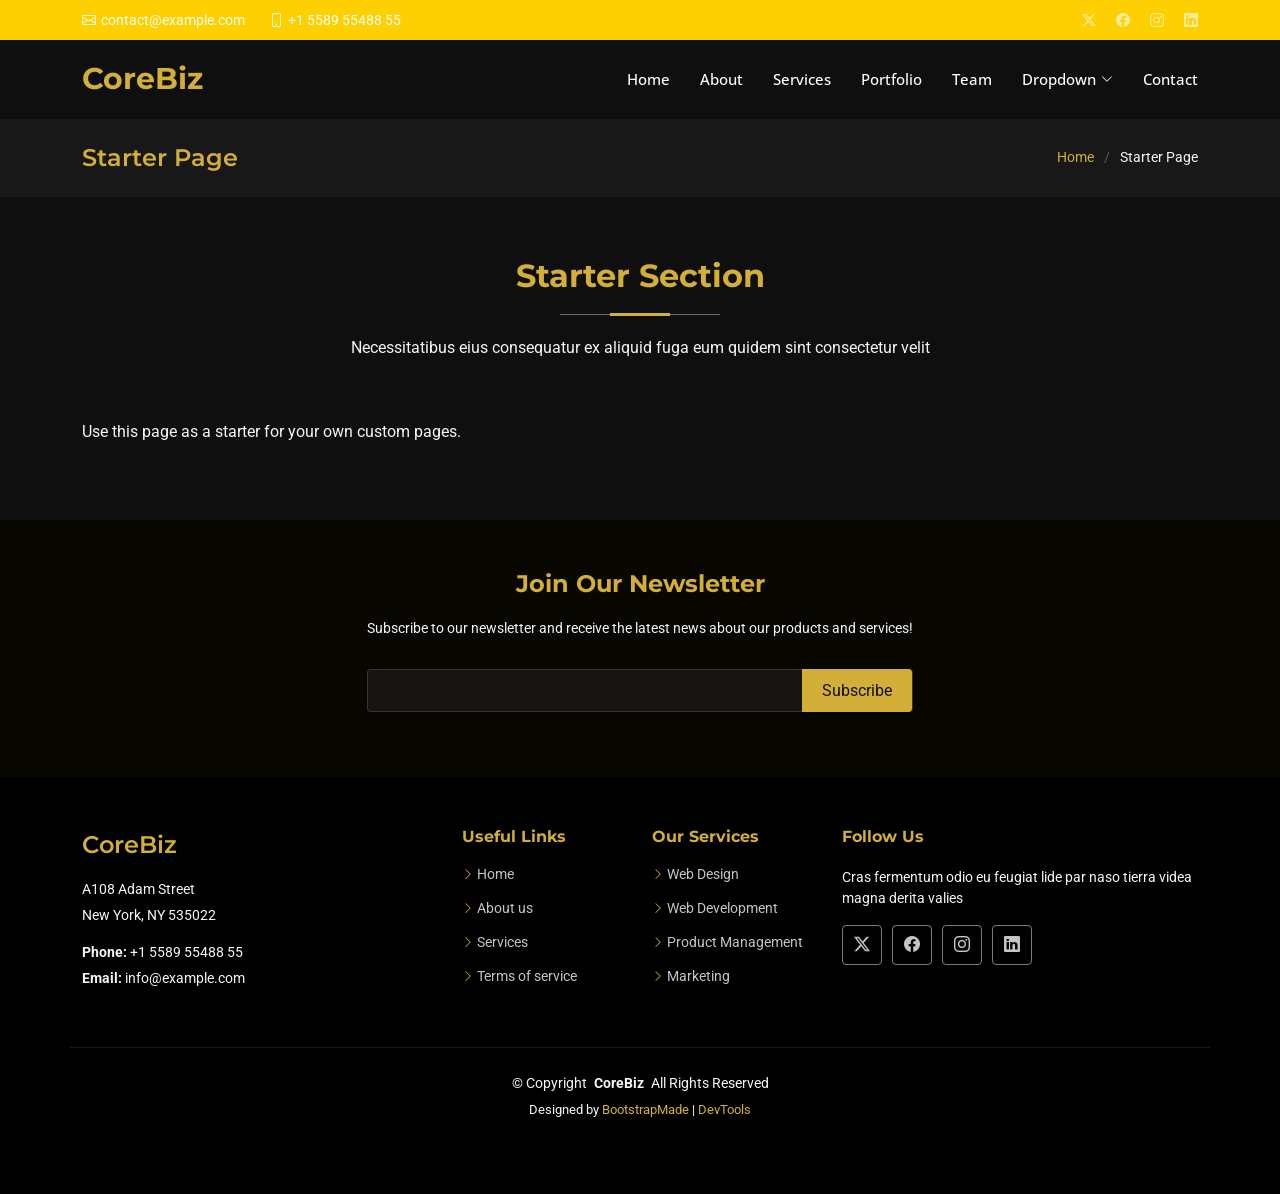
<file: starter-page.html>
<!DOCTYPE html>
<html lang="en">

<head>
  <meta charset="utf-8">
  <meta content="width=device-width, initial-scale=1.0" name="viewport">
  <title>Starter Page - CoreBiz Bootstrap Template</title>
  <meta name="description" content="">
  <meta name="keywords" content="">

  <!-- Favicons -->
  <link href="assets/img/favicon.png" rel="icon">
  <link href="assets/img/apple-touch-icon.png" rel="apple-touch-icon">

  <!-- Fonts -->
  <link href="https://fonts.googleapis.com" rel="preconnect">
  <link href="https://fonts.gstatic.com" rel="preconnect" crossorigin>
  <link href="https://fonts.googleapis.com/css2?family=Roboto:ital,wght@0,100;0,300;0,400;0,500;0,700;0,900;1,100;1,300;1,400;1,500;1,700;1,900&family=Open+Sans:ital,wght@0,300;0,400;0,500;0,600;0,700;0,800;1,300;1,400;1,500;1,600;1,700;1,800&family=Montserrat:ital,wght@0,100;0,200;0,300;0,400;0,500;0,600;0,700;0,800;0,900;1,100;1,200;1,300;1,400;1,500;1,600;1,700;1,800;1,900&display=swap" rel="stylesheet">

  <!-- Vendor CSS Files -->
  <link href="assets/vendor/bootstrap/css/bootstrap.min.css" rel="stylesheet">
  <link href="assets/vendor/bootstrap-icons/bootstrap-icons.css" rel="stylesheet">
  <link href="assets/vendor/aos/aos.css" rel="stylesheet">
  <link href="assets/vendor/glightbox/css/glightbox.min.css" rel="stylesheet">
  <link href="assets/vendor/swiper/swiper-bundle.min.css" rel="stylesheet">

  <!-- Main CSS File -->
  <link href="assets/css/main.css" rel="stylesheet">

  <!-- =======================================================
  * Template Name: CoreBiz
  * Template URL: https://bootstrapmade.com/corebiz-bootstrap-business-template/
  * Updated: Aug 30 2025 with Bootstrap v5.3.8
  * Author: BootstrapMade.com
  * License: https://bootstrapmade.com/license/
  ======================================================== -->
</head>

<body class="starter-page-page">

  <header id="header" class="header sticky-top">

    <div class="topbar d-flex align-items-center dark-background">
      <div class="container d-flex justify-content-center justify-content-md-between">
        <div class="contact-info d-flex align-items-center">
          <i class="bi bi-envelope d-flex align-items-center"><a href="mailto:contact@example.com">contact@example.com</a></i>
          <i class="bi bi-phone d-flex align-items-center ms-4"><span>+1 5589 55488 55</span></i>
        </div>
        <div class="social-links d-none d-md-flex align-items-center">
          <a href="#" class="twitter"><i class="bi bi-twitter-x"></i></a>
          <a href="#" class="facebook"><i class="bi bi-facebook"></i></a>
          <a href="#" class="instagram"><i class="bi bi-instagram"></i></a>
          <a href="#" class="linkedin"><i class="bi bi-linkedin"></i></a>
        </div>
      </div>
    </div><!-- End Top Bar -->

    <div class="branding d-flex align-items-cente">

      <div class="container position-relative d-flex align-items-center justify-content-between">
        <a href="index.html" class="logo d-flex align-items-center">
          <!-- Uncomment the line below if you also wish to use an image logo -->
          <!-- <img src="assets/img/logo.webp" alt=""> -->
          <h1 class="sitename">CoreBiz</h1>
        </a>

        <nav id="navmenu" class="navmenu">
          <ul>
            <li><a href="#hero">Home</a></li>
            <li><a href="#about">About</a></li>
            <li><a href="#services">Services</a></li>
            <li><a href="#portfolio">Portfolio</a></li>
            <li><a href="#team">Team</a></li>
            <li class="dropdown"><a href="#"><span>Dropdown</span> <i class="bi bi-chevron-down toggle-dropdown"></i></a>
              <ul>
                <li><a href="#">Dropdown 1</a></li>
                <li class="dropdown"><a href="#"><span>Deep Dropdown</span> <i class="bi bi-chevron-down toggle-dropdown"></i></a>
                  <ul>
                    <li><a href="#">Deep Dropdown 1</a></li>
                    <li><a href="#">Deep Dropdown 2</a></li>
                    <li><a href="#">Deep Dropdown 3</a></li>
                    <li><a href="#">Deep Dropdown 4</a></li>
                    <li><a href="#">Deep Dropdown 5</a></li>
                  </ul>
                </li>
                <li><a href="#">Dropdown 2</a></li>
                <li><a href="#">Dropdown 3</a></li>
                <li><a href="#">Dropdown 4</a></li>
              </ul>
            </li>
            <li><a href="#contact">Contact</a></li>
          </ul>
          <i class="mobile-nav-toggle d-xl-none bi bi-list"></i>
        </nav>

      </div>

    </div>

  </header>

  <main class="main">

    <!-- Page Title -->
    <div class="page-title" data-aos="fade">
      <div class="container d-lg-flex justify-content-between align-items-center">
        <h1 class="mb-2 mb-lg-0">Starter Page</h1>
        <nav class="breadcrumbs">
          <ol>
            <li><a href="index.html">Home</a></li>
            <li class="current">Starter Page</li>
          </ol>
        </nav>
      </div>
    </div><!-- End Page Title -->

    <!-- Starter Section Section -->
    <section id="starter-section" class="starter-section section">

      <!-- Section Title -->
      <div class="container section-title" data-aos="fade-up">
        <h2>Starter Section</h2>
        <p>Necessitatibus eius consequatur ex aliquid fuga eum quidem sint consectetur velit</p>
      </div><!-- End Section Title -->

      <div class="container" data-aos="fade-up">
        <p>Use this page as a starter for your own custom pages.</p>
      </div>

    </section><!-- /Starter Section Section -->

  </main>

  <footer id="footer" class="footer light-background">

    <div class="footer-newsletter">
      <div class="container">
        <div class="row justify-content-center text-center">
          <div class="col-lg-6">
            <h4>Join Our Newsletter</h4>
            <p>Subscribe to our newsletter and receive the latest news about our products and services!</p>
            <form action="forms/newsletter.php" method="post" class="php-email-form">
              <div class="newsletter-form"><input type="email" name="email"><input type="submit" value="Subscribe"></div>
              <div class="loading">Loading</div>
              <div class="error-message"></div>
              <div class="sent-message">Your subscription request has been sent. Thank you!</div>
            </form>
          </div>
        </div>
      </div>
    </div>

    <div class="container footer-top">
      <div class="row gy-4">
        <div class="col-lg-4 col-md-6 footer-about">
          <a href="index.html" class="d-flex align-items-center">
            <span class="sitename">CoreBiz</span>
          </a>
          <div class="footer-contact pt-3">
            <p>A108 Adam Street</p>
            <p>New York, NY 535022</p>
            <p class="mt-3"><strong>Phone:</strong> <span>+1 5589 55488 55</span></p>
            <p><strong>Email:</strong> <span>info@example.com</span></p>
          </div>
        </div>

        <div class="col-lg-2 col-md-3 footer-links">
          <h4>Useful Links</h4>
          <ul>
            <li><i class="bi bi-chevron-right"></i> <a href="#">Home</a></li>
            <li><i class="bi bi-chevron-right"></i> <a href="#">About us</a></li>
            <li><i class="bi bi-chevron-right"></i> <a href="#">Services</a></li>
            <li><i class="bi bi-chevron-right"></i> <a href="#">Terms of service</a></li>
          </ul>
        </div>

        <div class="col-lg-2 col-md-3 footer-links">
          <h4>Our Services</h4>
          <ul>
            <li><i class="bi bi-chevron-right"></i> <a href="#">Web Design</a></li>
            <li><i class="bi bi-chevron-right"></i> <a href="#">Web Development</a></li>
            <li><i class="bi bi-chevron-right"></i> <a href="#">Product Management</a></li>
            <li><i class="bi bi-chevron-right"></i> <a href="#">Marketing</a></li>
          </ul>
        </div>

        <div class="col-lg-4 col-md-12">
          <h4>Follow Us</h4>
          <p>Cras fermentum odio eu feugiat lide par naso tierra videa magna derita valies</p>
          <div class="social-links d-flex">
            <a href=""><i class="bi bi-twitter-x"></i></a>
            <a href=""><i class="bi bi-facebook"></i></a>
            <a href=""><i class="bi bi-instagram"></i></a>
            <a href=""><i class="bi bi-linkedin"></i></a>
          </div>
        </div>

      </div>
    </div>

    <div class="container copyright text-center mt-4">
      <p>© <span>Copyright</span> <strong class="px-1 sitename">CoreBiz</strong> <span>All Rights Reserved</span></p>
      <div class="credits">
        <!-- All the links in the footer should remain intact. -->
        <!-- You can delete the links only if you've purchased the pro version. -->
        <!-- Licensing information: https://bootstrapmade.com/license/ -->
        <!-- Purchase the pro version with working PHP/AJAX contact form: [buy-url] -->
        Designed by <a href="https://bootstrapmade.com/">BootstrapMade</a> | <a href="https://bootstrapmade.com/tools/">DevTools</a>
      </div>
    </div>

  </footer>

  <!-- Scroll Top -->
  <a href="#" id="scroll-top" class="scroll-top d-flex align-items-center justify-content-center"><i class="bi bi-arrow-up-short"></i></a>

  <!-- Preloader -->
  <div id="preloader">
    <div></div>
    <div></div>
    <div></div>
    <div></div>
  </div>

  <!-- Vendor JS Files -->
  <script src="assets/vendor/bootstrap/js/bootstrap.bundle.min.js"></script>
  <script src="assets/vendor/php-email-form/validate.js"></script>
  <script src="assets/vendor/aos/aos.js"></script>
  <script src="assets/vendor/glightbox/js/glightbox.min.js"></script>
  <script src="assets/vendor/purecounter/purecounter_vanilla.js"></script>
  <script src="assets/vendor/waypoints/noframework.waypoints.js"></script>
  <script src="assets/vendor/swiper/swiper-bundle.min.js"></script>
  <script src="assets/vendor/imagesloaded/imagesloaded.pkgd.min.js"></script>
  <script src="assets/vendor/isotope-layout/isotope.pkgd.min.js"></script>

  <!-- Main JS File -->
  <script src="assets/js/main.js"></script>

</body>

</html>
</file>
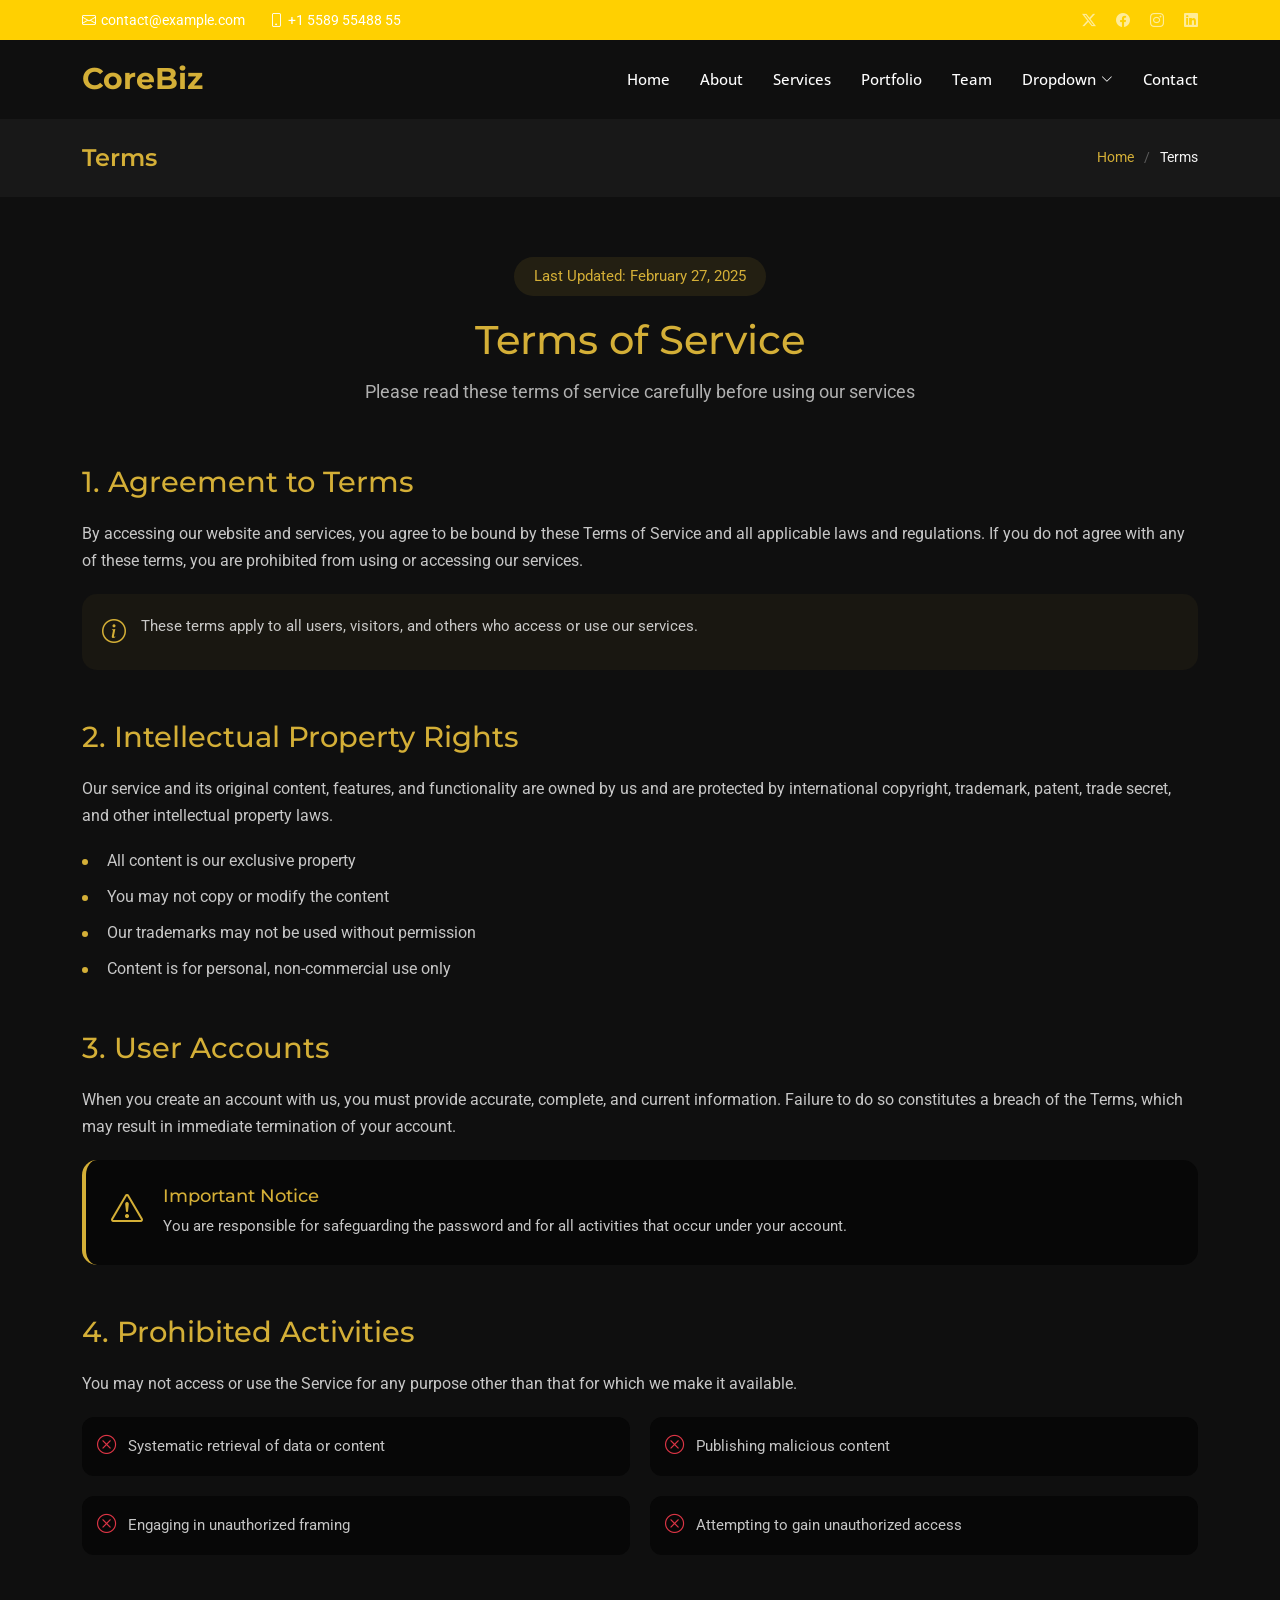
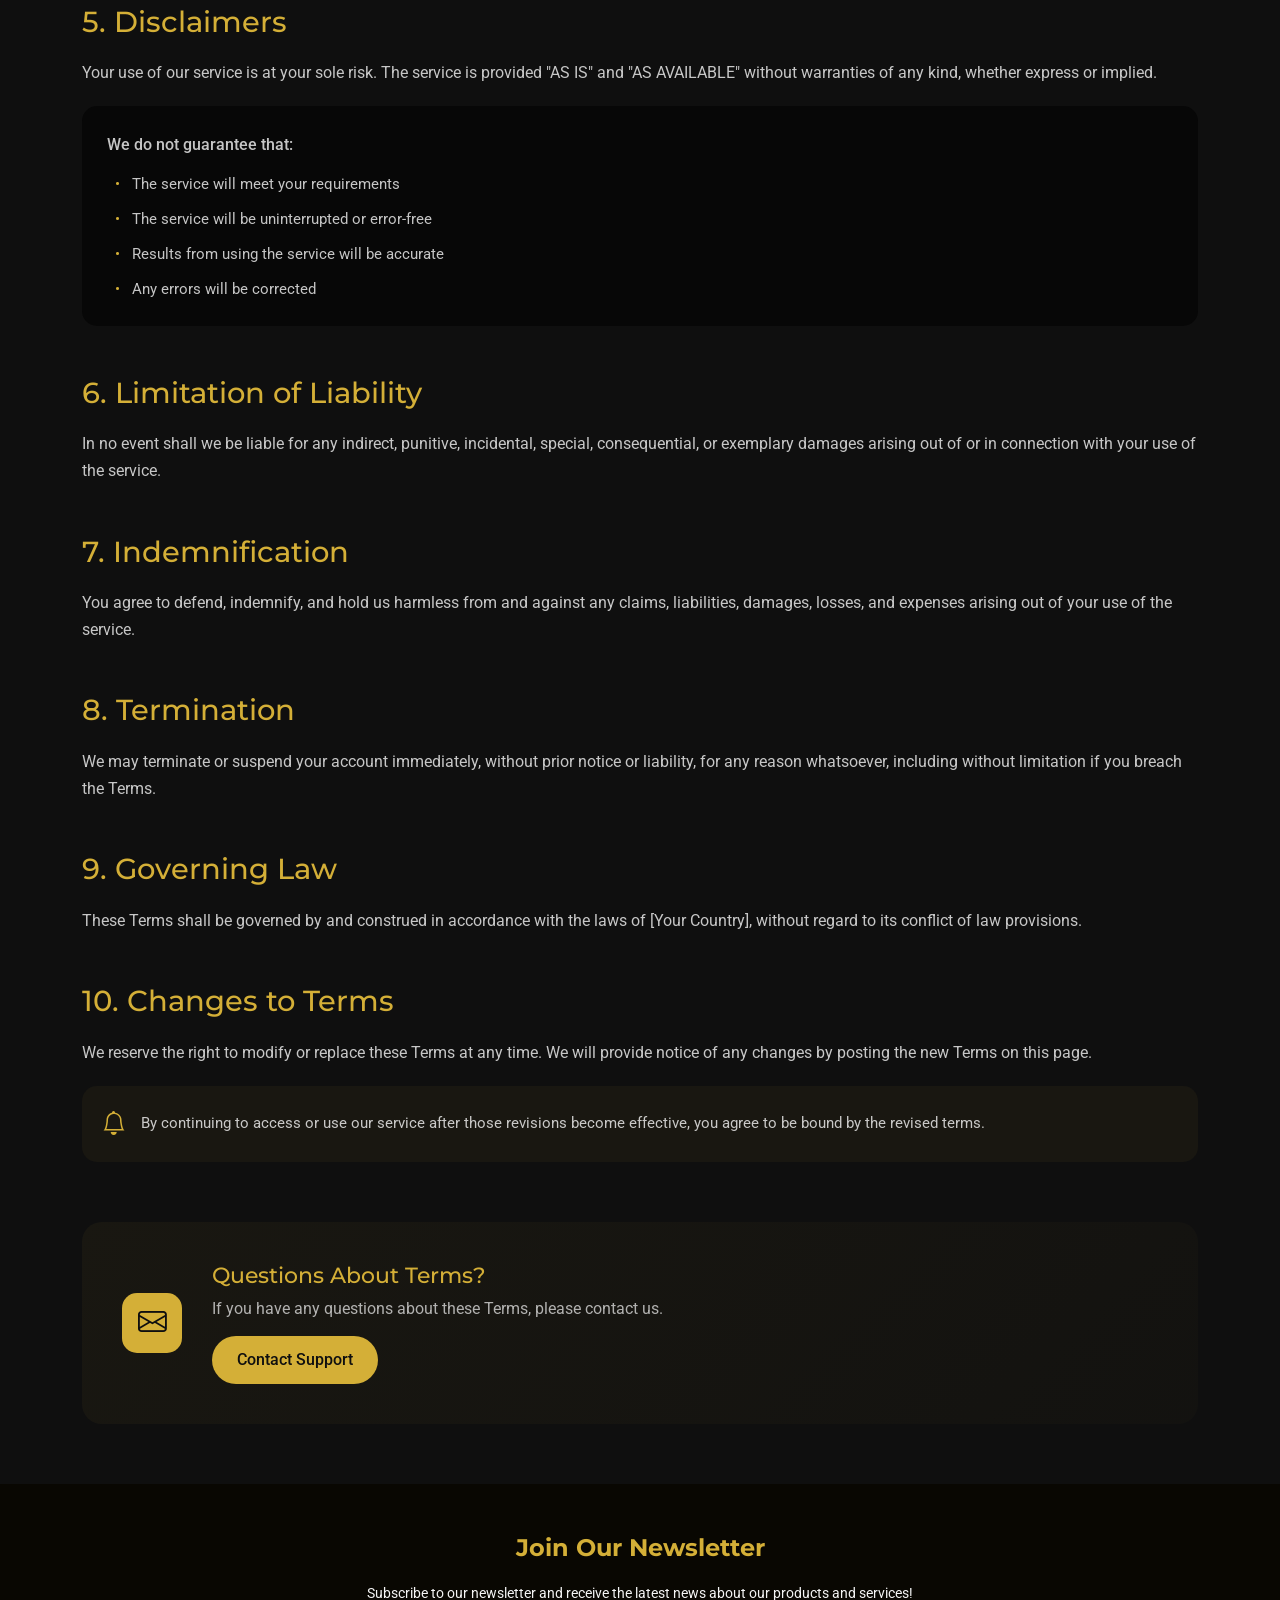
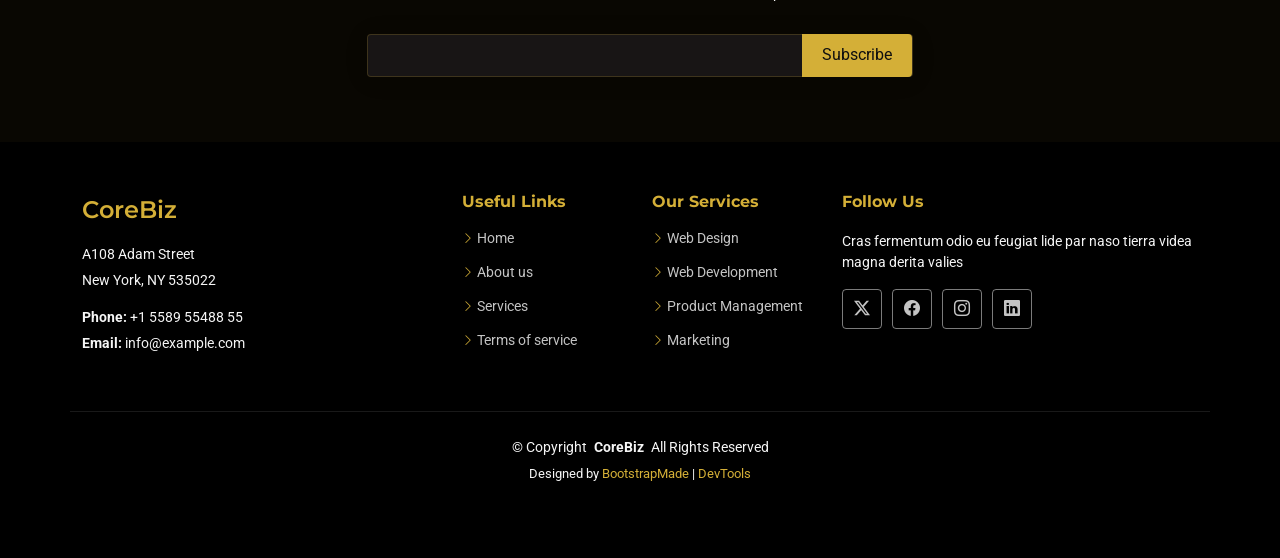
<file: terms.html>
<!DOCTYPE html>
<html lang="en">

<head>
  <meta charset="utf-8">
  <meta content="width=device-width, initial-scale=1.0" name="viewport">
  <title>Terms - CoreBiz Bootstrap Template</title>
  <meta name="description" content="">
  <meta name="keywords" content="">

  <!-- Favicons -->
  <link href="assets/img/favicon.png" rel="icon">
  <link href="assets/img/apple-touch-icon.png" rel="apple-touch-icon">

  <!-- Fonts -->
  <link href="https://fonts.googleapis.com" rel="preconnect">
  <link href="https://fonts.gstatic.com" rel="preconnect" crossorigin>
  <link href="https://fonts.googleapis.com/css2?family=Roboto:ital,wght@0,100;0,300;0,400;0,500;0,700;0,900;1,100;1,300;1,400;1,500;1,700;1,900&family=Open+Sans:ital,wght@0,300;0,400;0,500;0,600;0,700;0,800;1,300;1,400;1,500;1,600;1,700;1,800&family=Montserrat:ital,wght@0,100;0,200;0,300;0,400;0,500;0,600;0,700;0,800;0,900;1,100;1,200;1,300;1,400;1,500;1,600;1,700;1,800;1,900&display=swap" rel="stylesheet">

  <!-- Vendor CSS Files -->
  <link href="assets/vendor/bootstrap/css/bootstrap.min.css" rel="stylesheet">
  <link href="assets/vendor/bootstrap-icons/bootstrap-icons.css" rel="stylesheet">
  <link href="assets/vendor/aos/aos.css" rel="stylesheet">
  <link href="assets/vendor/glightbox/css/glightbox.min.css" rel="stylesheet">
  <link href="assets/vendor/swiper/swiper-bundle.min.css" rel="stylesheet">

  <!-- Main CSS File -->
  <link href="assets/css/main.css" rel="stylesheet">

  <!-- =======================================================
  * Template Name: CoreBiz
  * Template URL: https://bootstrapmade.com/corebiz-bootstrap-business-template/
  * Updated: Aug 30 2025 with Bootstrap v5.3.8
  * Author: BootstrapMade.com
  * License: https://bootstrapmade.com/license/
  ======================================================== -->
</head>

<body class="terms-page">

  <header id="header" class="header sticky-top">

    <div class="topbar d-flex align-items-center dark-background">
      <div class="container d-flex justify-content-center justify-content-md-between">
        <div class="contact-info d-flex align-items-center">
          <i class="bi bi-envelope d-flex align-items-center"><a href="mailto:contact@example.com">contact@example.com</a></i>
          <i class="bi bi-phone d-flex align-items-center ms-4"><span>+1 5589 55488 55</span></i>
        </div>
        <div class="social-links d-none d-md-flex align-items-center">
          <a href="#" class="twitter"><i class="bi bi-twitter-x"></i></a>
          <a href="#" class="facebook"><i class="bi bi-facebook"></i></a>
          <a href="#" class="instagram"><i class="bi bi-instagram"></i></a>
          <a href="#" class="linkedin"><i class="bi bi-linkedin"></i></a>
        </div>
      </div>
    </div><!-- End Top Bar -->

    <div class="branding d-flex align-items-cente">

      <div class="container position-relative d-flex align-items-center justify-content-between">
        <a href="index.html" class="logo d-flex align-items-center">
          <!-- Uncomment the line below if you also wish to use an image logo -->
          <!-- <img src="assets/img/logo.webp" alt=""> -->
          <h1 class="sitename">CoreBiz</h1>
        </a>

        <nav id="navmenu" class="navmenu">
          <ul>
            <li><a href="#hero">Home</a></li>
            <li><a href="#about">About</a></li>
            <li><a href="#services">Services</a></li>
            <li><a href="#portfolio">Portfolio</a></li>
            <li><a href="#team">Team</a></li>
            <li class="dropdown"><a href="#"><span>Dropdown</span> <i class="bi bi-chevron-down toggle-dropdown"></i></a>
              <ul>
                <li><a href="#">Dropdown 1</a></li>
                <li class="dropdown"><a href="#"><span>Deep Dropdown</span> <i class="bi bi-chevron-down toggle-dropdown"></i></a>
                  <ul>
                    <li><a href="#">Deep Dropdown 1</a></li>
                    <li><a href="#">Deep Dropdown 2</a></li>
                    <li><a href="#">Deep Dropdown 3</a></li>
                    <li><a href="#">Deep Dropdown 4</a></li>
                    <li><a href="#">Deep Dropdown 5</a></li>
                  </ul>
                </li>
                <li><a href="#">Dropdown 2</a></li>
                <li><a href="#">Dropdown 3</a></li>
                <li><a href="#">Dropdown 4</a></li>
              </ul>
            </li>
            <li><a href="#contact">Contact</a></li>
          </ul>
          <i class="mobile-nav-toggle d-xl-none bi bi-list"></i>
        </nav>

      </div>

    </div>

  </header>

  <main class="main">

    <!-- Page Title -->
    <div class="page-title position-relative" data-aos="fade">
      <div class="container d-lg-flex justify-content-between align-items-center">
        <h1 class="mb-2 mb-lg-0">Terms&nbsp;</h1>
        <nav class="breadcrumbs">
          <ol>
            <li><a href="index.html">Home</a></li>
            <li class="current">Terms</li>
          </ol>
        </nav>
      </div>
    </div><!-- End Page Title -->

    <!-- Terms Of Service Section -->
    <section id="terms-of-service" class="terms-of-service section">

      <div class="container" data-aos="fade-up">
        <!-- Page Header -->
        <div class="tos-header text-center" data-aos="fade-up">
          <span class="last-updated">Last Updated: February 27, 2025</span>
          <h2>Terms of Service</h2>
          <p>Please read these terms of service carefully before using our services</p>
        </div>

        <!-- Content -->
        <div class="tos-content" data-aos="fade-up" data-aos-delay="200">
          <!-- Agreement Section -->
          <div id="agreement" class="content-section">
            <h3>1. Agreement to Terms</h3>
            <p>By accessing our website and services, you agree to be bound by these Terms of Service and all applicable laws and regulations. If you do not agree with any of these terms, you are prohibited from using or accessing our services.</p>
            <div class="info-box">
              <i class="bi bi-info-circle"></i>
              <p>These terms apply to all users, visitors, and others who access or use our services.</p>
            </div>
          </div>

          <!-- Intellectual Property -->
          <div id="intellectual-property" class="content-section">
            <h3>2. Intellectual Property Rights</h3>
            <p>Our service and its original content, features, and functionality are owned by us and are protected by international copyright, trademark, patent, trade secret, and other intellectual property laws.</p>
            <ul class="list-items">
              <li>All content is our exclusive property</li>
              <li>You may not copy or modify the content</li>
              <li>Our trademarks may not be used without permission</li>
              <li>Content is for personal, non-commercial use only</li>
            </ul>
          </div>

          <!-- User Accounts -->
          <div id="user-accounts" class="content-section">
            <h3>3. User Accounts</h3>
            <p>When you create an account with us, you must provide accurate, complete, and current information. Failure to do so constitutes a breach of the Terms, which may result in immediate termination of your account.</p>
            <div class="alert-box">
              <i class="bi bi-exclamation-triangle"></i>
              <div class="alert-content">
                <h5>Important Notice</h5>
                <p>You are responsible for safeguarding the password and for all activities that occur under your account.</p>
              </div>
            </div>
          </div>

          <!-- Prohibited Activities -->
          <div id="prohibited" class="content-section">
            <h3>4. Prohibited Activities</h3>
            <p>You may not access or use the Service for any purpose other than that for which we make it available.</p>
            <div class="prohibited-list">
              <div class="prohibited-item">
                <i class="bi bi-x-circle"></i>
                <span>Systematic retrieval of data or content</span>
              </div>
              <div class="prohibited-item">
                <i class="bi bi-x-circle"></i>
                <span>Publishing malicious content</span>
              </div>
              <div class="prohibited-item">
                <i class="bi bi-x-circle"></i>
                <span>Engaging in unauthorized framing</span>
              </div>
              <div class="prohibited-item">
                <i class="bi bi-x-circle"></i>
                <span>Attempting to gain unauthorized access</span>
              </div>
            </div>
          </div>

          <!-- Disclaimers -->
          <div id="disclaimer" class="content-section">
            <h3>5. Disclaimers</h3>
            <p>Your use of our service is at your sole risk. The service is provided "AS IS" and "AS AVAILABLE" without warranties of any kind, whether express or implied.</p>
            <div class="disclaimer-box">
              <p>We do not guarantee that:</p>
              <ul>
                <li>The service will meet your requirements</li>
                <li>The service will be uninterrupted or error-free</li>
                <li>Results from using the service will be accurate</li>
                <li>Any errors will be corrected</li>
              </ul>
            </div>
          </div>

          <!-- Limitation of Liability -->
          <div id="limitation" class="content-section">
            <h3>6. Limitation of Liability</h3>
            <p>In no event shall we be liable for any indirect, punitive, incidental, special, consequential, or exemplary damages arising out of or in connection with your use of the service.</p>
          </div>

          <!-- Indemnification -->
          <div id="indemnification" class="content-section">
            <h3>7. Indemnification</h3>
            <p>You agree to defend, indemnify, and hold us harmless from and against any claims, liabilities, damages, losses, and expenses arising out of your use of the service.</p>
          </div>

          <!-- Termination -->
          <div id="termination" class="content-section">
            <h3>8. Termination</h3>
            <p>We may terminate or suspend your account immediately, without prior notice or liability, for any reason whatsoever, including without limitation if you breach the Terms.</p>
          </div>

          <!-- Governing Law -->
          <div id="governing-law" class="content-section">
            <h3>9. Governing Law</h3>
            <p>These Terms shall be governed by and construed in accordance with the laws of [Your Country], without regard to its conflict of law provisions.</p>
          </div>

          <!-- Changes -->
          <div id="changes" class="content-section">
            <h3>10. Changes to Terms</h3>
            <p>We reserve the right to modify or replace these Terms at any time. We will provide notice of any changes by posting the new Terms on this page.</p>
            <div class="notice-box">
              <i class="bi bi-bell"></i>
              <p>By continuing to access or use our service after those revisions become effective, you agree to be bound by the revised terms.</p>
            </div>
          </div>
        </div>

        <!-- Contact Section -->
        <div class="tos-contact" data-aos="fade-up" data-aos-delay="300">
          <div class="contact-box">
            <div class="contact-icon">
              <i class="bi bi-envelope"></i>
            </div>
            <div class="contact-content">
              <h4>Questions About Terms?</h4>
              <p>If you have any questions about these Terms, please contact us.</p>
              <a href="#" class="contact-link">Contact Support</a>
            </div>
          </div>
        </div>
      </div>

    </section><!-- /Terms Of Service Section -->

  </main>

  <footer id="footer" class="footer light-background">

    <div class="footer-newsletter">
      <div class="container">
        <div class="row justify-content-center text-center">
          <div class="col-lg-6">
            <h4>Join Our Newsletter</h4>
            <p>Subscribe to our newsletter and receive the latest news about our products and services!</p>
            <form action="forms/newsletter.php" method="post" class="php-email-form">
              <div class="newsletter-form"><input type="email" name="email"><input type="submit" value="Subscribe"></div>
              <div class="loading">Loading</div>
              <div class="error-message"></div>
              <div class="sent-message">Your subscription request has been sent. Thank you!</div>
            </form>
          </div>
        </div>
      </div>
    </div>

    <div class="container footer-top">
      <div class="row gy-4">
        <div class="col-lg-4 col-md-6 footer-about">
          <a href="index.html" class="d-flex align-items-center">
            <span class="sitename">CoreBiz</span>
          </a>
          <div class="footer-contact pt-3">
            <p>A108 Adam Street</p>
            <p>New York, NY 535022</p>
            <p class="mt-3"><strong>Phone:</strong> <span>+1 5589 55488 55</span></p>
            <p><strong>Email:</strong> <span>info@example.com</span></p>
          </div>
        </div>

        <div class="col-lg-2 col-md-3 footer-links">
          <h4>Useful Links</h4>
          <ul>
            <li><i class="bi bi-chevron-right"></i> <a href="#">Home</a></li>
            <li><i class="bi bi-chevron-right"></i> <a href="#">About us</a></li>
            <li><i class="bi bi-chevron-right"></i> <a href="#">Services</a></li>
            <li><i class="bi bi-chevron-right"></i> <a href="#">Terms of service</a></li>
          </ul>
        </div>

        <div class="col-lg-2 col-md-3 footer-links">
          <h4>Our Services</h4>
          <ul>
            <li><i class="bi bi-chevron-right"></i> <a href="#">Web Design</a></li>
            <li><i class="bi bi-chevron-right"></i> <a href="#">Web Development</a></li>
            <li><i class="bi bi-chevron-right"></i> <a href="#">Product Management</a></li>
            <li><i class="bi bi-chevron-right"></i> <a href="#">Marketing</a></li>
          </ul>
        </div>

        <div class="col-lg-4 col-md-12">
          <h4>Follow Us</h4>
          <p>Cras fermentum odio eu feugiat lide par naso tierra videa magna derita valies</p>
          <div class="social-links d-flex">
            <a href=""><i class="bi bi-twitter-x"></i></a>
            <a href=""><i class="bi bi-facebook"></i></a>
            <a href=""><i class="bi bi-instagram"></i></a>
            <a href=""><i class="bi bi-linkedin"></i></a>
          </div>
        </div>

      </div>
    </div>

    <div class="container copyright text-center mt-4">
      <p>© <span>Copyright</span> <strong class="px-1 sitename">CoreBiz</strong> <span>All Rights Reserved</span></p>
      <div class="credits">
        <!-- All the links in the footer should remain intact. -->
        <!-- You can delete the links only if you've purchased the pro version. -->
        <!-- Licensing information: https://bootstrapmade.com/license/ -->
        <!-- Purchase the pro version with working PHP/AJAX contact form: [buy-url] -->
        Designed by <a href="https://bootstrapmade.com/">BootstrapMade</a> | <a href="https://bootstrapmade.com/tools/">DevTools</a>
      </div>
    </div>

  </footer>

  <!-- Scroll Top -->
  <a href="#" id="scroll-top" class="scroll-top d-flex align-items-center justify-content-center"><i class="bi bi-arrow-up-short"></i></a>

  <!-- Preloader -->
  <div id="preloader">
    <div></div>
    <div></div>
    <div></div>
    <div></div>
  </div>

  <!-- Vendor JS Files -->
  <script src="assets/vendor/bootstrap/js/bootstrap.bundle.min.js"></script>
  <script src="assets/vendor/php-email-form/validate.js"></script>
  <script src="assets/vendor/aos/aos.js"></script>
  <script src="assets/vendor/glightbox/js/glightbox.min.js"></script>
  <script src="assets/vendor/purecounter/purecounter_vanilla.js"></script>
  <script src="assets/vendor/waypoints/noframework.waypoints.js"></script>
  <script src="assets/vendor/swiper/swiper-bundle.min.js"></script>
  <script src="assets/vendor/imagesloaded/imagesloaded.pkgd.min.js"></script>
  <script src="assets/vendor/isotope-layout/isotope.pkgd.min.js"></script>

  <!-- Main JS File -->
  <script src="assets/js/main.js"></script>

</body>

</html>
</file>
<file: assets/css/main.css>
/**
* Template Name: CoreBiz
* Template URL: https://bootstrapmade.com/corebiz-bootstrap-business-template/
* Updated: Aug 30 2025 with Bootstrap v5.3.8
* Author: BootstrapMade.com
* License: https://bootstrapmade.com/license/
*/

@charset "UTF-8";

/*--------------------------------------------------------------
# Font & Color Variables
# Help: https://bootstrapmade.com/color-system/
--------------------------------------------------------------*/
/* Fonts */
:root {
  --default-font: "Roboto",  system-ui, -apple-system, "Segoe UI", Roboto, "Helvetica Neue", Arial, "Noto Sans", "Liberation Sans", sans-serif, "Apple Color Emoji", "Segoe UI Emoji", "Segoe UI Symbol", "Noto Color Emoji";
  --heading-font: "Montserrat",  sans-serif;
  --nav-font: "Open Sans",  sans-serif;
}

/* Global Colors - The following color variables are used throughout the website. Updating them here will change the color scheme of the entire website */
:root { 
  --background-color: #0f0f0f; /* Background color for the entire website, including individual sections */
  --default-color: #f5f5f5; /* Default color used for the majority of the text content across the entire website */
  --heading-color: #D4AF37; /* Color for headings, subheadings and title throughout the website */
  --accent-color: #D4AF37; /* Accent color that represents your brand on the website. It's used for buttons, links, and other elements that need to stand out */
  --surface-color: #070707; /* The surface color is used as a background of boxed elements within sections, such as cards, icon boxes, or other elements that require a visual separation from the global background. */
  --contrast-color: #0f0f0f; /* Contrast color for text, ensuring readability against backgrounds of accent, heading, or default colors. */
}

/* Nav Menu Colors - The following color variables are used specifically for the navigation menu. They are separate from the global colors to allow for more customization options */
:root {
  --nav-color: #ffffff;  /* The default color of the main navmenu links */
  --nav-hover-color: #D4AF37; /* Applied to main navmenu links when they are hovered over or active */
  --nav-mobile-background-color: #ffffff; /* Used as the background color for mobile navigation menu */
  --nav-dropdown-background-color: #d4af37; /* Used as the background color for dropdown items that appear when hovering over primary navigation items */
  --nav-dropdown-color: #222222; /* Used for navigation links of the dropdown items in the navigation menu. */
  --nav-dropdown-hover-color: #f7f7f7; /* Similar to --nav-hover-color, this color is applied to dropdown navigation links when they are hovered over. */
}

/* Color Presets - These classes override global colors when applied to any section or element, providing reuse of the sam color scheme. */

.light-background {
  --background-color: #000000;
  --surface-color: #181515;
}

.dark-background {
  --background-color: #222423;
  --default-color: #D4AF37;
  --heading-color: #D4AF37;
  --surface-color: #252525;
  --contrast-color: #ffffff;
}

/* Smooth scroll */
:root {
  scroll-behavior: smooth;
}

/*--------------------------------------------------------------
# General Styling & Shared Classes
--------------------------------------------------------------*/
body {
  color: var(--default-color);
  background-color: var(--background-color);
  font-family: var(--default-font);
}

a {
  color: var(--accent-color);
  text-decoration: none;
  transition: 0.3s;
}

a:hover {
  color: color-mix(in srgb, var(--accent-color), transparent 25%);
  text-decoration: none;
}

h1,
h2,
h3,
h4,
h5,
h6 {
  color: var(--heading-color);
  font-family: var(--heading-font);
}

/* PHP Email Form Messages
------------------------------*/
.php-email-form .error-message {
  display: none;
  background: #df1529;
  color: #ffffff;
  text-align: left;
  padding: 15px;
  margin-bottom: 24px;
  font-weight: 600;
}

.php-email-form .sent-message {
  display: none;
  color: #ffffff;
  background: #059652;
  text-align: center;
  padding: 15px;
  margin-bottom: 24px;
  font-weight: 600;
}

.php-email-form .loading {
  display: none;
  background: var(--surface-color);
  text-align: center;
  padding: 15px;
  margin-bottom: 24px;
}

.php-email-form .loading:before {
  content: "";
  display: inline-block;
  border-radius: 50%;
  width: 24px;
  height: 24px;
  margin: 0 10px -6px 0;
  border: 3px solid var(--accent-color);
  border-top-color: var(--surface-color);
  animation: php-email-form-loading 1s linear infinite;
}

@keyframes php-email-form-loading {
  0% {
    transform: rotate(0deg);
  }

  100% {
    transform: rotate(360deg);
  }
}

/*--------------------------------------------------------------
# Global Header
--------------------------------------------------------------*/
.header {
  color: var(--default-color);
  transition: all 0.5s;
  z-index: 997;
  background-color: var(--background-color);
}

.header .topbar {
background-color: #ffd001;
  height: 40px;
  padding: 0;
  font-size: 14px;
  transition: all 0.5s;
}

.header .topbar .contact-info i {
  font-style: normal;
  color: var(--contrast-color);
}

.header .topbar .contact-info i a,
.header .topbar .contact-info i span {
  padding-left: 5px;
  color: var(--contrast-color);
}

@media (max-width: 575px) {

  .header .topbar .contact-info i a,
  .header .topbar .contact-info i span {
    font-size: 13px;
  }
}

.header .topbar .contact-info i a {
  line-height: 0;
  transition: 0.3s;
}

.header .topbar .contact-info i a:hover {
  color: var(--contrast-color);
  text-decoration: underline;
}

.header .topbar .social-links a {
  color: color-mix(in srgb, var(--contrast-color), transparent 40%);
  line-height: 0;
  transition: 0.3s;
  margin-left: 20px;
}

.header .topbar .social-links a:hover {
  color: var(--contrast-color);
}

.header .branding {
  min-height: 60px;
  padding: 10px 0;
}

.header .logo {
  line-height: 1;
}

.header .logo img {
  max-height: 36px;
  margin-right: 8px;
}

.header .logo h1 {
  font-size: 30px;
  margin: 0;
  font-weight: 700;
  color: var(--heading-color);
}

.scrolled .header {
  box-shadow: 0px 0 18px rgba(0, 0, 0, 0.1);
}

.scrolled .header .topbar {
  height: 0;
  visibility: hidden;
  overflow: hidden;
}

/*--------------------------------------------------------------
# Navigation Menu
--------------------------------------------------------------*/
/* Navmenu - Desktop */
@media (min-width: 1200px) {
  .navmenu {
    padding: 0;
  }

  .navmenu ul {
    margin: 0;
    padding: 0;
    display: flex;
    list-style: none;
    align-items: center;
  }

  .navmenu li {
    position: relative;
  }

  .navmenu a,
  .navmenu a:focus {
    color: var(--nav-color);
    padding: 18px 15px;
    font-size: 15px;
    font-family: var(--nav-font);
    font-weight: 500;
    display: flex;
    align-items: center;
    justify-content: space-between;
    white-space: nowrap;
    transition: 0.3s;
  }

  .navmenu a i,
  .navmenu a:focus i {
    font-size: 12px;
    line-height: 0;
    margin-left: 5px;
    transition: 0.3s;
  }

  .navmenu li:last-child a {
    padding-right: 0;
  }

  .navmenu li:hover>a,
  .navmenu .active,
  .navmenu .active:focus {
    color: var(--nav-hover-color);
  }

  .navmenu .dropdown ul {
    margin: 0;
    padding: 10px 0;
    background: var(--nav-dropdown-background-color);
    display: block;
    position: absolute;
    visibility: hidden;
    left: 14px;
    top: 130%;
    opacity: 0;
    transition: 0.3s;
    border-radius: 4px;
    z-index: 99;
    box-shadow: 0px 0px 30px rgba(0, 0, 0, 0.1);
  }

  .navmenu .dropdown ul li {
    min-width: 200px;
  }

  .navmenu .dropdown ul a {
    padding: 10px 20px;
    font-size: 15px;
    text-transform: none;
    color: var(--nav-dropdown-color);
  }

  .navmenu .dropdown ul a i {
    font-size: 12px;
  }

  .navmenu .dropdown ul a:hover,
  .navmenu .dropdown ul .active:hover,
  .navmenu .dropdown ul li:hover>a {
    color: var(--nav-dropdown-hover-color);
  }

  .navmenu .dropdown:hover>ul {
    opacity: 1;
    top: 100%;
    visibility: visible;
  }

  .navmenu .dropdown .dropdown ul {
    top: 0;
    left: -90%;
    visibility: hidden;
  }

  .navmenu .dropdown .dropdown:hover>ul {
    opacity: 1;
    top: 0;
    left: -100%;
    visibility: visible;
  }
}

/* Navmenu - Mobile */
@media (max-width: 1199px) {
  .mobile-nav-toggle {
    color: var(--nav-color);
    font-size: 28px;
    line-height: 0;
    margin-right: 10px;
    cursor: pointer;
    transition: color 0.3s;
  }

  .navmenu {
    padding: 0;
    z-index: 9997;
  }

  .navmenu ul {
    display: none;
    list-style: none;
    position: absolute;
    inset: 60px 20px 20px 20px;
    padding: 10px 0;
    margin: 0;
    border-radius: 6px;
    background-color: var(--nav-mobile-background-color);
    overflow-y: auto;
    transition: 0.3s;
    z-index: 9998;
    box-shadow: 0px 0px 30px rgba(0, 0, 0, 0.1);
  }

  .navmenu a,
  .navmenu a:focus {
    color: var(--nav-dropdown-color);
    padding: 10px 20px;
    font-family: var(--nav-font);
    font-size: 17px;
    font-weight: 500;
    display: flex;
    align-items: center;
    justify-content: space-between;
    white-space: nowrap;
    transition: 0.3s;
  }

  .navmenu a i,
  .navmenu a:focus i {
    font-size: 12px;
    line-height: 0;
    margin-left: 5px;
    width: 30px;
    height: 30px;
    display: flex;
    align-items: center;
    justify-content: center;
    border-radius: 50%;
    transition: 0.3s;
    background-color: color-mix(in srgb, var(--accent-color), transparent 90%);
  }

  .navmenu a i:hover,
  .navmenu a:focus i:hover {
    background-color: var(--accent-color);
    color: var(--contrast-color);
  }

  .navmenu a:hover,
  .navmenu .active,
  .navmenu .active:focus {
    color: var(--nav-dropdown-hover-color);
  }

  .navmenu .active i,
  .navmenu .active:focus i {
    background-color: var(--accent-color);
    color: var(--contrast-color);
    transform: rotate(180deg);
  }

  .navmenu .dropdown ul {
    position: static;
    display: none;
    z-index: 99;
    padding: 10px 0;
    margin: 10px 20px;
    background-color: var(--nav-dropdown-background-color);
    border: 1px solid color-mix(in srgb, var(--default-color), transparent 90%);
    box-shadow: none;
    transition: all 0.5s ease-in-out;
  }

  .navmenu .dropdown ul ul {
    background-color: rgba(33, 37, 41, 0.1);
  }

  .navmenu .dropdown>.dropdown-active {
    display: block;
    background-color: rgba(33, 37, 41, 0.03);
  }

  .mobile-nav-active {
    overflow: hidden;
  }

  .mobile-nav-active .mobile-nav-toggle {
    color: #fff;
    position: absolute;
    font-size: 32px;
    top: 15px;
    right: 15px;
    margin-right: 0;
    z-index: 9999;
  }

  .mobile-nav-active .navmenu {
    position: fixed;
    overflow: hidden;
    inset: 0;
    background: rgba(33, 37, 41, 0.8);
    transition: 0.3s;
  }

  .mobile-nav-active .navmenu>ul {
    display: block;
  }
}

/*--------------------------------------------------------------
# Global Footer
--------------------------------------------------------------*/
.footer {
  color: var(--default-color);
  background-color: var(--background-color);
  font-size: 14px;
  padding-bottom: 50px;
  position: relative;
}

.footer .footer-newsletter {
  background-color: color-mix(in srgb, var(--accent-color), transparent 96%);
  padding: 50px 0;
}

.footer .footer-newsletter h4 {
  font-size: 24px;
}

.footer .footer-newsletter .newsletter-form {
  margin-top: 30px;
  margin-bottom: 15px;
  padding: 6px 8px;
  position: relative;
  background-color: var(--surface-color);
  border: 1px solid color-mix(in srgb, var(--accent-color), transparent 80%);
  box-shadow: 0px 2px 25px rgba(0, 0, 0, 0.1);
  display: flex;
  transition: 0.3s;
  border-radius: 4px;
}

.footer .footer-newsletter .newsletter-form:focus-within {
  border-color: var(--accent-color);
}

.footer .footer-newsletter .newsletter-form input[type=email] {
  border: 0;
  padding: 4px;
  width: 100%;
  background-color: var(--surface-color);
  color: var(--default-color);
}

.footer .footer-newsletter .newsletter-form input[type=email]:focus-visible {
  outline: none;
}

.footer .footer-newsletter .newsletter-form input[type=submit] {
  border: 0;
  font-size: 16px;
  padding: 0 20px;
  margin: -7px -8px -7px 0;
  background: var(--accent-color);
  color: var(--contrast-color);
  transition: 0.3s;
  border-radius: 0 4px 4px 0;
}

.footer .footer-newsletter .newsletter-form input[type=submit]:hover {
  background: color-mix(in srgb, var(--accent-color), transparent 20%);
}

.footer .footer-top {
  padding-top: 50px;
}

.footer .social-links a {
  display: flex;
  align-items: center;
  justify-content: center;
  width: 40px;
  height: 40px;
  border-radius: 4px;
  border: 1px solid color-mix(in srgb, var(--default-color), transparent 50%);
  font-size: 16px;
  color: color-mix(in srgb, var(--default-color), transparent 20%);
  margin-right: 10px;
  transition: 0.3s;
}

.footer .social-links a:hover {
  color: var(--accent-color);
  border-color: var(--accent-color);
}

.footer h4 {
  font-size: 16px;
  font-weight: bold;
  position: relative;
  padding-bottom: 12px;
}

.footer .footer-links {
  margin-bottom: 30px;
}

.footer .footer-links ul {
  list-style: none;
  padding: 0;
  margin: 0;
}

.footer .footer-links ul i {
  margin-right: 3px;
  font-size: 12px;
  line-height: 0;
  color: var(--accent-color);
}

.footer .footer-links ul li {
  padding: 10px 0;
  display: flex;
  align-items: center;
}

.footer .footer-links ul li:first-child {
  padding-top: 0;
}

.footer .footer-links ul a {
  display: inline-block;
  color: color-mix(in srgb, var(--default-color), transparent 20%);
  line-height: 1;
}

.footer .footer-links ul a:hover {
  color: var(--accent-color);
}

.footer .footer-about a {
  color: var(--heading-color);
  font-size: 24px;
  font-weight: 600;
  font-family: var(--heading-font);
}

.footer .footer-contact p {
  margin-bottom: 5px;
}

.footer .copyright {
  padding-top: 25px;
  padding-bottom: 25px;
  border-top: 1px solid color-mix(in srgb, var(--default-color), transparent 90%);
}

.footer .copyright p {
  margin-bottom: 0;
}

.footer .credits {
  margin-top: 6px;
  font-size: 13px;
}

/*--------------------------------------------------------------
# Preloader
--------------------------------------------------------------*/
#preloader {
  position: fixed;
  inset: 0;
  z-index: 9999;
  overflow: hidden;
  background-color: var(--background-color);
  transition: all 0.6s ease-out;
  width: 100%;
  height: 100vh;
  display: flex;
  align-items: center;
  justify-content: center;
}

#preloader div {
  width: 13px;
  height: 13px;
  background-color: var(--accent-color);
  border-radius: 50%;
  animation-timing-function: cubic-bezier(0, 1, 1, 0);
  position: absolute;
  left: 50%;
}

#preloader div:nth-child(1) {
  left: calc(50% + 8px);
  animation: animate-preloader-1 0.6s infinite;
}

#preloader div:nth-child(2) {
  left: calc(50% + 8px);
  animation: animate-preloader-2 0.6s infinite;
}

#preloader div:nth-child(3) {
  left: calc(50% + 32px);
  animation: animate-preloader-2 0.6s infinite;
}

#preloader div:nth-child(4) {
  left: calc(50% + 56px);
  animation: animate-preloader-3 0.6s infinite;
}

@keyframes animate-preloader-1 {
  0% {
    transform: scale(0);
  }

  100% {
    transform: scale(1);
  }
}

@keyframes animate-preloader-3 {
  0% {
    transform: scale(1);
  }

  100% {
    transform: scale(0);
  }
}

@keyframes animate-preloader-2 {
  0% {
    transform: translate(0, 0);
  }

  100% {
    transform: translate(24px, 0);
  }
}

/*--------------------------------------------------------------
# Scroll Top Button
--------------------------------------------------------------*/
.scroll-top {
  position: fixed;
  visibility: hidden;
  opacity: 0;
  right: 15px;
  bottom: 15px;
  z-index: 99999;
  background-color: var(--accent-color);
  width: 40px;
  height: 40px;
  border-radius: 4px;
  transition: all 0.4s;
}

.scroll-top i {
  font-size: 24px;
  color: var(--contrast-color);
  line-height: 0;
}

.scroll-top:hover {
  background-color: color-mix(in srgb, var(--accent-color), transparent 20%);
  color: var(--contrast-color);
}

.scroll-top.active {
  visibility: visible;
  opacity: 1;
}

/*--------------------------------------------------------------
# Disable aos animation delay on mobile devices
--------------------------------------------------------------*/
@media screen and (max-width: 768px) {
  [data-aos-delay] {
    transition-delay: 0 !important;
  }
}

/*--------------------------------------------------------------
# Global Page Titles & Breadcrumbs
--------------------------------------------------------------*/
.page-title {
  --background-color: color-mix(in srgb, var(--default-color), transparent 96%);
  color: var(--default-color);
  background-color: var(--background-color);
  padding: 25px 0;
  position: relative;
}

.page-title h1 {
  font-size: 24px;
  font-weight: 600;
}

.page-title .breadcrumbs ol {
  display: flex;
  flex-wrap: wrap;
  list-style: none;
  padding: 0;
  margin: 0;
  font-size: 14px;
  font-weight: 400;
}

.page-title .breadcrumbs ol li+li {
  padding-left: 10px;
}

.page-title .breadcrumbs ol li+li::before {
  content: "/";
  display: inline-block;
  padding-right: 10px;
  color: color-mix(in srgb, var(--default-color), transparent 70%);
}

/*--------------------------------------------------------------
# Global Sections
--------------------------------------------------------------*/
section,
.section {
  color: var(--default-color);
  background-color: var(--background-color);
  padding: 60px 0;
  scroll-margin-top: 78px;
  overflow: clip;
}

@media (max-width: 1199px) {

  section,
  .section {
    scroll-margin-top: 60px;
  }
}

/*--------------------------------------------------------------
# Global Section Titles
--------------------------------------------------------------*/
.section-title {
  text-align: center;
  padding-bottom: 60px;
  position: relative;
}

.section-title h2 {
  font-size: 32px;
  font-weight: 700;
  margin-bottom: 20px;
  padding-bottom: 20px;
  position: relative;
}

.section-title h2:before {
  content: "";
  position: absolute;
  display: block;
  width: 160px;
  height: 1px;
  background: color-mix(in srgb, var(--default-color), transparent 60%);
  left: 0;
  right: 0;
  bottom: 1px;
  margin: auto;
}

.section-title h2::after {
  content: "";
  position: absolute;
  display: block;
  width: 60px;
  height: 3px;
  background: var(--accent-color);
  left: 0;
  right: 0;
  bottom: 0;
  margin: auto;
}

.section-title p {
  margin-bottom: 0;
}

/*--------------------------------------------------------------
# Hero Section
--------------------------------------------------------------*/
.hero {
  padding: 0;
  background: linear-gradient(135deg, var(--surface-color) 0%, color-mix(in srgb, var(--accent-color), transparent 95%) 100%);
  position: relative;
  overflow: hidden;
}

.hero .hero-content {
  position: relative;
  z-index: 2;
}

.hero .hero-content .content {
  padding: 80px 0;
}

.hero .hero-content .content h1 {
  font-size: 2.5rem;
  font-weight: 700;
  margin-bottom: 2rem;
  color: var(--heading-color);
}

@media (max-width: 768px) {
  .hero .hero-content .content h1 {
    font-size: 2.5rem;
  }
}

.hero .hero-content .content p {
  font-size: 1.125rem;
  line-height: 1.7;
  color: color-mix(in srgb, var(--default-color), transparent 20%);
  margin-bottom: 3rem;
  max-width: 90%;
}

.hero .hero-content .content .cta-group {
  display: flex;
  align-items: center;
  gap: 2rem;
  flex-wrap: wrap;
}

.hero .hero-content .content .cta-group .btn-primary {
  background: var(--accent-color);
  color: var(--contrast-color);
  padding: 1rem 2.5rem;
  border-radius: 8px;
  font-weight: 500;
  font-size: 1rem;
  text-decoration: none;
  transition: all 0.3s ease;
  border: none;
  display: inline-block;
}

.hero .hero-content .content .cta-group .btn-primary:hover {
  background: color-mix(in srgb, var(--accent-color), black 10%);
  transform: translateY(-2px);
  box-shadow: 0 8px 25px color-mix(in srgb, var(--accent-color), transparent 70%);
}

.hero .hero-content .content .cta-group .btn-secondary {
  display: flex;
  align-items: center;
  gap: 0.75rem;
  color: var(--heading-color);
  text-decoration: none;
  font-weight: 500;
  transition: all 0.3s ease;
}

.hero .hero-content .content .cta-group .btn-secondary i {
  font-size: 1.5rem;
  color: var(--accent-color);
  transition: all 0.3s ease;
}

.hero .hero-content .content .cta-group .btn-secondary:hover {
  color: var(--accent-color);
}

.hero .hero-content .content .cta-group .btn-secondary:hover i {
  transform: scale(1.1);
}

.hero .hero-content .hero-image {
  position: relative;
  padding: 80px 0;
}

.hero .hero-content .hero-image img {
  border-radius: 12px;
  box-shadow: 0 20px 60px color-mix(in srgb, var(--default-color), transparent 85%);
  width: 100%;
  height: auto;
}

.hero .hero-content .hero-image .floating-card {
  position: absolute;
  bottom: 40px;
  left: -40px;
  background: var(--surface-color);
  padding: 2rem;
  border-radius: 12px;
  box-shadow: 0 15px 40px color-mix(in srgb, var(--default-color), transparent 85%);
  backdrop-filter: blur(10px);
}

@media (max-width: 768px) {
  .hero .hero-content .hero-image .floating-card {
    left: 20px;
    bottom: 20px;
    padding: 1.5rem;
  }
}

.hero .hero-content .hero-image .floating-card .card-content {
  display: flex;
  gap: 2rem;
}

@media (max-width: 576px) {
  .hero .hero-content .hero-image .floating-card .card-content {
    flex-direction: column;
    gap: 1rem;
  }
}

.hero .hero-content .hero-image .floating-card .metric {
  text-align: center;
}

.hero .hero-content .hero-image .floating-card .metric .number {
  display: block;
  font-size: 2rem;
  font-weight: 600;
  color: var(--accent-color);
  line-height: 1;
}

.hero .hero-content .hero-image .floating-card .metric .label {
  font-size: 0.875rem;
  color: color-mix(in srgb, var(--default-color), transparent 30%);
  margin-top: 0.25rem;
}

.hero .hero-features {
  background: var(--surface-color);
  padding: 4rem 0;
  border-top: 1px solid color-mix(in srgb, var(--default-color), transparent 90%);
}

.hero .hero-features .feature-item {
  text-align: center;
  padding: 2rem 1rem;
  transition: all 0.3s ease;
}

.hero .hero-features .feature-item:hover {
  transform: translateY(-5px);
}

.hero .hero-features .feature-item .icon {
  width: 80px;
  height: 80px;
  background: color-mix(in srgb, var(--accent-color), transparent 90%);
  border-radius: 50%;
  display: flex;
  align-items: center;
  justify-content: center;
  margin: 0 auto 1.5rem;
  transition: all 0.3s ease;
}

.hero .hero-features .feature-item .icon i {
  font-size: 2rem;
  color: var(--accent-color);
}

.hero .hero-features .feature-item h4 {
  font-size: 1.25rem;
  font-weight: 500;
  margin-bottom: 1rem;
  color: var(--heading-color);
}

.hero .hero-features .feature-item p {
  font-size: 0.95rem;
  line-height: 1.6;
  color: color-mix(in srgb, var(--default-color), transparent 30%);
  margin: 0;
}

.hero .hero-features .feature-item:hover .icon {
  background: var(--accent-color);
  transform: scale(1.1);
}

.hero .hero-features .feature-item:hover .icon i {
  color: var(--contrast-color);
}

@media (max-width: 992px) {
  .hero .hero-content .content {
    text-align: center;
    padding: 60px 0 40px;
  }

  .hero .hero-content .content p {
    max-width: 100%;
  }

  .hero .hero-content .hero-image {
    padding: 40px 0 60px;
  }
}

.hero::before {
  content: "";
  position: absolute;
  top: 0;
  right: 0;
  width: 50%;
  height: 100%;
  background: url("../img/bg/abstract-bg-1.webp") center/cover no-repeat;
  opacity: 0.03;
  z-index: 1;
}

/*--------------------------------------------------------------
# Featured Services Section
--------------------------------------------------------------*/
.featured-services .service-item {
  height: 100%;
  padding: 60px 40px;
  border-radius: 8px;
  transition: all 0.4s ease;
  background-color: var(--surface-color);
  border: 1px solid color-mix(in srgb, var(--default-color), transparent 92%);
  position: relative;
  overflow: hidden;
}

.featured-services .service-item::before {
  content: "";
  position: absolute;
  top: 0;
  left: 0;
  right: 0;
  height: 4px;
  background: linear-gradient(90deg, var(--accent-color), color-mix(in srgb, var(--accent-color), var(--heading-color) 30%));
  transform: scaleX(0);
  transform-origin: left;
  transition: transform 0.4s ease;
}

.featured-services .service-item:hover {
  transform: translateY(-8px);
  box-shadow: 0 20px 40px color-mix(in srgb, var(--default-color), transparent 90%);
}

.featured-services .service-item:hover::before {
  transform: scaleX(1);
}

.featured-services .service-item:hover .service-icon {
  background: linear-gradient(135deg, var(--accent-color), color-mix(in srgb, var(--accent-color), var(--heading-color) 20%));
}

.featured-services .service-item:hover .service-icon i {
  color: var(--contrast-color);
  transform: scale(1.1);
}

.featured-services .service-item:hover .service-link {
  opacity: 1;
  transform: translateY(0);
}

.featured-services .service-item:hover .service-link i {
  transform: translateX(8px);
}

@media (max-width: 768px) {
  .featured-services .service-item {
    padding: 40px 30px;
  }
}

.featured-services .service-icon {
  width: 80px;
  height: 80px;
  margin: 0 auto 30px;
  display: flex;
  align-items: center;
  justify-content: center;
background: rgba(255, 255, 255, 0.1);
  border-radius: 50%;
  transition: all 0.4s ease;
}

.featured-services .service-icon i {
  font-size: 36px;
  color: var(--accent-color);
  transition: all 0.4s ease;
}

.featured-services h3 {
  font-size: 24px;
  font-weight: 300;
  margin-bottom: 20px;
  text-align: center;
  color: var(--heading-color);
  line-height: 1.3;
}

.featured-services p {
  color: color-mix(in srgb, var(--default-color), transparent 20%);
  text-align: center;
  line-height: 1.7;
  margin-bottom: 30px;
  font-size: 15px;
}

.featured-services .service-link {
  display: flex;
  align-items: center;
  justify-content: center;
  gap: 8px;
  color: var(--accent-color);
  text-decoration: none;
  font-weight: 400;
  font-size: 14px;
  opacity: 0.8;
  transform: translateY(10px);
  transition: all 0.4s ease;
}

.featured-services .service-link span {
  font-weight: 500;
}

.featured-services .service-link i {
  font-size: 16px;
  transition: transform 0.3s ease;
}

.featured-services .service-link:hover {
  color: var(--heading-color);
}

/*--------------------------------------------------------------
# About Section
--------------------------------------------------------------*/
.about .content {
  padding-right: 40px;
}

@media (max-width: 992px) {
  .about .content {
    padding-right: 0;
    margin-bottom: 60px;
  }
}

.about .content h2 {
  font-size: 2.5rem;
  font-weight: 300;
  line-height: 1.3;
  margin-bottom: 30px;
  color: var(--heading-color);
}

@media (max-width: 768px) {
  .about .content h2 {
    font-size: 2rem;
  }
}

.about .content .lead {
  font-size: 1.25rem;
  line-height: 1.7;
  margin-bottom: 40px;
  color: color-mix(in srgb, var(--default-color), transparent 10%);
}

.about .content .description {
  margin-bottom: 60px;
}

.about .content .description p {
  font-size: 1rem;
  line-height: 1.8;
  margin-bottom: 20px;
  color: color-mix(in srgb, var(--default-color), transparent 20%);
}

.about .content .description p:last-child {
  margin-bottom: 0;
}

.about .content .stats-row {
  display: flex;
  gap: 60px;
  margin-bottom: 60px;
}

@media (max-width: 768px) {
  .about .content .stats-row {
    gap: 40px;
    flex-wrap: wrap;
  }
}

@media (max-width: 576px) {
  .about .content .stats-row {
    justify-content: space-between;
    gap: 20px;
  }
}

.about .content .stats-row .stat-item {
  text-align: left;
}

.about .content .stats-row .stat-item .stat-number {
  font-size: 2.5rem;
  font-weight: 300;
  color: var(--accent-color);
  line-height: 1;
  margin-bottom: 8px;
}

@media (max-width: 768px) {
  .about .content .stats-row .stat-item .stat-number {
    font-size: 2rem;
  }
}

.about .content .stats-row .stat-item .stat-label {
  font-size: 0.875rem;
  color: color-mix(in srgb, var(--default-color), transparent 40%);
  text-transform: uppercase;
  letter-spacing: 0.5px;
}

.about .content .cta-section {
  display: flex;
  align-items: center;
  gap: 30px;
}

@media (max-width: 576px) {
  .about .content .cta-section {
    flex-direction: column;
    align-items: flex-start;
    gap: 20px;
  }
}

.about .content .cta-section .btn-primary {
  background-color: var(--accent-color);
  color: var(--contrast-color);
  padding: 14px 30px;
  border-radius: 4px;
  text-decoration: none;
  font-weight: 400;
  transition: all 0.3s ease;
  border: 2px solid var(--accent-color);
}

.about .content .cta-section .btn-primary:hover {
  background-color: transparent;
  color: var(--accent-color);
}

.about .content .cta-section .btn-link {
  color: var(--heading-color);
  text-decoration: none;
  font-weight: 400;
  display: flex;
  align-items: center;
  gap: 8px;
  transition: all 0.3s ease;
}

.about .content .cta-section .btn-link:hover {
  color: var(--accent-color);
}

.about .content .cta-section .btn-link:hover i {
  transform: translateX(4px);
}

.about .content .cta-section .btn-link i {
  transition: transform 0.3s ease;
}

.about .image-container {
  position: relative;
  height: 100%;
  min-height: 500px;
}

@media (max-width: 992px) {
  .about .image-container {
    min-height: 400px;
  }
}

.about .image-container img {
  width: 100%;
  height: 100%;
  object-fit: cover;
  border-radius: 8px;
}

.about .image-container .image-overlay {
  position: absolute;
  bottom: 30px;
  left: 30px;
  background-color: var(--surface-color);
  padding: 25px;
  border-radius: 8px;
  box-shadow: 0 8px 30px color-mix(in srgb, var(--default-color), transparent 85%);
  min-width: 200px;
}

@media (max-width: 576px) {
  .about .image-container .image-overlay {
    bottom: 20px;
    left: 20px;
    padding: 20px;
  }
}

.about .image-container .image-overlay .overlay-content {
  display: flex;
  align-items: center;
  gap: 15px;
}

.about .image-container .image-overlay .overlay-content i {
  font-size: 2rem;
  color: var(--accent-color);
}

.about .image-container .image-overlay .overlay-content .overlay-text h4 {
  font-size: 1.1rem;
  margin-bottom: 4px;
  color: var(--heading-color);
  font-weight: 500;
}

.about .image-container .image-overlay .overlay-content .overlay-text p {
  margin: 0;
  font-size: 0.875rem;
  color: color-mix(in srgb, var(--default-color), transparent 30%);
}

/*--------------------------------------------------------------
# Skills Section
--------------------------------------------------------------*/
.skills {
  --skill-spacing: 40px;
  --icon-size: 60px;
  --progress-height: 4px;
  --border-subtle: color-mix(in srgb, var(--default-color), transparent 90%);
  --text-muted: color-mix(in srgb, var(--default-color), transparent 45%);
  --surface-elevated: color-mix(in srgb, var(--surface-color), var(--accent-color) 2%);
}

.skills .intro-content {
  margin-bottom: 80px;
}

.skills .intro-content .lead-text {
  font-size: 20px;
  line-height: 1.7;
  color: var(--text-muted);
  font-weight: 300;
  margin: 0;
}

.skills .skills-grid {
  display: grid;
  grid-template-columns: repeat(auto-fit, minmax(380px, 1fr));
  gap: var(--skill-spacing);
  margin-bottom: 60px;
}

.skills .skill-item {
  padding: 36px 0;
  border-bottom: 1px solid var(--border-subtle);
  transition: all 0.4s ease;
}

.skills .skill-item:hover {
  transform: translateY(-4px);
}

.skills .skill-item:hover .skill-icon i {
  color: var(--accent-color);
  transform: scale(1.1);
}

.skills .skill-item .skill-icon {
  margin-bottom: 24px;
}

.skills .skill-item .skill-icon i {
  font-size: var(--icon-size);
  color: var(--text-muted);
  transition: all 0.4s ease;
}

.skills .skill-item .skill-name {
  font-size: 24px;
  font-weight: 300;
  margin-bottom: 20px;
  color: var(--heading-color);
  line-height: 1.3;
}

.skills .skill-item .skill-level {
  display: flex;
  align-items: center;
  gap: 16px;
  margin-bottom: 20px;
}

.skills .skill-item .skill-level .level-text {
  font-size: 14px;
  color: var(--accent-color);
  font-weight: 500;
  text-transform: uppercase;
  letter-spacing: 0.8px;
  min-width: 90px;
}

.skills .skill-item .skill-level .progress-track {
  flex: 1;
  height: var(--progress-height);
  background: var(--border-subtle);
  border-radius: 2px;
  overflow: hidden;
}

.skills .skill-item .skill-level .progress-track .progress-bar {
  width: 0%;
  height: 100%;
  background: linear-gradient(90deg, var(--accent-color), color-mix(in srgb, var(--accent-color), transparent 30%));
  border-radius: 2px;
  transition: width 1.2s cubic-bezier(0.4, 0, 0.2, 1);
}

.skills .skill-item .skill-description {
  font-size: 16px;
  line-height: 1.8;
  color: var(--text-muted);
  margin: 0;
}

.skills .certification-area {
  padding-top: 60px;
  border-top: 1px solid var(--border-subtle);
}

.skills .certification-area .cert-content .cert-title {
  font-size: 28px;
  font-weight: 300;
  margin-bottom: 16px;
  color: var(--heading-color);
}

.skills .certification-area .cert-content .cert-description {
  font-size: 17px;
  line-height: 1.7;
  color: var(--text-muted);
  margin-bottom: 32px;
}

.skills .certification-area .cert-content .cert-list .cert-item {
  display: flex;
  align-items: center;
  gap: 12px;
  padding: 12px 0;
  border-bottom: 1px dashed var(--border-subtle);
}

.skills .certification-area .cert-content .cert-list .cert-item:last-child {
  border-bottom: none;
}

.skills .certification-area .cert-content .cert-list .cert-item i {
  color: var(--accent-color);
  font-size: 20px;
}

.skills .certification-area .cert-content .cert-list .cert-item span {
  font-size: 16px;
  color: var(--default-color);
}

.skills .certification-area .tools-showcase .tools-title {
  font-size: 20px;
  font-weight: 400;
  margin-bottom: 24px;
  color: var(--heading-color);
}

.skills .certification-area .tools-showcase .tools-grid {
  display: flex;
  flex-wrap: wrap;
  gap: 12px;
}

.skills .certification-area .tools-showcase .tools-grid .tool-tag {
  padding: 8px 16px;
  background: var(--surface-elevated);
  border: 1px solid var(--border-subtle);
  border-radius: 20px;
  font-size: 14px;
  color: var(--default-color);
  transition: all 0.3s ease;
}

.skills .certification-area .tools-showcase .tools-grid .tool-tag:hover {
  background: color-mix(in srgb, var(--accent-color), transparent 90%);
  border-color: color-mix(in srgb, var(--accent-color), transparent 70%);
  color: var(--accent-color);
}

@media (max-width: 992px) {
  .skills .skills-grid {
    grid-template-columns: 1fr;
    gap: 30px;
  }

  .skills .skill-item {
    padding: 28px 0;
  }

  .skills .skill-item .skill-name {
    font-size: 22px;
  }

  .skills .cert-content .cert-title {
    font-size: 24px;
  }
}

@media (max-width: 768px) {
  .skills {
    --skill-spacing: 24px;
    --icon-size: 50px;
  }

  .skills .intro-content {
    margin-bottom: 60px;
  }

  .skills .intro-content .lead-text {
    font-size: 18px;
  }

  .skills .certification-area {
    padding-top: 40px;
  }

  .skills .certification-area .tools-showcase {
    margin-top: 40px;
  }
}

/*--------------------------------------------------------------
# Stats Section
--------------------------------------------------------------*/
.stats .section-headline {
  color: var(--heading-color);
  font-family: var(--heading-font);
  font-size: 2.75rem;
  font-weight: 300;
  line-height: 1.2;
  letter-spacing: -0.02em;
}

.stats .section-description {
  color: color-mix(in srgb, var(--default-color), transparent 20%);
  font-size: 1.125rem;
  line-height: 1.7;
  font-weight: 300;
  max-width: 600px;
  margin: 0 auto;
}

.stats .stats-container {
  display: grid;
  grid-template-columns: 1fr 1fr;
  gap: 0;
  border: 1px solid color-mix(in srgb, var(--default-color), transparent 90%);
  border-radius: 8px;
  overflow: hidden;
  background: var(--surface-color);
}

.stats .stat-item {
  padding: 3rem 2.5rem;
  position: relative;
  transition: all 0.4s ease;
}

.stats .stat-item:nth-child(1) {
  border-right: 1px solid color-mix(in srgb, var(--default-color), transparent 90%);
  border-bottom: 1px solid color-mix(in srgb, var(--default-color), transparent 90%);
}

.stats .stat-item:nth-child(2) {
  border-bottom: 1px solid color-mix(in srgb, var(--default-color), transparent 90%);
}

.stats .stat-item:nth-child(3) {
  border-right: 1px solid color-mix(in srgb, var(--default-color), transparent 90%);
}

.stats .stat-item:hover {
  background: color-mix(in srgb, var(--accent-color), transparent 97%);
  transform: translateY(-2px);
}

.stats .stat-item .stat-content {
  text-align: center;
  height: 100%;
  display: flex;
  flex-direction: column;
  align-items: center;
  justify-content: center;
}

.stats .stat-item .stat-number {
  color: var(--accent-color);
  font-family: var(--heading-font);
  font-size: 3.5rem;
  font-weight: 200;
  line-height: 1;
  margin-bottom: 1rem;
  letter-spacing: -0.03em;
}

.stats .stat-item .stat-number .purecounter {
  font-size: inherit;
  color: inherit;
}

.stats .stat-item .stat-divider {
  width: 40px;
  height: 1px;
  background: var(--accent-color);
  margin: 0 auto 1.5rem auto;
  opacity: 0.6;
}

.stats .stat-item .stat-label {
  color: var(--heading-color);
  font-family: var(--heading-font);
  font-size: 1.25rem;
  font-weight: 400;
  margin-bottom: 1rem;
  letter-spacing: 0.01em;
}

.stats .stat-item .stat-description {
  color: color-mix(in srgb, var(--default-color), transparent 30%);
  font-size: 0.95rem;
  line-height: 1.6;
  font-weight: 300;
  margin: 0;
  max-width: 200px;
}

.stats .achievement-badge {
  background: var(--surface-color);
  border: 1px solid color-mix(in srgb, var(--accent-color), transparent 80%);
  border-radius: 8px;
  padding: 2.5rem 2rem;
  text-align: center;
  transition: all 0.4s ease;
}

.stats .achievement-badge:hover {
  border-color: color-mix(in srgb, var(--accent-color), transparent 60%);
  transform: translateY(-3px);
}

.stats .achievement-badge .badge-icon {
  font-size: 2.5rem;
  color: var(--accent-color);
  margin-bottom: 1.5rem;
  opacity: 0.8;
}

.stats .achievement-badge .badge-title {
  color: var(--heading-color);
  font-family: var(--heading-font);
  font-size: 1.5rem;
  font-weight: 400;
  margin-bottom: 1rem;
  letter-spacing: 0.01em;
}

.stats .achievement-badge .badge-text {
  color: color-mix(in srgb, var(--default-color), transparent 25%);
  font-size: 1rem;
  line-height: 1.6;
  font-weight: 300;
  margin: 0;
  max-width: 400px;
  margin: 0 auto;
}

@media (max-width: 992px) {
  .stats .section-headline {
    font-size: 2.25rem;
  }

  .stats .stats-container {
    gap: 0;
  }

  .stats .stat-item {
    padding: 2.5rem 2rem;
  }

  .stats .stat-item .stat-number {
    font-size: 3rem;
  }

  .stats .stat-item .stat-description {
    font-size: 0.9rem;
  }
}

@media (max-width: 768px) {
  .stats .section-headline {
    font-size: 1.875rem;
  }

  .stats .section-description {
    font-size: 1rem;
  }

  .stats .stats-container {
    grid-template-columns: 1fr;
  }

  .stats .stat-item {
    padding: 2rem 1.5rem;
  }

  .stats .stat-item:nth-child(1) {
    border-right: none;
    border-bottom: 1px solid color-mix(in srgb, var(--default-color), transparent 90%);
  }

  .stats .stat-item:nth-child(2) {
    border-bottom: 1px solid color-mix(in srgb, var(--default-color), transparent 90%);
  }

  .stats .stat-item:nth-child(3) {
    border-right: none;
    border-bottom: 1px solid color-mix(in srgb, var(--default-color), transparent 90%);
  }

  .stats .stat-item:nth-child(4) {
    border-bottom: none;
  }

  .stats .stat-item .stat-number {
    font-size: 2.75rem;
  }

  .stats .stat-item .stat-description {
    max-width: 300px;
  }

  .stats .achievement-badge {
    padding: 2rem 1.5rem;
  }

  .stats .achievement-badge .badge-icon {
    font-size: 2rem;
  }

  .stats .achievement-badge .badge-title {
    font-size: 1.25rem;
  }

  .stats .achievement-badge .badge-text {
    font-size: 0.95rem;
  }
}

/*--------------------------------------------------------------
# Clients Section
--------------------------------------------------------------*/
.clients .client-item {
  padding: 1.5rem;
  text-align: center;
  height: 100%;
  background-color: var(--surface-color);
  border-radius: 8px;
  border: 1px solid color-mix(in srgb, var(--default-color), transparent 90%);
  transition: all 0.3s ease-in-out;
  display: flex;
  align-items: center;
  justify-content: center;
}

.clients .client-item img {
  max-width: 100%;
  transition: all 0.3s ease-in-out;
  filter: grayscale(100);
  opacity: 0.8;
}

.clients .client-item:hover {
  transform: translateY(-5px);
  border-color: var(--accent-color);
}

.clients .client-item:hover img {
  filter: grayscale(0);
  opacity: 1;
}

@media (max-width: 1199px) {
  .clients .client-item {
    padding: 1.25rem;
  }
}

@media (max-width: 767px) {
  .clients .client-item {
    padding: 1rem;
  }
}

/*--------------------------------------------------------------
# Services Section
--------------------------------------------------------------*/
.services {
  padding: 120px 0;
}

.services .service-item {
  padding: 60px 40px;
  background-color: var(--surface-color);
  border-radius: 8px;
  transition: all 0.4s ease;
  height: 100%;
  position: relative;
}

.services .service-item:hover {
  transform: translateY(-8px);
  box-shadow: 0 20px 40px rgba(0, 0, 0, 0.08);
}

.services .service-item:hover .service-icon i {
  transform: scale(1.1);
}

.services .service-item:hover .service-link {
  color: var(--accent-color);
}

.services .service-item:hover .service-link i {
  transform: translateX(8px);
}

.services .service-icon {
  width: 80px;
  height: 80px;
  display: flex;
  align-items: center;
  justify-content: center;
  margin-bottom: 40px;
  background: linear-gradient(135deg, var(--accent-color), color-mix(in srgb, var(--accent-color), #6c5ce7 20%));
  border-radius: 50%;
}

.services .service-icon i {
  font-size: 36px;
  color: var(--contrast-color);
  transition: transform 0.3s ease;
}

.services h3 {
  font-size: 24px;
  font-weight: 300;
  margin-bottom: 24px;
  letter-spacing: -0.5px;
  line-height: 1.3;
}

.services p {
  font-size: 16px;
  line-height: 1.7;
  color: color-mix(in srgb, var(--default-color), transparent 20%);
  margin-bottom: 40px;
}

.services .service-link {
  display: inline-flex;
  align-items: center;
  gap: 12px;
  font-size: 14px;
  font-weight: 500;
  text-transform: uppercase;
  letter-spacing: 1px;
  color: var(--heading-color);
  text-decoration: none;
  transition: all 0.3s ease;
}

.services .service-link i {
  font-size: 16px;
  transition: transform 0.3s ease;
}

@media (max-width: 768px) {
  .services {
    padding: 80px 0;
  }

  .services .service-item {
    padding: 40px 24px;
  }

  .services .service-icon {
    width: 64px;
    height: 64px;
    margin-bottom: 32px;
  }

  .services .service-icon i {
    font-size: 28px;
  }

  .services h3 {
    font-size: 20px;
    margin-bottom: 20px;
  }

  .services p {
    font-size: 15px;
    margin-bottom: 32px;
  }
}

/*--------------------------------------------------------------
# Testimonials Section
--------------------------------------------------------------*/
.testimonials {
  position: relative;
  overflow: hidden;
  /* Swiper Navigation */
  /* Swiper Pagination */
  /* Responsive Styles */
}

.testimonials .testimonial-slider {
  position: relative;
  padding-bottom: 50px;
}

.testimonials .testimonial-slider .swiper-wrapper {
  height: auto !important;
}

.testimonials .testimonial-item {
  background: linear-gradient(135deg, var(--surface-color) 0%, color-mix(in srgb, var(--surface-color), var(--accent-color) 2%) 100%);
  border-radius: 20px;
  padding: 0;
  height: 100%;
  border: 1px solid color-mix(in srgb, var(--default-color), transparent 90%);
  transition: all 0.4s ease;
  overflow: hidden;
  position: relative;
}

.testimonials .testimonial-item::before {
  content: "";
  position: absolute;
  top: 0;
  left: 0;
  right: 0;
  height: 4px;
  background: linear-gradient(90deg, var(--accent-color), color-mix(in srgb, var(--accent-color), var(--heading-color) 30%));
  transform: scaleX(0);
  transform-origin: left;
  transition: transform 0.4s ease;
}

.testimonials .testimonial-item:hover {
  border-color: var(--accent-color);
}

.testimonials .testimonial-item:hover::before {
  transform: scaleX(1);
}

.testimonials .testimonial-item:hover .testimonial-header img {
  transform: scale(1.05);
}

.testimonials .testimonial-item:hover .quote-icon {
  color: var(--accent-color);
  transform: scale(1.1);
}

.testimonials .testimonial-header {
  position: relative;
  text-align: center;
  padding: 30px 30px 20px;
  background: linear-gradient(135deg, color-mix(in srgb, var(--surface-color), var(--accent-color) 3%) 0%, var(--surface-color) 100%);
}

.testimonials .testimonial-header img {
  width: 80px;
  height: 80px;
  border-radius: 50%;
  object-fit: cover;
  border: 4px solid color-mix(in srgb, var(--accent-color), transparent 70%);
  margin-bottom: 15px;
  transition: all 0.3s ease;
  box-shadow: 0 5px 15px rgba(0, 0, 0, 0.1);
}

.testimonials .testimonial-header .rating {
  display: flex;
  justify-content: center;
  gap: 3px;
}

.testimonials .testimonial-header .rating i {
  color: #ffc107;
  font-size: 0.9rem;
}

.testimonials .testimonial-body {
  padding: 0 30px 20px;
}

.testimonials .testimonial-body p {
  font-size: 1rem;
  line-height: 1.6;
  color: color-mix(in srgb, var(--default-color), transparent 20%);
  margin: 0;
  font-style: italic;
  text-align: center;
  position: relative;
}

.testimonials .testimonial-body p::before,
.testimonials .testimonial-body p::after {
  content: '"';
  font-size: 1.5rem;
  color: var(--accent-color);
  opacity: 0.6;
  font-family: serif;
  position: absolute;
}

.testimonials .testimonial-body p::before {
  top: -5px;
  left: -10px;
}

.testimonials .testimonial-body p::after {
  bottom: -20px;
  right: -5px;
}

.testimonials .testimonial-footer {
  padding: 20px 30px 30px;
  text-align: center;
  position: relative;
}

.testimonials .testimonial-footer h5 {
  font-size: 1.1rem;
  font-weight: 600;
  color: var(--heading-color);
  margin: 0 0 5px;
}

.testimonials .testimonial-footer span {
  font-size: 0.85rem;
  color: color-mix(in srgb, var(--default-color), transparent 40%);
  display: block;
  margin-bottom: 15px;
}

.testimonials .testimonial-footer .quote-icon {
  position: absolute;
  bottom: 15px;
  right: 25px;
  color: color-mix(in srgb, var(--accent-color), transparent 60%);
  font-size: 1.5rem;
  transition: all 0.3s ease;
}

.testimonials .swiper-navigation {
  position: relative;
  margin-top: 25px;
  display: flex;
  justify-content: flex-end;
}

.testimonials .swiper-button-prev,
.testimonials .swiper-button-next {
  position: static;
  width: 45px;
  height: 45px;
  margin: 0 10px;
  background: var(--accent-color);
  border-radius: 50%;
  color: var(--contrast-color);
  font-size: 16px;
  transition: all 0.3s ease;
  display: inline-flex;
  align-items: center;
  justify-content: center;
  box-shadow: 0 4px 15px rgba(0, 0, 0, 0.1);
}

.testimonials .swiper-button-prev:hover,
.testimonials .swiper-button-next:hover {
  background: color-mix(in srgb, var(--accent-color), var(--heading-color) 20%);
  transform: scale(1.05);
}

.testimonials .swiper-button-prev::after,
.testimonials .swiper-button-next::after {
  font-size: 16px;
  font-weight: 600;
}

.testimonials .swiper-pagination {
  position: static;
  margin-top: 30px;
  text-align: center;
}

.testimonials .swiper-pagination .swiper-pagination-bullet {
  width: 12px;
  height: 12px;
  background: color-mix(in srgb, var(--default-color), transparent 70%);
  opacity: 1;
  margin: 0 6px;
  transition: all 0.3s ease;
}

.testimonials .swiper-pagination .swiper-pagination-bullet.swiper-pagination-bullet-active {
  background: var(--accent-color);
  transform: scale(1.2);
}

@media (max-width: 1199px) {
  .testimonials .testimonial-item .testimonial-header {
    padding: 25px 25px 15px;
  }

  .testimonials .testimonial-item .testimonial-header img {
    width: 70px;
    height: 70px;
  }

  .testimonials .testimonial-item .testimonial-body,
  .testimonials .testimonial-item .testimonial-footer {
    padding-left: 25px;
    padding-right: 25px;
  }
}

@media (max-width: 991px) {
  .testimonials .testimonial-item {
    margin-bottom: 30px;
  }
}

@media (max-width: 767px) {
  .testimonials .testimonial-item .testimonial-header {
    padding: 20px 20px 10px;
  }

  .testimonials .testimonial-item .testimonial-header img {
    width: 60px;
    height: 60px;
  }

  .testimonials .testimonial-item .testimonial-header .rating i {
    font-size: 0.8rem;
  }

  .testimonials .testimonial-item .testimonial-body {
    padding: 0 20px 15px;
  }

  .testimonials .testimonial-item .testimonial-body p {
    font-size: 0.95rem;
  }

  .testimonials .testimonial-item .testimonial-footer {
    padding: 15px 20px 20px;
  }

  .testimonials .testimonial-item .testimonial-footer h5 {
    font-size: 1rem;
  }

  .testimonials .testimonial-item .testimonial-footer span {
    font-size: 0.8rem;
  }

  .testimonials .testimonial-item .testimonial-footer .quote-icon {
    font-size: 1.3rem;
    bottom: 10px;
    right: 15px;
  }

  .testimonials .swiper-button-prev,
  .testimonials .swiper-button-next {
    width: 40px;
    height: 40px;
    font-size: 14px;
  }

  .testimonials .swiper-button-prev::after,
  .testimonials .swiper-button-next::after {
    font-size: 14px;
  }
}

@media (max-width: 575px) {
  .testimonials .testimonial-slider {
    padding-bottom: 30px;
  }

  .testimonials .testimonial-item .testimonial-header {
    padding: 15px 15px 10px;
  }

  .testimonials .testimonial-item .testimonial-header img {
    width: 55px;
    height: 55px;
  }

  .testimonials .testimonial-item .testimonial-body {
    padding: 0 15px 10px;
  }

  .testimonials .testimonial-item .testimonial-body p {
    font-size: 0.9rem;
  }

  .testimonials .testimonial-item .testimonial-footer {
    padding: 10px 15px 15px;
  }

  .testimonials .testimonial-item .testimonial-footer h5 {
    font-size: 0.95rem;
  }

  .testimonials .testimonial-item .testimonial-footer .quote-icon {
    font-size: 1.2rem;
  }

  .testimonials .swiper-navigation {
    margin-top: 10px;
  }
}

/*--------------------------------------------------------------
# Portfolio Section
--------------------------------------------------------------*/
.portfolio .portfolio-filters-wrapper {
  text-align: center;
  margin-bottom: 80px;
}

.portfolio .portfolio-filters {
  display: inline-flex;
  align-items: center;
  gap: 40px;
  padding: 0;
  margin: 0;
  list-style: none;
  position: relative;
}

.portfolio .portfolio-filters::after {
  content: "";
  position: absolute;
  bottom: -8px;
  left: 0;
  width: 100%;
  height: 1px;
  background: color-mix(in srgb, var(--default-color), transparent 90%);
}

.portfolio .portfolio-filters li {
  position: relative;
  cursor: pointer;
  padding: 12px 0;
  font-size: 15px;
  font-weight: 400;
  color: color-mix(in srgb, var(--default-color), transparent 30%);
  transition: all 0.4s ease-out;
  letter-spacing: 0.5px;
}

.portfolio .portfolio-filters li::after {
  content: "";
  position: absolute;
  bottom: -8px;
  left: 50%;
  width: 0;
  height: 2px;
  background: var(--accent-color);
  transition: all 0.4s ease-out;
  transform: translateX(-50%);
}

.portfolio .portfolio-filters li:hover {
  color: var(--default-color);
}

.portfolio .portfolio-filters li.filter-active {
  color: var(--default-color);
}

.portfolio .portfolio-filters li.filter-active::after {
  width: 100%;
}

@media (max-width: 768px) {
  .portfolio .portfolio-filters {
    flex-wrap: wrap;
    gap: 20px;
    justify-content: center;
  }
}

.portfolio .portfolio-card {
  background: var(--surface-color);
  transition: all 0.4s ease-out;
  overflow: hidden;
}

.portfolio .portfolio-card:hover {
  transform: translateY(-8px);
}

.portfolio .portfolio-card:hover .image-container img {
  transform: scale(1.05);
}

.portfolio .portfolio-card:hover .overlay {
  opacity: 1;
  visibility: visible;
}

.portfolio .portfolio-card:hover .content h3 {
  color: var(--accent-color);
}

.portfolio .image-container {
  position: relative;
  overflow: hidden;
  aspect-ratio: 4/3;
  border-radius: 8px;
}

.portfolio .image-container img {
  width: 100%;
  height: 100%;
  object-fit: cover;
  transition: transform 0.6s ease-out;
}

.portfolio .image-container .overlay {
  position: absolute;
  top: 0;
  left: 0;
  right: 0;
  bottom: 0;
  background: color-mix(in srgb, var(--accent-color), transparent 50%);
  display: flex;
  align-items: center;
  justify-content: center;
  opacity: 0;
  visibility: hidden;
  transition: all 0.4s ease-out;
  backdrop-filter: blur(2px);
}

.portfolio .image-container .overlay-content {
  display: flex;
  gap: 20px;
  transform: translateY(20px);
  transition: transform 0.4s ease-out 0.1s;
}

.portfolio-card:hover .portfolio .image-container .overlay-content {
  transform: translateY(0);
}

.portfolio .image-container .overlay-content a {
  width: 50px;
  height: 50px;
  background: var(--surface-color);
  color: var(--heading-color);
  display: flex;
  align-items: center;
  justify-content: center;
  border-radius: 50%;
  transition: all 0.3s ease;
  font-size: 18px;
}

.portfolio .image-container .overlay-content a:hover {
  background: var(--accent-color);
  color: var(--contrast-color);
  transform: scale(1.1);
}

.portfolio .content {
  padding: 30px 0;
  text-align: center;
}

.portfolio .content h3 {
  font-size: 20px;
  font-weight: 400;
  margin-bottom: 8px;
  transition: color 0.3s ease;
  letter-spacing: 0.5px;
}

.portfolio .content p {
  color: color-mix(in srgb, var(--default-color), transparent 40%);
  font-size: 14px;
  line-height: 1.6;
  margin: 0;
  letter-spacing: 0.3px;
}

@media (min-width: 992px) {
  .portfolio .portfolio-grid {
    grid-template-columns: repeat(3, 1fr);
  }
}

@media (min-width: 1200px) {
  .portfolio .portfolio-grid {
    grid-template-columns: repeat(4, 1fr);
    gap: 50px;
  }
}

/*--------------------------------------------------------------
# Team Section
--------------------------------------------------------------*/
.team .member-card {
  background-color: var(--surface-color);
  border-radius: 10px;
  overflow: hidden;
  text-align: center;
  box-shadow: 0 5px 25px color-mix(in srgb, var(--default-color), transparent 85%);
  transition: transform 0.3s ease, box-shadow 0.3s ease;
  height: 100%;
  display: flex;
  flex-direction: column;
}

.team .member-card:hover {
  transform: translateY(-8px);
  box-shadow: 0 12px 35px color-mix(in srgb, var(--default-color), transparent 80%);
}

.team .member-card:hover .member-image-wrapper img {
  transform: scale(1.05);
}

.team .member-image-wrapper {
  overflow: hidden;
  position: relative;
}

.team .member-image-wrapper img {
  width: 100%;
  aspect-ratio: 1/1.1;
  object-fit: cover;
  transition: transform 0.4s ease;
}

.team .member-content {
  padding: 20px;
  flex-grow: 1;
  display: flex;
  flex-direction: column;
  justify-content: space-between;
}

.team .member-name {
  font-size: 1.25rem;
  font-weight: 700;
  color: var(--heading-color);
  margin-bottom: 0.25rem;
}

.team .member-role {
  font-size: 0.875rem;
  color: var(--accent-color);
  display: block;
  margin-bottom: 0.75rem;
  font-weight: 500;
}

.team .member-bio {
  font-size: 0.9rem;
  line-height: 1.6;
  color: color-mix(in srgb, var(--default-color), transparent 30%);
  margin-bottom: 1rem;
  flex-grow: 1;
}

.team .member-socials {
  margin-top: auto;
  padding-top: 1rem;
  border-top: 1px solid color-mix(in srgb, var(--default-color), transparent 90%);
}

.team .member-socials a {
  color: color-mix(in srgb, var(--default-color), transparent 40%);
  margin: 0 8px;
  font-size: 1.1rem;
  transition: color 0.3s;
}

.team .member-socials a:hover {
  color: var(--accent-color);
}

@media (max-width: 991.98px) {
  .team .member-name {
    font-size: 1.15rem;
  }

  .team .member-role {
    font-size: 0.8rem;
  }
}

@media (max-width: 767.98px) {
  .team .row {
    --bs-gutter-x: 1.5rem;
    --bs-gutter-y: 1.5rem;
  }

  .team .member-card {
    box-shadow: 0 3px 15px color-mix(in srgb, var(--default-color), transparent 90%);
  }

  .team .member-name {
    font-size: 1.1rem;
  }
}

/*--------------------------------------------------------------
# Pricing Section
--------------------------------------------------------------*/
.pricing {
  --card-radius: 16px;
  --card-shadow: 0 10px 30px color-mix(in srgb, var(--default-color), transparent 92%);
  --muted: color-mix(in srgb, var(--default-color), transparent 55%);
  --line: color-mix(in srgb, var(--default-color), transparent 85%);
  --accent-soft: color-mix(in srgb, var(--accent-color), transparent 85%);
  --accent-strong: color-mix(in srgb, var(--accent-color), transparent 70%);
}

.pricing .pricing-toggle-container {
  text-align: center;
}

.pricing .pricing-toggle-container .pricing-toggle {
  background: color-mix(in srgb, var(--accent-color), transparent 92%);
  border: 1px solid var(--accent-soft);
}

.pricing .pricing-toggle-container .pricing-toggle .monthly,
.pricing .pricing-toggle-container .pricing-toggle .yearly {
  font-weight: 600;
  color: var(--default-color);
  opacity: 0.7;
  transition: 0.3s;
  cursor: pointer;
}

.pricing .pricing-toggle-container .pricing-toggle .monthly.active,
.pricing .pricing-toggle-container .pricing-toggle .yearly.active {
  color: var(--heading-color);
  opacity: 1;
}

.pricing .pricing-toggle-container .pricing-toggle .switch {
  position: relative;
  display: inline-block;
  width: 54px;
  height: 28px;
}

.pricing .pricing-toggle-container .pricing-toggle .switch input {
  opacity: 0;
  width: 0;
  height: 0;
}

.pricing .pricing-toggle-container .pricing-toggle .switch .slider {
  position: absolute;
  cursor: pointer;
  inset: 0;
  background: var(--accent-soft);
  transition: 0.3s;
  border-radius: 999px;
}

.pricing .pricing-toggle-container .pricing-toggle .switch .slider::before {
  position: absolute;
  content: "";
  height: 22px;
  width: 22px;
  left: 3px;
  top: 3px;
  background-color: var(--surface-color);
  transition: 0.3s;
  border-radius: 50%;
  box-shadow: 0 2px 8px color-mix(in srgb, var(--default-color), transparent 85%);
}

.pricing .pricing-toggle-container .pricing-toggle .switch input:checked+.slider {
  background: var(--accent-color);
}

.pricing .pricing-toggle-container .pricing-toggle .switch input:checked+.slider::before {
  transform: translateX(26px);
}

.pricing .pricing-toggle-container .hint {
  color: var(--muted);
}

.pricing .price-card {
  background: var(--surface-color);
  border: 1px solid var(--line);
  border-radius: var(--card-radius);
  padding: 28px;
  box-shadow: var(--card-shadow);
  display: flex;
  flex-direction: column;
  transition: transform 0.3s ease, box-shadow 0.3s ease, border-color 0.3s;
}

.pricing .price-card:hover {
  transform: translateY(-4px);
  box-shadow: 0 14px 40px color-mix(in srgb, var(--default-color), transparent 88%);
  border-color: color-mix(in srgb, var(--accent-color), transparent 70%);
}

.pricing .price-card.featured {
  border-color: var(--accent-strong);
  box-shadow: 0 16px 44px color-mix(in srgb, var(--accent-color), transparent 80%);
  position: relative;
  background: radial-gradient(1200px 1200px at 110% -10%, color-mix(in srgb, var(--accent-color), transparent 92%) 0%, transparent 50%) no-repeat, var(--surface-color);
}

.pricing .price-card.featured .btn-choose {
  background-color: var(--accent-color);
  color: var(--contrast-color);
}

.pricing .price-card.featured .btn-choose:hover {
  background-color: color-mix(in srgb, var(--accent-color), black 8%);
  color: var(--contrast-color);
}

.pricing .price-card .ribbon {
  position: absolute;
  top: 14px;
  right: 14px;
  background: var(--accent-color);
  color: var(--contrast-color);
  font-size: 12px;
  font-weight: 700;
  padding: 6px 10px;
  border-radius: 999px;
  display: inline-flex;
  align-items: center;
  gap: 6px;
  box-shadow: 0 6px 18px color-mix(in srgb, var(--accent-color), transparent 70%);
}

.pricing .price-card .ribbon i {
  font-size: 12px;
}

.pricing .price-card .card-head {
  margin-bottom: 18px;
}

.pricing .price-card .card-head .badge-title {
  display: inline-block;
  font-size: 12px;
  font-weight: 700;
  letter-spacing: 0.04em;
  text-transform: uppercase;
  color: var(--accent-color);
  background: color-mix(in srgb, var(--accent-color), transparent 90%);
  border: 1px solid var(--accent-soft);
  padding: 6px 10px;
  border-radius: 999px;
  margin-bottom: 10px;
}

.pricing .price-card .card-head .title {
  font-size: 22px;
  margin: 2px 0 8px;
}

.pricing .price-card .card-head .subtitle {
  color: var(--muted);
  margin: 0 0 14px;
}

.pricing .price-card .card-head .price-wrap {
  display: flex;
  align-items: baseline;
  gap: 10px;
}

.pricing .price-card .card-head .price-wrap .price {
  font-family: var(--heading-font);
  color: var(--heading-color);
  font-weight: 800;
  line-height: 1;
  display: none;
}

.pricing .price-card .card-head .price-wrap .price sup {
  font-size: 18px;
  top: -0.6em;
  position: relative;
  margin-right: 2px;
}

.pricing .price-card .card-head .price-wrap .price.price-monthly,
.pricing .price-card .card-head .price-wrap .price.price-yearly {
  font-size: 40px;
}

.pricing .price-card .card-head .price-wrap .price .period {
  font-size: 14px;
  color: var(--muted);
  margin-left: 6px;
  font-weight: 600;
}

.pricing .price-card .feature-list {
  border-top: 1px dashed var(--line);
  padding-top: 16px;
}

.pricing .price-card .feature-list li {
  display: flex;
  align-items: center;
  gap: 10px;
  padding: 8px 0;
  color: var(--default-color);
}

.pricing .price-card .feature-list li i {
  color: var(--accent-color);
  font-size: 18px;
}

.pricing .price-card .feature-list li.muted {
  color: var(--muted);
}

.pricing .price-card .feature-list li.muted i {
  color: var(--muted);
}

.pricing .price-card .cta {
  margin-top: auto;
}

.pricing .price-card .cta .btn-choose {
  border: 2px solid var(--accent-color);
  color: var(--accent-color);
  background: transparent;
  font-weight: 700;
  padding: 10px 16px;
  border-radius: 10px;
  transition: 0.3s;
}

.pricing .price-card .cta .btn-choose:hover {
  background: var(--accent-color);
  color: var(--contrast-color);
}

.pricing .pricing-toggle-container~.row .price-card .price-monthly {
  display: inline-flex;
}

.pricing .pricing-toggle-container~.row .price-card .price-yearly {
  display: none;
}

@supports (selector(:has(*))) {
  .pricing .pricing-toggle-container:has(.switch input:checked)~.row .price-card .price-monthly {
    display: none;
  }

  .pricing .pricing-toggle-container:has(.switch input:checked)~.row .price-card .price-yearly {
    display: inline-flex;
  }

  .pricing .pricing-toggle-container:has(.switch input:checked)~.row .pricing-toggle .monthly {
    opacity: 0.6;
  }

  .pricing .pricing-toggle-container:has(.switch input:checked)~.row .pricing-toggle .yearly {
    opacity: 1;
    color: var(--heading-color);
  }
}

@supports not (selector(:has(*))) {
  .pricing .pricing-toggle-container .yearly::after {
    content: " ";
  }
}

@media (max-width: 992px) {

  .pricing .price-card .card-head .price-wrap .price.price-monthly,
  .pricing .price-card .card-head .price-wrap .price.price-yearly {
    font-size: 36px;
  }

  .pricing .price-card .card-head .price-wrap .price sup {
    font-size: 16px;
  }
}

@media (max-width: 576px) {
  .pricing .price-card {
    padding: 22px;
  }

  .pricing .pricing-toggle-container .pricing-toggle {
    gap: 10px;
  }
}

/*--------------------------------------------------------------
# Faq Section
--------------------------------------------------------------*/
.faq .faq-item {
  margin-bottom: 0;
  border-bottom: 1px solid color-mix(in srgb, var(--default-color), transparent 90%);
  transition: all 0.4s cubic-bezier(0.25, 0.46, 0.45, 0.94);
}

.faq .faq-item:last-child {
  border-bottom: none;
}

.faq .faq-item.faq-active .faq-header .faq-number {
  color: var(--accent-color);
  font-weight: 500;
}

.faq .faq-item.faq-active .faq-header h4 {
  color: var(--accent-color);
}

.faq .faq-item.faq-active .faq-header .faq-toggle {
  color: var(--accent-color);
  transform: rotate(0deg);
}

.faq .faq-item.faq-active .faq-header .faq-toggle i.bi-plus {
  opacity: 0;
  transform: rotate(90deg);
}

.faq .faq-item.faq-active .faq-header .faq-toggle i.bi-dash {
  opacity: 1;
  transform: rotate(0deg);
}

.faq .faq-item.faq-active .faq-content {
  grid-template-rows: 1fr;
  visibility: visible;
  opacity: 1;
}

.faq .faq-item:not(.faq-active) .faq-header .faq-toggle i.bi-plus {
  opacity: 1;
  transform: rotate(0deg);
}

.faq .faq-item:not(.faq-active) .faq-header .faq-toggle i.bi-dash {
  opacity: 0;
  transform: rotate(-90deg);
}

.faq .faq-item .faq-header {
  display: flex;
  align-items: center;
  padding: 40px 0;
  cursor: pointer;
  gap: 0;
  transition: all 0.3s ease;
}

.faq .faq-item .faq-header:hover .faq-number {
  transform: scale(1.1);
}

.faq .faq-item .faq-header:hover .faq-toggle {
  transform: scale(1.1);
}

.faq .faq-item .faq-header .faq-number {
  flex-shrink: 0;
  width: 80px;
  font-family: var(--heading-font);
  font-size: 1.1rem;
  font-weight: 300;
  color: color-mix(in srgb, var(--default-color), transparent 50%);
  transition: all 0.3s ease;
  letter-spacing: -0.02em;
}

.faq .faq-item .faq-header h4 {
  flex: 1;
  margin: 0;
  font-family: var(--heading-font);
  font-size: 1.25rem;
  font-weight: 300;
  color: var(--heading-color);
  transition: all 0.3s ease;
  line-height: 1.5;
  letter-spacing: -0.01em;
  margin-right: 20px;
}

.faq .faq-item .faq-header .faq-toggle {
  flex-shrink: 0;
  width: 24px;
  height: 24px;
  display: flex;
  align-items: center;
  justify-content: center;
  color: color-mix(in srgb, var(--default-color), transparent 40%);
  font-size: 18px;
  transition: all 0.3s ease;
  position: relative;
}

.faq .faq-item .faq-header .faq-toggle i {
  position: absolute;
  transition: all 0.3s cubic-bezier(0.25, 0.46, 0.45, 0.94);
}

.faq .faq-item .faq-content {
  display: grid;
  grid-template-rows: 0fr;
  transition: 0.4s cubic-bezier(0.25, 0.46, 0.45, 0.94);
  visibility: hidden;
  opacity: 0;
}

.faq .faq-item .faq-content .content-inner {
  padding: 0 80px 40px 80px;
  overflow: hidden;
}

.faq .faq-item .faq-content .content-inner p {
  margin: 0;
  color: color-mix(in srgb, var(--default-color), transparent 25%);
  line-height: 1.8;
  font-size: 1rem;
  font-weight: 300;
}

@media (max-width: 768px) {
  .faq .faq-item .faq-header {
    padding: 30px 0;
  }

  .faq .faq-item .faq-header .faq-number {
    width: 60px;
    font-size: 1rem;
  }

  .faq .faq-item .faq-header h4 {
    font-size: 1.1rem;
    margin-right: 15px;
  }

  .faq .faq-item .faq-header .faq-toggle {
    width: 20px;
    height: 20px;
    font-size: 16px;
  }

  .faq .faq-item .faq-content .content-inner {
    padding: 0 60px 30px 60px;
  }

  .faq .faq-item .faq-content .content-inner p {
    font-size: 0.95rem;
  }
}

@media (max-width: 576px) {
  .faq .faq-item .faq-header {
    padding: 25px 0;
  }

  .faq .faq-item .faq-header .faq-number {
    width: 50px;
    font-size: 0.9rem;
  }

  .faq .faq-item .faq-header h4 {
    font-size: 1rem;
    margin-right: 10px;
  }

  .faq .faq-item .faq-content .content-inner {
    padding: 0 50px 25px 50px;
  }

  .faq .faq-item .faq-content .content-inner p {
    font-size: 0.9rem;
  }
}

/*--------------------------------------------------------------
# Contact Section
--------------------------------------------------------------*/
.contact .contact-form-container {
  padding: 60px 0;
}

.contact .contact-form-container .form-intro {
  margin-bottom: 60px;
}

.contact .contact-form-container .form-intro h2 {
  font-size: 36px;
  font-weight: 300;
  line-height: 1.3;
  margin-bottom: 20px;
  color: var(--heading-color);
  letter-spacing: -0.5px;
}

@media (max-width: 768px) {
  .contact .contact-form-container .form-intro h2 {
    font-size: 28px;
  }
}

.contact .contact-form-container .form-intro p {
  font-size: 18px;
  line-height: 1.7;
  color: var(--default-color);
  margin-bottom: 0;
  opacity: 0.85;
}

.contact .contact-form-container .contact-form .row {
  margin-bottom: 40px;
}

.contact .contact-form-container .contact-form .row:last-of-type {
  margin-bottom: 0;
}

.contact .contact-form-container .contact-form .form-field {
  position: relative;
  margin-bottom: 40px;
}

.contact .contact-form-container .contact-form .form-field.message-field {
  margin-bottom: 50px;
}

.contact .contact-form-container .contact-form .form-field .field-label {
  position: absolute;
  top: -10px;
  left: 0;
  font-size: 13px;
  font-weight: 500;
  color: var(--heading-color);
  letter-spacing: 0.5px;
  text-transform: uppercase;
  opacity: 0.8;
}

.contact .contact-form-container .contact-form .form-field .form-input {
  width: 100%;
  border: none;
  border-bottom: 1px solid color-mix(in srgb, var(--default-color), transparent 80%);
  background: transparent;
  padding: 20px 0 15px 0;
  font-size: 16px;
  color: var(--default-color);
  transition: all 0.3s ease;
}

.contact .contact-form-container .contact-form .form-field .form-input:focus {
  outline: none;
  border-bottom-color: var(--accent-color);
  background: transparent;
}

.contact .contact-form-container .contact-form .form-field .form-input::placeholder {
  color: color-mix(in srgb, var(--default-color), transparent 60%);
  opacity: 1;
}

.contact .contact-form-container .contact-form .form-field .message-input {
  resize: vertical;
  min-height: 120px;
  font-family: inherit;
  padding-top: 25px;
}

.contact .contact-form-container .contact-form .send-button {
  background: transparent;
  border: 1px solid var(--accent-color);
  color: var(--accent-color);
  padding: 18px 40px;
  font-size: 14px;
  font-weight: 500;
  letter-spacing: 1px;
  text-transform: uppercase;
  display: inline-flex;
  align-items: center;
  gap: 15px;
  transition: all 0.3s ease;
  cursor: pointer;
}

.contact .contact-form-container .contact-form .send-button .button-arrow {
  font-size: 18px;
  transition: transform 0.3s ease;
}

.contact .contact-form-container .contact-form .send-button:hover {
  background: var(--accent-color);
  color: var(--contrast-color);
}

.contact .contact-form-container .contact-form .send-button:hover .button-arrow {
  transform: translateX(5px);
}

.contact .contact-sidebar {
  background: color-mix(in srgb, var(--accent-color), transparent 97%);
  height: 100%;
  padding: 60px 40px;
}

.contact .contact-sidebar .contact-header {
  margin-bottom: 60px;
}

.contact .contact-sidebar .contact-header h3 {
  font-size: 28px;
  font-weight: 300;
  margin-bottom: 20px;
  color: var(--heading-color);
  letter-spacing: -0.3px;
}

.contact .contact-sidebar .contact-header p {
  font-size: 16px;
  line-height: 1.7;
  color: var(--default-color);
  margin-bottom: 0;
  opacity: 0.85;
}

.contact .contact-sidebar .contact-methods {
  margin-bottom: 60px;
}

.contact .contact-sidebar .contact-method {
  display: flex;
  align-items: flex-start;
  gap: 20px;
  margin-bottom: 40px;
}

.contact .contact-sidebar .contact-method:last-child {
  margin-bottom: 0;
}

.contact .contact-sidebar .contact-method .contact-icon {
  width: 40px;
  height: 40px;
  flex-shrink: 0;
  display: flex;
  align-items: center;
  justify-content: center;
  color: var(--accent-color);
}

.contact .contact-sidebar .contact-method .contact-icon i {
  font-size: 20px;
}

.contact .contact-sidebar .contact-method .contact-details {
  flex: 1;
}

.contact .contact-sidebar .contact-method .contact-details .method-label {
  font-size: 12px;
  font-weight: 600;
  color: var(--accent-color);
  letter-spacing: 1px;
  text-transform: uppercase;
  display: block;
  margin-bottom: 8px;
}

.contact .contact-sidebar .contact-method .contact-details p {
  font-size: 15px;
  line-height: 1.6;
  color: var(--default-color);
  margin-bottom: 0;
}

.contact .contact-sidebar .connect-section {
  border-top: 1px solid color-mix(in srgb, var(--default-color), transparent 90%);
  padding-top: 40px;
}

.contact .contact-sidebar .connect-section .connect-label {
  font-size: 12px;
  font-weight: 600;
  color: var(--accent-color);
  letter-spacing: 1px;
  text-transform: uppercase;
  display: block;
  margin-bottom: 20px;
}

.contact .contact-sidebar .connect-section .social-links {
  display: flex;
  gap: 15px;
}

.contact .contact-sidebar .connect-section .social-links .social-link {
  display: flex;
  align-items: center;
  justify-content: center;
  width: 40px;
  height: 40px;
  color: var(--default-color);
  text-decoration: none;
  transition: all 0.3s ease;
}

.contact .contact-sidebar .connect-section .social-links .social-link i {
  font-size: 16px;
}

.contact .contact-sidebar .connect-section .social-links .social-link:hover {
  color: var(--accent-color);
  transform: translateY(-2px);
}

@media (max-width: 992px) {
  .contact .contact-form-container {
    padding: 40px 0;
  }

  .contact .contact-sidebar {
    padding: 40px 30px;
    margin-bottom: 40px;
  }
}

@media (max-width: 768px) {
  .contact .contact-form-container .form-intro {
    margin-bottom: 40px;
    text-align: center;
  }

  .contact .contact-form-container .contact-form .row {
    margin-bottom: 20px;
  }

  .contact .contact-form-container .contact-form .form-field {
    margin-bottom: 30px;
  }

  .contact .contact-sidebar {
    padding: 30px 25px;
  }

  .contact .contact-sidebar .contact-header,
  .contact .contact-sidebar .contact-methods {
    margin-bottom: 40px;
  }

  .contact .contact-sidebar .contact-method {
    margin-bottom: 30px;
  }
}

/*--------------------------------------------------------------
# Service Details Section
--------------------------------------------------------------*/
.service-details {
  padding: 80px 0;
}

.service-details .service-intro {
  text-align: center;
  margin-bottom: 80px;
}

.service-details .service-intro .service-badge {
  margin-bottom: 24px;
}

.service-details .service-intro .service-badge span {
  display: inline-block;
  padding: 8px 24px;
  background: color-mix(in srgb, var(--accent-color), transparent 92%);
  color: var(--accent-color);
  font-size: 14px;
  font-weight: 500;
  letter-spacing: 1px;
  text-transform: uppercase;
}

.service-details .service-intro h1 {
  font-size: 3.5rem;
  font-weight: 300;
  line-height: 1.2;
  margin-bottom: 32px;
  color: var(--heading-color);
  letter-spacing: -0.02em;
}

@media (max-width: 768px) {
  .service-details .service-intro h1 {
    font-size: 2.5rem;
  }
}

.service-details .service-intro .lead {
  font-size: 1.25rem;
  line-height: 1.7;
  color: color-mix(in srgb, var(--default-color), transparent 30%);
  font-weight: 300;
  max-width: 600px;
  margin: 0 auto;
}

@media (max-width: 768px) {
  .service-details .service-intro .lead {
    font-size: 1.1rem;
  }
}

.service-details .service-content {
  margin-bottom: 80px;
}

.service-details .visual-section {
  margin-bottom: 80px;
}

.service-details .visual-section .service-image img {
  width: 100%;
  height: 400px;
  object-fit: cover;
}

.service-details .visual-section .service-text {
  padding-left: 40px;
}

@media (max-width: 992px) {
  .service-details .visual-section .service-text {
    padding-left: 0;
    margin-top: 40px;
  }
}

.service-details .visual-section .service-text h2 {
  font-size: 2.25rem;
  font-weight: 300;
  line-height: 1.3;
  margin-bottom: 24px;
  color: var(--heading-color);
  letter-spacing: -0.01em;
}

@media (max-width: 768px) {
  .service-details .visual-section .service-text h2 {
    font-size: 1.8rem;
  }
}

.service-details .visual-section .service-text p {
  font-size: 1.1rem;
  line-height: 1.8;
  color: var(--default-color);
  margin-bottom: 20px;
}

.service-details .visual-section .service-text p:last-child {
  margin-bottom: 0;
}

.service-details .features-section {
  margin-bottom: 80px;
  padding: 60px 0;
  background: color-mix(in srgb, var(--default-color), transparent 97%);
}

.service-details .features-section .feature-item {
  text-align: center;
  padding: 0 20px;
}

.service-details .features-section .feature-item .feature-icon {
  width: 64px;
  height: 64px;
  margin: 0 auto 24px;
  display: flex;
  align-items: center;
  justify-content: center;
}

.service-details .features-section .feature-item .feature-icon i {
  font-size: 2rem;
  color: var(--accent-color);
}

.service-details .features-section .feature-item h4 {
  font-size: 1.1rem;
  font-weight: 500;
  margin-bottom: 16px;
  color: var(--heading-color);
}

.service-details .features-section .feature-item p {
  font-size: 1rem;
  line-height: 1.6;
  color: color-mix(in srgb, var(--default-color), transparent 30%);
  margin: 0;
}

.service-details .process-section {
  margin-bottom: 80px;
}

.service-details .process-section .process-info {
  padding-right: 40px;
}

@media (max-width: 992px) {
  .service-details .process-section .process-info {
    padding-right: 0;
    margin-bottom: 40px;
  }
}

.service-details .process-section .process-info h3 {
  font-size: 2rem;
  font-weight: 300;
  line-height: 1.3;
  margin-bottom: 24px;
  color: var(--heading-color);
  letter-spacing: -0.01em;
}

@media (max-width: 768px) {
  .service-details .process-section .process-info h3 {
    font-size: 1.6rem;
  }
}

.service-details .process-section .process-info p {
  font-size: 1.1rem;
  line-height: 1.7;
  color: var(--default-color);
  margin: 0;
}

.service-details .process-section .process-steps .step {
  display: flex;
  gap: 24px;
  margin-bottom: 32px;
}

.service-details .process-section .process-steps .step:last-child {
  margin-bottom: 0;
}

.service-details .process-section .process-steps .step .step-number {
  min-width: 48px;
  height: 48px;
  display: flex;
  align-items: center;
  justify-content: center;
  background: var(--accent-color);
  color: var(--contrast-color);
  font-size: 14px;
  font-weight: 500;
}

.service-details .process-section .process-steps .step .step-content h5 {
  font-size: 1.1rem;
  font-weight: 500;
  margin-bottom: 8px;
  color: var(--heading-color);
}

.service-details .process-section .process-steps .step .step-content p {
  font-size: 0.95rem;
  line-height: 1.6;
  color: color-mix(in srgb, var(--default-color), transparent 20%);
  margin: 0;
}

.service-details .info-grid .info-card {
  height: 100%;
  border: 1px solid color-mix(in srgb, var(--default-color), transparent 90%);
  padding: 32px;
}

.service-details .info-grid .info-card .info-header {
  margin-bottom: 24px;
}

.service-details .info-grid .info-card .info-header h4 {
  font-size: 1.25rem;
  font-weight: 500;
  margin-bottom: 8px;
  color: var(--heading-color);
}

.service-details .info-grid .info-card .info-header p {
  font-size: 0.95rem;
  line-height: 1.5;
  color: color-mix(in srgb, var(--default-color), transparent 30%);
  margin: 0;
}

.service-details .info-grid .info-card .info-content .price-range {
  text-align: center;
  margin-bottom: 24px;
  padding-bottom: 24px;
  border-bottom: 1px solid color-mix(in srgb, var(--default-color), transparent 90%);
}

.service-details .info-grid .info-card .info-content .price-range .price-label {
  display: block;
  font-size: 0.85rem;
  color: color-mix(in srgb, var(--default-color), transparent 40%);
  margin-bottom: 8px;
  text-transform: uppercase;
  letter-spacing: 1px;
}

.service-details .info-grid .info-card .info-content .price-range .price-value {
  font-size: 2.5rem;
  font-weight: 300;
  color: var(--accent-color);
  display: block;
}

.service-details .info-grid .info-card .info-content .info-list {
  list-style: none;
  padding: 0;
  margin: 0;
}

.service-details .info-grid .info-card .info-content .info-list li {
  font-size: 0.95rem;
  color: var(--default-color);
  margin-bottom: 12px;
  position: relative;
  padding-left: 20px;
}

.service-details .info-grid .info-card .info-content .info-list li:last-child {
  margin-bottom: 0;
}

.service-details .info-grid .info-card .info-content .info-list li::before {
  content: "•";
  position: absolute;
  left: 0;
  color: var(--accent-color);
}

.service-details .info-grid .info-card .testimonial-content p {
  font-size: 1.05rem;
  line-height: 1.7;
  color: var(--default-color);
  margin-bottom: 24px;
  font-style: italic;
}

.service-details .info-grid .info-card .testimonial-content .testimonial-author {
  display: flex;
  align-items: center;
  gap: 16px;
}

.service-details .info-grid .info-card .testimonial-content .testimonial-author .author-image {
  width: 48px;
  height: 48px;
  object-fit: cover;
}

.service-details .info-grid .info-card .testimonial-content .testimonial-author .author-info h6 {
  font-size: 1rem;
  font-weight: 500;
  margin-bottom: 4px;
  color: var(--heading-color);
}

.service-details .info-grid .info-card .testimonial-content .testimonial-author .author-info span {
  font-size: 0.9rem;
  color: color-mix(in srgb, var(--default-color), transparent 40%);
}

.service-details .info-grid .info-card .service-form .form-field {
  margin-bottom: 16px;
}

.service-details .info-grid .info-card .service-form input[type=text],
.service-details .info-grid .info-card .service-form input[type=email],
.service-details .info-grid .info-card .service-form input[type=tel],
.service-details .info-grid .info-card .service-form textarea {
  width: 100%;
  padding: 12px 16px;
  border: 1px solid color-mix(in srgb, var(--default-color), transparent 80%);
  font-size: 14px;
  background-color: var(--surface-color);
  color: var(--default-color);
  transition: border-color 0.3s ease;
}

.service-details .info-grid .info-card .service-form input[type=text]:focus,
.service-details .info-grid .info-card .service-form input[type=email]:focus,
.service-details .info-grid .info-card .service-form input[type=tel]:focus,
.service-details .info-grid .info-card .service-form textarea:focus {
  outline: none;
  border-color: var(--accent-color);
}

.service-details .info-grid .info-card .service-form input[type=text]::placeholder,
.service-details .info-grid .info-card .service-form input[type=email]::placeholder,
.service-details .info-grid .info-card .service-form input[type=tel]::placeholder,
.service-details .info-grid .info-card .service-form textarea::placeholder {
  color: color-mix(in srgb, var(--default-color), transparent 70%);
}

.service-details .info-grid .info-card .service-form .submit-btn {
  background: var(--accent-color);
  color: var(--contrast-color);
  border: none;
  padding: 12px 24px;
  font-size: 0.95rem;
  font-weight: 500;
  width: 100%;
  display: flex;
  align-items: center;
  justify-content: center;
  gap: 8px;
  transition: all 0.3s ease;
  margin-top: 8px;
}

.service-details .info-grid .info-card .service-form .submit-btn:hover {
  background: color-mix(in srgb, var(--accent-color), transparent 15%);
}

.service-details .info-grid .info-card .service-form .submit-btn i {
  font-size: 0.85rem;
}

@media (max-width: 768px) {
  .service-details {
    padding: 60px 0;
  }

  .service-details .service-intro {
    margin-bottom: 60px;
  }

  .service-details .service-content {
    margin-bottom: 60px;
  }

  .service-details .visual-section,
  .service-details .features-section,
  .service-details .process-section {
    margin-bottom: 60px;
  }

  .service-details .features-section .row>div {
    margin-bottom: 40px;
  }

  .service-details .features-section .row>div:last-child {
    margin-bottom: 0;
  }

  .service-details .info-grid .row>div {
    margin-bottom: 32px;
  }

  .service-details .info-grid .row>div:last-child {
    margin-bottom: 0;
  }
}

/*--------------------------------------------------------------
# Portfolio Details Section
--------------------------------------------------------------*/
.portfolio-details {
  --section-spacing: 5rem;
  --content-spacing: 4rem;
  --subtle-border: 1px solid color-mix(in srgb, var(--default-color), transparent 92%);
}

.portfolio-details .project-hero {
  margin-bottom: var(--section-spacing);
}

.portfolio-details .project-hero .hero-content {
  text-align: center;
  max-width: 800px;
  margin: 0 auto 3rem;
}

.portfolio-details .project-hero .hero-content .project-category {
  font-size: 0.85rem;
  letter-spacing: 0.1em;
  text-transform: uppercase;
  color: var(--accent-color);
  margin-bottom: 1rem;
  font-weight: 500;
}

.portfolio-details .project-hero .hero-content .project-title {
  font-size: 3.5rem;
  font-weight: 300;
  line-height: 1.2;
  margin-bottom: 1.5rem;
  color: var(--heading-color);
  letter-spacing: -0.02em;
}

.portfolio-details .project-hero .hero-content .project-subtitle {
  font-size: 1.125rem;
  line-height: 1.7;
  color: color-mix(in srgb, var(--default-color), transparent 25%);
  font-weight: 400;
  margin-bottom: 0;
}

.portfolio-details .project-hero .project-meta-grid {
  display: grid;
  grid-template-columns: repeat(auto-fit, minmax(200px, 1fr));
  gap: 2rem;
  padding-top: 3rem;
  border-top: var(--subtle-border);
}

.portfolio-details .project-hero .project-meta-grid .meta-column {
  text-align: center;
}

.portfolio-details .project-hero .project-meta-grid .meta-column .meta-label {
  font-size: 0.8rem;
  text-transform: uppercase;
  letter-spacing: 0.1em;
  color: color-mix(in srgb, var(--default-color), transparent 50%);
  margin-bottom: 0.5rem;
}

.portfolio-details .project-hero .project-meta-grid .meta-column .meta-value {
  font-size: 1rem;
  font-weight: 500;
  color: var(--heading-color);
}

.portfolio-details .visual-showcase {
  margin-bottom: var(--section-spacing);
}

.portfolio-details .visual-showcase .main-visual {
  border-radius: 8px;
  overflow: hidden;
}

.portfolio-details .visual-showcase .main-visual .swiper-wrapper {
  height: auto !important;
}

.portfolio-details .visual-showcase .main-visual .swiper-slide img {
  width: 100%;
  height: 600px;
  object-fit: cover;
}

.portfolio-details .visual-showcase .main-visual .swiper-button-next,
.portfolio-details .visual-showcase .main-visual .swiper-button-prev {
  width: 50px;
  height: 50px;
  background-color: color-mix(in srgb, var(--contrast-color), transparent 10%);
  border-radius: 50%;
  color: var(--heading-color);
  font-size: 1.2rem;
  font-weight: 600;
  transition: all 0.3s ease;
}

.portfolio-details .visual-showcase .main-visual .swiper-button-next::after,
.portfolio-details .visual-showcase .main-visual .swiper-button-prev::after {
  font-size: 1rem;
  font-weight: 600;
}

.portfolio-details .visual-showcase .main-visual .swiper-button-next:hover,
.portfolio-details .visual-showcase .main-visual .swiper-button-prev:hover {
  background-color: var(--accent-color);
  color: var(--contrast-color);
  transform: scale(1.1);
}

.portfolio-details .visual-showcase .main-visual .swiper-button-prev {
  left: 30px;
}

.portfolio-details .visual-showcase .main-visual .swiper-button-next {
  right: 30px;
}

.portfolio-details .content-section {
  margin-bottom: var(--section-spacing);
}

.portfolio-details .content-section .project-overview {
  text-align: center;
}

.portfolio-details .content-section .project-overview h2 {
  font-size: 2.75rem;
  font-weight: 300;
  margin-bottom: 2rem;
  color: var(--heading-color);
  letter-spacing: -0.02em;
}

.portfolio-details .content-section .project-overview .overview-text {
  font-size: 1.125rem;
  line-height: 1.8;
  color: color-mix(in srgb, var(--default-color), transparent 15%);
  margin-bottom: 4rem;
}

.portfolio-details .content-section .project-overview .challenge-solution {
  display: grid;
  grid-template-columns: 1fr 1fr;
  gap: 4rem;
  text-align: left;
}

.portfolio-details .content-section .project-overview .challenge-solution .challenge-block h3,
.portfolio-details .content-section .project-overview .challenge-solution .solution-block h3 {
  font-size: 1.5rem;
  font-weight: 400;
  margin-bottom: 1rem;
  color: var(--heading-color);
}

.portfolio-details .content-section .project-overview .challenge-solution .challenge-block p,
.portfolio-details .content-section .project-overview .challenge-solution .solution-block p {
  color: color-mix(in srgb, var(--default-color), transparent 25%);
  line-height: 1.7;
}

.portfolio-details .metrics-showcase {
  padding: 4rem 0;
  background-color: color-mix(in srgb, var(--surface-color), transparent 50%);
  margin: var(--section-spacing) -15px;
  border-radius: 8px;
}

.portfolio-details .metrics-showcase .metrics-content h3 {
  font-size: 2.25rem;
  font-weight: 300;
  margin-bottom: 1rem;
  color: var(--heading-color);
}

.portfolio-details .metrics-showcase .metrics-content p {
  font-size: 1rem;
  color: color-mix(in srgb, var(--default-color), transparent 25%);
  line-height: 1.7;
}

.portfolio-details .metrics-showcase .metrics-grid {
  display: grid;
  grid-template-columns: 1fr 1fr;
  gap: 2rem;
}

.portfolio-details .metrics-showcase .metrics-grid .metric-item {
  text-align: center;
  padding: 1.5rem;
}

.portfolio-details .metrics-showcase .metrics-grid .metric-item .metric-number {
  font-size: 2.5rem;
  font-weight: 300;
  color: var(--accent-color);
  margin-bottom: 0.5rem;
  line-height: 1;
}

.portfolio-details .metrics-showcase .metrics-grid .metric-item .metric-label {
  font-size: 0.9rem;
  color: color-mix(in srgb, var(--default-color), transparent 40%);
  line-height: 1.4;
}

.portfolio-details .technology-stack {
  margin-bottom: var(--section-spacing);
  padding-top: 3rem;
  border-top: var(--subtle-border);
}

.portfolio-details .technology-stack h3 {
  font-size: 1.5rem;
  font-weight: 400;
  color: var(--heading-color);
  margin-bottom: 0;
}

.portfolio-details .technology-stack .tech-categories {
  display: flex;
  flex-direction: column;
  gap: 2rem;
}

.portfolio-details .technology-stack .tech-categories .tech-category .category-title {
  font-size: 1rem;
  font-weight: 500;
  color: var(--heading-color);
  margin-bottom: 1rem;
}

.portfolio-details .technology-stack .tech-categories .tech-category .tech-list {
  display: flex;
  flex-wrap: wrap;
  gap: 0.75rem;
}

.portfolio-details .technology-stack .tech-categories .tech-category .tech-list .tech-item {
  padding: 0.5rem 1rem;
  background-color: color-mix(in srgb, var(--accent-color), transparent 92%);
  color: var(--accent-color);
  border-radius: 20px;
  font-size: 0.85rem;
  font-weight: 500;
  transition: all 0.3s ease;
}

.portfolio-details .technology-stack .tech-categories .tech-category .tech-list .tech-item:hover {
  background-color: color-mix(in srgb, var(--accent-color), transparent 85%);
  transform: translateY(-2px);
}

.portfolio-details .process-gallery {
  margin-bottom: var(--section-spacing);
}

.portfolio-details .process-gallery h3 {
  font-size: 2.25rem;
  font-weight: 300;
  text-align: center;
  margin-bottom: 3rem;
  color: var(--heading-color);
}

.portfolio-details .process-gallery .gallery-masonry {
  display: grid;
  grid-template-columns: repeat(auto-fit, minmax(300px, 1fr));
  gap: 1.5rem;
}

.portfolio-details .process-gallery .gallery-masonry .gallery-item {
  position: relative;
  border-radius: 8px;
  overflow: hidden;
  transition: all 0.4s ease;
}

.portfolio-details .process-gallery .gallery-masonry .gallery-item.large {
  grid-row: span 2;
}

.portfolio-details .process-gallery .gallery-masonry .gallery-item img {
  width: 100%;
  height: 100%;
  object-fit: cover;
  transition: all 0.5s ease;
}

.portfolio-details .process-gallery .gallery-masonry .gallery-item .gallery-caption {
  position: absolute;
  bottom: 0;
  left: 0;
  right: 0;
  background: linear-gradient(transparent, rgba(0, 0, 0, 0.7));
  color: white;
  padding: 2rem 1.5rem 1.5rem;
  font-weight: 500;
  transform: translateY(100%);
  transition: all 0.3s ease;
}

.portfolio-details .process-gallery .gallery-masonry .gallery-item:hover {
  transform: translateY(-5px);
}

.portfolio-details .process-gallery .gallery-masonry .gallery-item:hover img {
  transform: scale(1.05);
}

.portfolio-details .process-gallery .gallery-masonry .gallery-item:hover .gallery-caption {
  transform: translateY(0);
}

.portfolio-details .key-features-section {
  margin-bottom: var(--section-spacing);
}

.portfolio-details .key-features-section .features-intro {
  padding-right: 2rem;
}

.portfolio-details .key-features-section .features-intro h3 {
  font-size: 2.25rem;
  font-weight: 300;
  margin-bottom: 1rem;
  color: var(--heading-color);
}

.portfolio-details .key-features-section .features-intro p {
  color: color-mix(in srgb, var(--default-color), transparent 25%);
  line-height: 1.7;
}

.portfolio-details .key-features-section .features-list .feature-row {
  display: flex;
  align-items: flex-start;
  gap: 1.5rem;
  margin-bottom: 2.5rem;
}

.portfolio-details .key-features-section .features-list .feature-row:last-child {
  margin-bottom: 0;
}

.portfolio-details .key-features-section .features-list .feature-row .feature-icon {
  width: 50px;
  height: 50px;
  border-radius: 50%;
  background-color: color-mix(in srgb, var(--accent-color), transparent 90%);
  display: flex;
  align-items: center;
  justify-content: center;
  flex-shrink: 0;
}

.portfolio-details .key-features-section .features-list .feature-row .feature-icon i {
  font-size: 1.2rem;
  color: var(--accent-color);
}

.portfolio-details .key-features-section .features-list .feature-row .feature-content h4 {
  font-size: 1.25rem;
  font-weight: 500;
  margin-bottom: 0.5rem;
  color: var(--heading-color);
}

.portfolio-details .key-features-section .features-list .feature-row .feature-content p {
  color: color-mix(in srgb, var(--default-color), transparent 25%);
  line-height: 1.7;
  margin-bottom: 0;
}

.portfolio-details .project-footer {
  padding-top: 3rem;
  border-top: var(--subtle-border);
}

.portfolio-details .project-footer .footer-navigation {
  display: flex;
  justify-content: space-between;
  align-items: center;
}

.portfolio-details .project-footer .footer-navigation .nav-link {
  display: flex;
  flex-direction: column;
  text-decoration: none;
  transition: all 0.3s ease;
}

.portfolio-details .project-footer .footer-navigation .nav-link.prev-project,
.portfolio-details .project-footer .footer-navigation .nav-link.next-project {
  color: var(--heading-color);
}

.portfolio-details .project-footer .footer-navigation .nav-link.prev-project .nav-direction,
.portfolio-details .project-footer .footer-navigation .nav-link.next-project .nav-direction {
  font-size: 0.8rem;
  text-transform: uppercase;
  letter-spacing: 0.1em;
  color: color-mix(in srgb, var(--default-color), transparent 50%);
  margin-bottom: 0.25rem;
}

.portfolio-details .project-footer .footer-navigation .nav-link.prev-project .nav-title,
.portfolio-details .project-footer .footer-navigation .nav-link.next-project .nav-title {
  font-size: 1.1rem;
  font-weight: 500;
}

.portfolio-details .project-footer .footer-navigation .nav-link.prev-project:hover,
.portfolio-details .project-footer .footer-navigation .nav-link.next-project:hover {
  color: var(--accent-color);
  transform: translateY(-3px);
}

.portfolio-details .project-footer .footer-navigation .nav-link.next-project {
  text-align: right;
}

.portfolio-details .project-footer .footer-navigation .nav-link.all-projects {
  display: flex;
  flex-direction: row;
  align-items: center;
  gap: 0.5rem;
  padding: 0.75rem 1.5rem;
  border: 2px solid color-mix(in srgb, var(--default-color), transparent 85%);
  border-radius: 25px;
  color: var(--heading-color);
  font-weight: 500;
  transition: all 0.3s ease;
}

.portfolio-details .project-footer .footer-navigation .nav-link.all-projects i {
  font-size: 1rem;
}

.portfolio-details .project-footer .footer-navigation .nav-link.all-projects:hover {
  background-color: var(--accent-color);
  border-color: var(--accent-color);
  color: var(--contrast-color);
  transform: translateY(-3px);
}

@media (max-width: 991px) {
  .portfolio-details .project-hero .hero-content .project-title {
    font-size: 3rem;
  }

  .portfolio-details .project-hero .project-meta-grid {
    grid-template-columns: repeat(2, 1fr);
  }

  .portfolio-details .content-section .project-overview .challenge-solution {
    grid-template-columns: 1fr;
    gap: 3rem;
  }

  .portfolio-details .content-section .project-overview h2 {
    font-size: 2.25rem;
  }

  .portfolio-details .metrics-showcase .metrics-grid {
    grid-template-columns: 1fr;
    gap: 1.5rem;
  }

  .portfolio-details .key-features-section .features-intro {
    margin-bottom: 2rem;
    padding-right: 0;
  }
}

@media (max-width: 768px) {
  .portfolio-details {
    --section-spacing: 3rem;
  }

  .portfolio-details .project-hero .hero-content .project-title {
    font-size: 2.5rem;
  }

  .portfolio-details .project-hero .project-meta-grid {
    grid-template-columns: 1fr;
    gap: 1.5rem;
  }

  .portfolio-details .visual-showcase .main-visual .swiper-slide img {
    height: 400px;
  }

  .portfolio-details .visual-showcase .main-visual .swiper-button-next,
  .portfolio-details .visual-showcase .main-visual .swiper-button-prev {
    width: 40px;
    height: 40px;
  }

  .portfolio-details .visual-showcase .main-visual .swiper-button-next::after,
  .portfolio-details .visual-showcase .main-visual .swiper-button-prev::after {
    font-size: 0.9rem;
  }

  .portfolio-details .visual-showcase .main-visual .swiper-button-prev {
    left: 15px;
  }

  .portfolio-details .visual-showcase .main-visual .swiper-button-next {
    right: 15px;
  }

  .portfolio-details .content-section .project-overview h2 {
    font-size: 2rem;
  }

  .portfolio-details .project-footer .footer-navigation {
    flex-direction: column;
    gap: 2rem;
    text-align: center;
  }

  .portfolio-details .project-footer .footer-navigation .nav-link.prev-project,
  .portfolio-details .project-footer .footer-navigation .nav-link.next-project {
    text-align: center;
  }

  .portfolio-details .project-footer .footer-navigation .nav-link.all-projects {
    order: -1;
  }

  .portfolio-details .technology-stack .tech-categories .tech-category .tech-list .tech-item {
    font-size: 0.8rem;
    padding: 0.4rem 0.8rem;
  }
}

@media (max-width: 576px) {
  .portfolio-details .gallery-masonry {
    grid-template-columns: 1fr !important;
  }

  .portfolio-details .gallery-masonry .gallery-item.large {
    grid-row: span 1;
  }

  .portfolio-details .metrics-showcase {
    margin-left: 0;
    margin-right: 0;
    border-radius: 0;
  }
}

/*--------------------------------------------------------------
# Terms Of Service Section
--------------------------------------------------------------*/
.terms-of-service .tos-header {
  margin-bottom: 60px;
}

.terms-of-service .tos-header .last-updated {
  display: inline-block;
  padding: 8px 20px;
  background-color: color-mix(in srgb, var(--accent-color), transparent 90%);
  border-radius: 30px;
  color: var(--accent-color);
  font-size: 0.95rem;
  margin-bottom: 20px;
}

.terms-of-service .tos-header h2 {
  font-size: 2.5rem;
  margin-bottom: 15px;
}

.terms-of-service .tos-header p {
  color: color-mix(in srgb, var(--default-color), transparent 30%);
  font-size: 1.1rem;
  max-width: 700px;
  margin: 0 auto;
}

.terms-of-service .tos-content .content-section {
  margin-bottom: 50px;
  scroll-margin-top: 100px;
}

.terms-of-service .tos-content .content-section:last-child {
  margin-bottom: 0;
}

.terms-of-service .tos-content .content-section h3 {
  font-size: 1.8rem;
  margin-bottom: 20px;
  color: var(--heading-color);
}

.terms-of-service .tos-content .content-section p {
  color: color-mix(in srgb, var(--default-color), transparent 20%);
  line-height: 1.7;
  margin-bottom: 20px;
}

.terms-of-service .tos-content .content-section p:last-child {
  margin-bottom: 0;
}

.terms-of-service .tos-content .content-section .info-box {
  display: flex;
  align-items: flex-start;
  gap: 15px;
  padding: 20px;
  background-color: color-mix(in srgb, var(--accent-color), transparent 95%);
  border-radius: 15px;
  margin-top: 20px;
}

.terms-of-service .tos-content .content-section .info-box i {
  font-size: 1.5rem;
  color: var(--accent-color);
  flex-shrink: 0;
}

.terms-of-service .tos-content .content-section .info-box p {
  margin: 0;
  font-size: 0.95rem;
}

.terms-of-service .tos-content .content-section .list-items {
  list-style: none;
  padding: 0;
  margin: 20px 0;
}

.terms-of-service .tos-content .content-section .list-items li {
  position: relative;
  padding-left: 25px;
  margin-bottom: 12px;
  color: color-mix(in srgb, var(--default-color), transparent 20%);
}

.terms-of-service .tos-content .content-section .list-items li:last-child {
  margin-bottom: 0;
}

.terms-of-service .tos-content .content-section .list-items li::before {
  content: "";
  position: absolute;
  left: 0;
  top: 10px;
  width: 6px;
  height: 6px;
  border-radius: 50%;
  background-color: var(--accent-color);
}

.terms-of-service .tos-content .content-section .alert-box {
  display: flex;
  gap: 20px;
  padding: 25px;
  background-color: var(--surface-color);
  border-radius: 15px;
  border-left: 4px solid var(--accent-color);
  margin-top: 20px;
}

.terms-of-service .tos-content .content-section .alert-box i {
  font-size: 2rem;
  color: var(--accent-color);
  flex-shrink: 0;
}

.terms-of-service .tos-content .content-section .alert-box .alert-content h5 {
  font-size: 1.1rem;
  margin-bottom: 8px;
}

.terms-of-service .tos-content .content-section .alert-box .alert-content p {
  margin: 0;
  font-size: 0.95rem;
}

.terms-of-service .tos-content .content-section .prohibited-list {
  display: grid;
  grid-template-columns: repeat(2, 1fr);
  gap: 20px;
  margin-top: 20px;
}

@media (max-width: 576px) {
  .terms-of-service .tos-content .content-section .prohibited-list {
    grid-template-columns: 1fr;
  }
}

.terms-of-service .tos-content .content-section .prohibited-list .prohibited-item {
  display: flex;
  align-items: center;
  gap: 12px;
  padding: 15px;
  background-color: var(--surface-color);
  border-radius: 12px;
}

.terms-of-service .tos-content .content-section .prohibited-list .prohibited-item i {
  color: #dc3545;
  font-size: 1.2rem;
}

.terms-of-service .tos-content .content-section .prohibited-list .prohibited-item span {
  font-size: 0.95rem;
  color: color-mix(in srgb, var(--default-color), transparent 20%);
}

.terms-of-service .tos-content .content-section .disclaimer-box {
  background-color: var(--surface-color);
  padding: 25px;
  border-radius: 15px;
  margin-top: 20px;
}

.terms-of-service .tos-content .content-section .disclaimer-box p {
  margin-bottom: 15px;
  font-weight: 500;
}

.terms-of-service .tos-content .content-section .disclaimer-box ul {
  list-style: none;
  padding: 0;
  margin: 0;
}

.terms-of-service .tos-content .content-section .disclaimer-box ul li {
  position: relative;
  padding-left: 25px;
  margin-bottom: 12px;
  color: color-mix(in srgb, var(--default-color), transparent 20%);
  font-size: 0.95rem;
}

.terms-of-service .tos-content .content-section .disclaimer-box ul li:last-child {
  margin-bottom: 0;
}

.terms-of-service .tos-content .content-section .disclaimer-box ul li::before {
  content: "•";
  position: absolute;
  left: 8px;
  color: var(--accent-color);
}

.terms-of-service .tos-content .content-section .notice-box {
  display: flex;
  align-items: center;
  gap: 15px;
  padding: 20px;
  background-color: color-mix(in srgb, var(--accent-color), transparent 95%);
  border-radius: 15px;
  margin-top: 20px;
}

.terms-of-service .tos-content .content-section .notice-box i {
  font-size: 1.5rem;
  color: var(--accent-color);
  flex-shrink: 0;
}

.terms-of-service .tos-content .content-section .notice-box p {
  margin: 0;
  font-size: 0.95rem;
}

.terms-of-service .tos-contact {
  margin-top: 60px;
}

.terms-of-service .tos-contact .contact-box {
  background: linear-gradient(135deg, color-mix(in srgb, var(--accent-color), transparent 95%) 0%, color-mix(in srgb, var(--accent-color), transparent 98%) 100%);
  border-radius: 20px;
  padding: 40px;
  display: flex;
  align-items: center;
  gap: 30px;
}

@media (max-width: 576px) {
  .terms-of-service .tos-contact .contact-box {
    flex-direction: column;
    text-align: center;
  }
}

.terms-of-service .tos-contact .contact-box .contact-icon {
  width: 60px;
  height: 60px;
  background-color: var(--accent-color);
  border-radius: 15px;
  display: flex;
  align-items: center;
  justify-content: center;
  flex-shrink: 0;
}

.terms-of-service .tos-contact .contact-box .contact-icon i {
  font-size: 1.8rem;
  color: var(--contrast-color);
}

.terms-of-service .tos-contact .contact-box .contact-content {
  flex: 1;
}

.terms-of-service .tos-contact .contact-box .contact-content h4 {
  font-size: 1.4rem;
  margin-bottom: 8px;
}

.terms-of-service .tos-contact .contact-box .contact-content p {
  color: color-mix(in srgb, var(--default-color), transparent 30%);
  margin-bottom: 15px;
}

.terms-of-service .tos-contact .contact-box .contact-content .contact-link {
  display: inline-flex;
  align-items: center;
  gap: 8px;
  padding: 12px 25px;
  background-color: var(--accent-color);
  color: var(--contrast-color);
  border-radius: 30px;
  text-decoration: none;
  font-weight: 500;
  transition: all 0.3s;
}

.terms-of-service .tos-contact .contact-box .contact-content .contact-link:hover {
  transform: translateY(-2px);
  box-shadow: 0 5px 15px rgba(0, 0, 0, 0.1);
}

@media print {
  .terms-of-service .tos-contact {
    display: none;
  }

  .terms-of-service .content-section {
    page-break-inside: avoid;
  }
}

/*--------------------------------------------------------------
# Privacy 2 Section
--------------------------------------------------------------*/
.privacy-2 {
  font-size: 1rem;
  line-height: 1.7;
}

.privacy-2 .privacy-header {
  margin-bottom: 60px;
  text-align: center;
  border-bottom: 1px solid color-mix(in srgb, var(--default-color), transparent 90%);
  padding-bottom: 40px;
}

.privacy-2 .privacy-header .header-content {
  max-width: 800px;
  margin: 0 auto;
}

.privacy-2 .privacy-header .header-content .last-updated {
  font-size: 0.95rem;
  color: color-mix(in srgb, var(--default-color), transparent 40%);
  margin-bottom: 20px;
}

.privacy-2 .privacy-header .header-content h1 {
  font-size: 2.8rem;
  color: var(--heading-color);
  margin-bottom: 20px;
  font-weight: 600;
}

.privacy-2 .privacy-header .header-content .intro-text {
  font-size: 1.2rem;
  color: color-mix(in srgb, var(--default-color), transparent 20%);
  line-height: 1.6;
}

.privacy-2 .privacy-content {
  max-width: 800px;
  margin: 0 auto 60px;
}

.privacy-2 .privacy-content .content-section {
  margin-bottom: 50px;
}

.privacy-2 .privacy-content .content-section:last-child {
  margin-bottom: 0;
}

.privacy-2 .privacy-content .content-section h2 {
  font-size: 1.8rem;
  color: var(--heading-color);
  margin-bottom: 25px;
  font-weight: 600;
}

.privacy-2 .privacy-content .content-section h3 {
  font-size: 1.4rem;
  color: var(--heading-color);
  margin: 30px 0 20px;
  font-weight: 500;
}

.privacy-2 .privacy-content .content-section p {
  margin-bottom: 20px;
}

.privacy-2 .privacy-content .content-section p:last-child {
  margin-bottom: 0;
}

.privacy-2 .privacy-content .content-section ul {
  list-style: none;
  padding: 0;
  margin: 0 0 20px;
}

.privacy-2 .privacy-content .content-section ul li {
  position: relative;
  padding-left: 25px;
  margin-bottom: 12px;
}

.privacy-2 .privacy-content .content-section ul li:last-child {
  margin-bottom: 0;
}

.privacy-2 .privacy-content .content-section ul li::before {
  content: "•";
  position: absolute;
  left: 8px;
  color: var(--accent-color);
}

.privacy-2 .privacy-contact {
  max-width: 800px;
  margin: 0 auto;
  padding-top: 40px;
  border-top: 1px solid color-mix(in srgb, var(--default-color), transparent 90%);
}

.privacy-2 .privacy-contact h2 {
  font-size: 1.8rem;
  color: var(--heading-color);
  margin-bottom: 20px;
  font-weight: 600;
}

.privacy-2 .privacy-contact p {
  margin-bottom: 20px;
}

.privacy-2 .privacy-contact .contact-details {
  background-color: var(--surface-color);
  padding: 25px;
  border-radius: 10px;
}

.privacy-2 .privacy-contact .contact-details p {
  margin-bottom: 10px;
}

.privacy-2 .privacy-contact .contact-details p:last-child {
  margin-bottom: 0;
}

.privacy-2 .privacy-contact .contact-details p strong {
  color: var(--heading-color);
  font-weight: 600;
}

@media print {
  .privacy-2 {
    font-size: 12pt;
    line-height: 1.5;
  }

  .privacy-2 .privacy-header {
    text-align: left;
    border-bottom: 1pt solid #000;
    padding-bottom: 20pt;
    margin-bottom: 30pt;
  }

  .privacy-2 h1 {
    font-size: 24pt;
  }

  .privacy-2 h2 {
    font-size: 18pt;
    page-break-after: avoid;
  }

  .privacy-2 h3 {
    font-size: 14pt;
    page-break-after: avoid;
  }

  .privacy-2 p,
  .privacy-2 ul {
    page-break-inside: avoid;
  }

  .privacy-2 .contact-details {
    border: 1pt solid #000;
    padding: 15pt;
  }
}

@media (max-width: 767px) {
  .privacy-2 .privacy-header {
    margin-bottom: 40px;
    padding-bottom: 30px;
  }

  .privacy-2 .privacy-header .header-content h1 {
    font-size: 2.2rem;
  }

  .privacy-2 .privacy-header .header-content .intro-text {
    font-size: 1.1rem;
  }

  .privacy-2 .privacy-content .content-section {
    margin-bottom: 40px;
  }

  .privacy-2 .privacy-content .content-section h2 {
    font-size: 1.6rem;
  }

  .privacy-2 .privacy-content .content-section h3 {
    font-size: 1.3rem;
  }
}

/*--------------------------------------------------------------
# Starter Section Section
--------------------------------------------------------------*/
/*<!-- .starter-section -->/*
  /* Add your styles here */

/*--------------------------------------------------------------
# Booking (extends Contact Section)
--------------------------------------------------------------*/
.booking .booking-step { border: 0; padding: 0; margin: 0 0 44px; min-width: 0; }
.booking .booking-step legend { float: none; width: auto; padding: 0; margin-bottom: 18px; font-family: var(--heading-font); font-size: 14px; font-weight: 500; letter-spacing: 1px; text-transform: uppercase; color: var(--accent-color); }
.booking .opt { position: relative; display: block; margin: 0; cursor: pointer; }
.booking .opt input { position: absolute; opacity: 0; inset: 0; width: 100%; height: 100%; margin: 0; cursor: pointer; }
.booking .opt-body { display: flex; align-items: center; gap: 16px; padding: 16px 20px; border: 1px solid color-mix(in srgb, var(--default-color), transparent 85%); transition: all .25s ease; }
.booking .opt:hover .opt-body { border-color: color-mix(in srgb, var(--accent-color), transparent 40%); }
.booking .opt input:checked + .opt-body { border-color: var(--accent-color); background: color-mix(in srgb, var(--accent-color), transparent 92%); }
.booking .opt input:focus-visible + .opt-body { outline: 2px solid var(--accent-color); outline-offset: 2px; }
.booking .opt-list { display: grid; grid-template-columns: 1fr 1fr; gap: 12px; }
.booking .opt-name { flex: 1; font-size: 16px; }
.booking .opt-meta { font-size: 13px; opacity: .6; }
.booking .opt-price { color: var(--accent-color); font-weight: 500; }
.booking .chip-list { display: flex; flex-wrap: wrap; gap: 12px; }
.booking .chip .opt-body { padding: 10px 22px; font-size: 15px; }

.booking .date-time { display: grid; grid-template-columns: minmax(280px, 1fr) minmax(200px, 1fr); gap: 36px; }
.booking .cal-head { display: flex; align-items: center; justify-content: space-between; margin-bottom: 14px; }
.booking .cal-title { font-family: var(--heading-font); font-size: 18px; font-weight: 300; color: var(--heading-color); }
.booking .cal-nav { background: transparent; border: 1px solid color-mix(in srgb, var(--default-color), transparent 85%); color: var(--accent-color); width: 36px; height: 36px; font-size: 20px; line-height: 1; cursor: pointer; transition: all .25s ease; }
.booking .cal-nav:hover:not(:disabled) { border-color: var(--accent-color); }
.booking .cal-nav:disabled { opacity: .25; cursor: not-allowed; }
.booking .cal-week, .booking .cal-grid { display: grid; grid-template-columns: repeat(7, 1fr); gap: 4px; }
.booking .cal-week span { text-align: center; font-size: 12px; padding: 6px 0; opacity: .55; }
.booking .cal-day { aspect-ratio: 1; display: flex; align-items: center; justify-content: center; background: transparent; border: 1px solid transparent; color: var(--default-color); font-size: 15px; cursor: pointer; transition: all .2s ease; padding: 0; }
.booking .cal-day:hover:not(:disabled) { border-color: var(--accent-color); }
.booking .cal-day:disabled { opacity: .22; cursor: not-allowed; }
.booking .cal-day.is-today { text-decoration: underline; text-underline-offset: 4px; text-decoration-color: var(--accent-color); }
.booking .cal-day.is-selected { background: var(--accent-color); border-color: var(--accent-color); color: var(--contrast-color); font-weight: 500; }
.booking .cal-day:focus-visible, .booking .slot:focus-visible, .booking .cal-nav:focus-visible { outline: 2px solid var(--accent-color); outline-offset: 2px; }

.booking .slots-title { font-size: 14px; opacity: .75; margin-bottom: 14px; }
.booking .slots { display: grid; grid-template-columns: repeat(auto-fill, minmax(92px, 1fr)); gap: 8px; max-height: 330px; overflow-y: auto; padding: 2px; }
.booking .slot { background: transparent; border: 1px solid color-mix(in srgb, var(--accent-color), transparent 55%); color: var(--default-color); padding: 10px 0; font-size: 14px; cursor: pointer; transition: all .2s ease; }
.booking .slot:hover:not(:disabled) { border-color: var(--accent-color); color: var(--accent-color); }
.booking .slot.is-selected { background: var(--accent-color); border-color: var(--accent-color); color: var(--contrast-color); }
.booking .slot:disabled { opacity: .25; text-decoration: line-through; cursor: not-allowed; border-color: color-mix(in srgb, var(--default-color), transparent 80%); }

.booking .booking-form .form-field.message-field { margin-bottom: 0; }
.booking .booking-form .row { margin-bottom: 0; }
.booking .booking-msg { margin: 0 0 24px; padding: 16px 20px; border-left: 3px solid var(--accent-color); background: color-mix(in srgb, var(--accent-color), transparent 92%); font-size: 15px; line-height: 1.6; }
.booking .booking-msg[hidden] { display: none; }
.booking .booking-msg.is-error { border-left-color: #e0654f; background: rgba(224, 101, 79, .1); }

.booking .summary { margin: 0; }
.booking .summary > div { display: flex; justify-content: space-between; gap: 16px; padding: 12px 0; border-bottom: 1px solid color-mix(in srgb, var(--default-color), transparent 90%); }
.booking .summary dt { font-size: 12px; font-weight: 600; letter-spacing: 1px; text-transform: uppercase; color: var(--accent-color); }
.booking .summary dd { margin: 0; text-align: right; font-size: 15px; }
.booking .summary dd.is-empty { opacity: .45; }
.booking .summary-total { border-bottom: 0 !important; }
.booking .summary-total dd { font-family: var(--heading-font); font-size: 22px; color: var(--heading-color); }

@media (max-width: 768px) {
  .booking .opt-list { grid-template-columns: 1fr; }
  .booking .date-time { grid-template-columns: 1fr; gap: 28px; }
}
@media (prefers-reduced-motion: reduce) { .booking * { transition: none !important; } }

/*--------------------------------------------------------------
# Login (extends Contact Section) - demo visual
--------------------------------------------------------------*/
.login .contact-form-container { padding: 44px 40px; border: 1px solid color-mix(in srgb, var(--accent-color), transparent 70%); background: var(--surface-color); }
.login [hidden] { display: none !important; }
.login .auth-tabs { display: grid; grid-template-columns: 1fr 1fr; margin-bottom: 32px; border-bottom: 1px solid color-mix(in srgb, var(--default-color), transparent 85%); }
.login .auth-tab { background: transparent; border: 0; border-bottom: 2px solid transparent; margin-bottom: -1px; padding: 14px 0; color: var(--default-color); opacity: .6; font-family: var(--heading-font); font-size: 14px; letter-spacing: 1px; text-transform: uppercase; cursor: pointer; transition: all .25s ease; }
.login .auth-tab:hover { opacity: 1; }
.login .auth-tab.is-active { opacity: 1; color: var(--accent-color); border-bottom-color: var(--accent-color); }
.login .auth-tab:focus-visible, .login .pass-toggle:focus-visible { outline: 2px solid var(--accent-color); outline-offset: 2px; }
.login .pass-toggle { position: absolute; right: 0; bottom: 12px; background: transparent; border: 0; color: var(--accent-color); font-size: 18px; cursor: pointer; padding: 4px 8px; }
.login .contact-form .form-field .form-input { padding-right: 40px; }
.login .auth-row { display: flex; justify-content: space-between; align-items: center; flex-wrap: wrap; gap: 12px; margin: -10px 0 28px; font-size: 14px; }
.login .auth-check { display: inline-flex; align-items: center; gap: 8px; cursor: pointer; margin: 0; }
.login .auth-check input { accent-color: var(--accent-color); width: 16px; height: 16px; }
.login .auth-msg { margin: 0 0 24px; padding: 16px 20px; border-left: 3px solid var(--accent-color); background: color-mix(in srgb, var(--accent-color), transparent 92%); font-size: 15px; line-height: 1.6; }
.login .auth-msg.is-error { border-left-color: #e0654f; background: rgba(224, 101, 79, .1); }
.login .auth-user { text-align: center; }
.login .auth-user h2 { font-size: 1.8rem; margin: 0 0 6px; }
.login .auth-user p { opacity: .7; margin-bottom: 28px; }
.login .auth-avatar { width: 84px; height: 84px; margin: 0 auto 20px; border: 1px solid var(--accent-color); border-radius: 50%; display: flex; align-items: center; justify-content: center; font-size: 40px; color: var(--accent-color); }
.login .auth-actions { display: flex; flex-wrap: wrap; justify-content: center; gap: 14px; }
.login .auth-actions .send-button { background: transparent; border: 1px solid var(--accent-color); color: var(--accent-color); padding: 16px 30px; font-size: 14px; letter-spacing: 1px; text-transform: uppercase; display: inline-flex; align-items: center; gap: 12px; cursor: pointer; transition: all .3s ease; }
.login .auth-actions .send-button:hover { background: var(--accent-color); color: var(--contrast-color); }
@media (max-width: 575px) { .login .contact-form-container { padding: 32px 22px; } }
</file>
